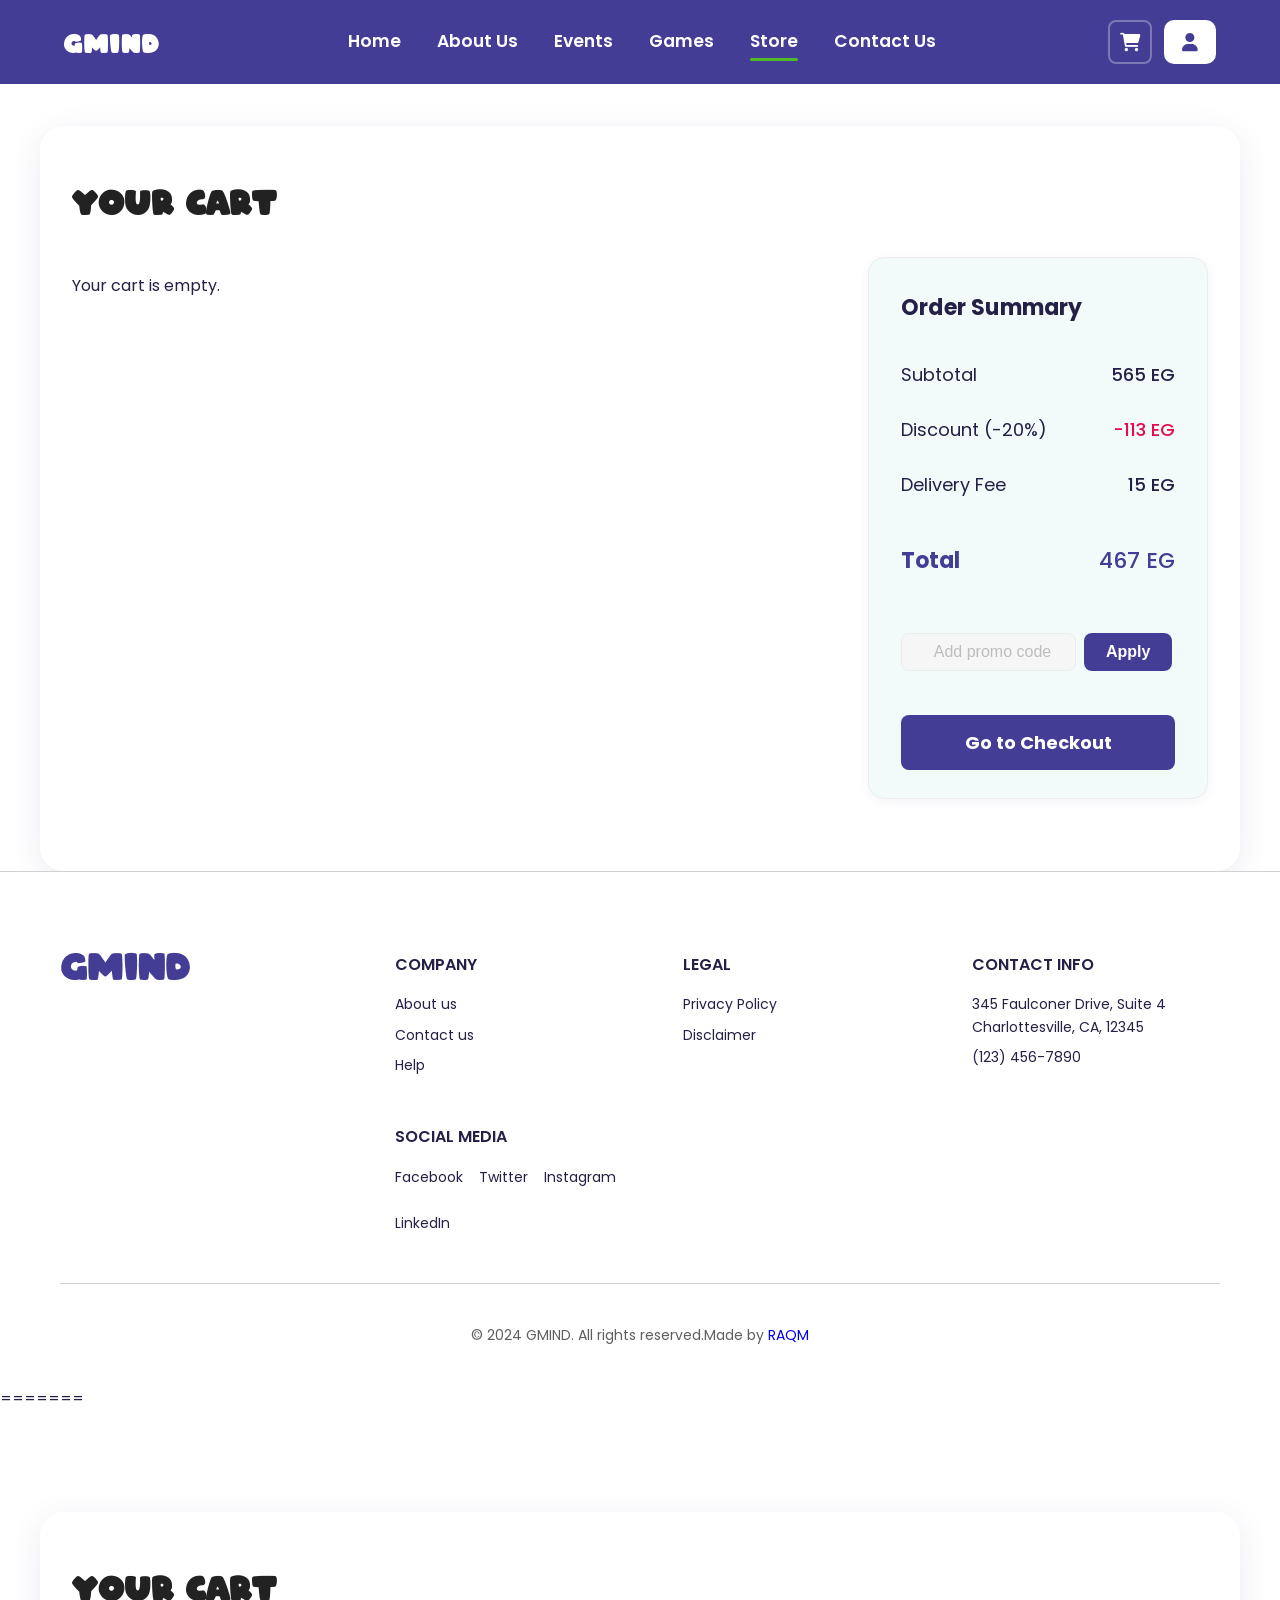
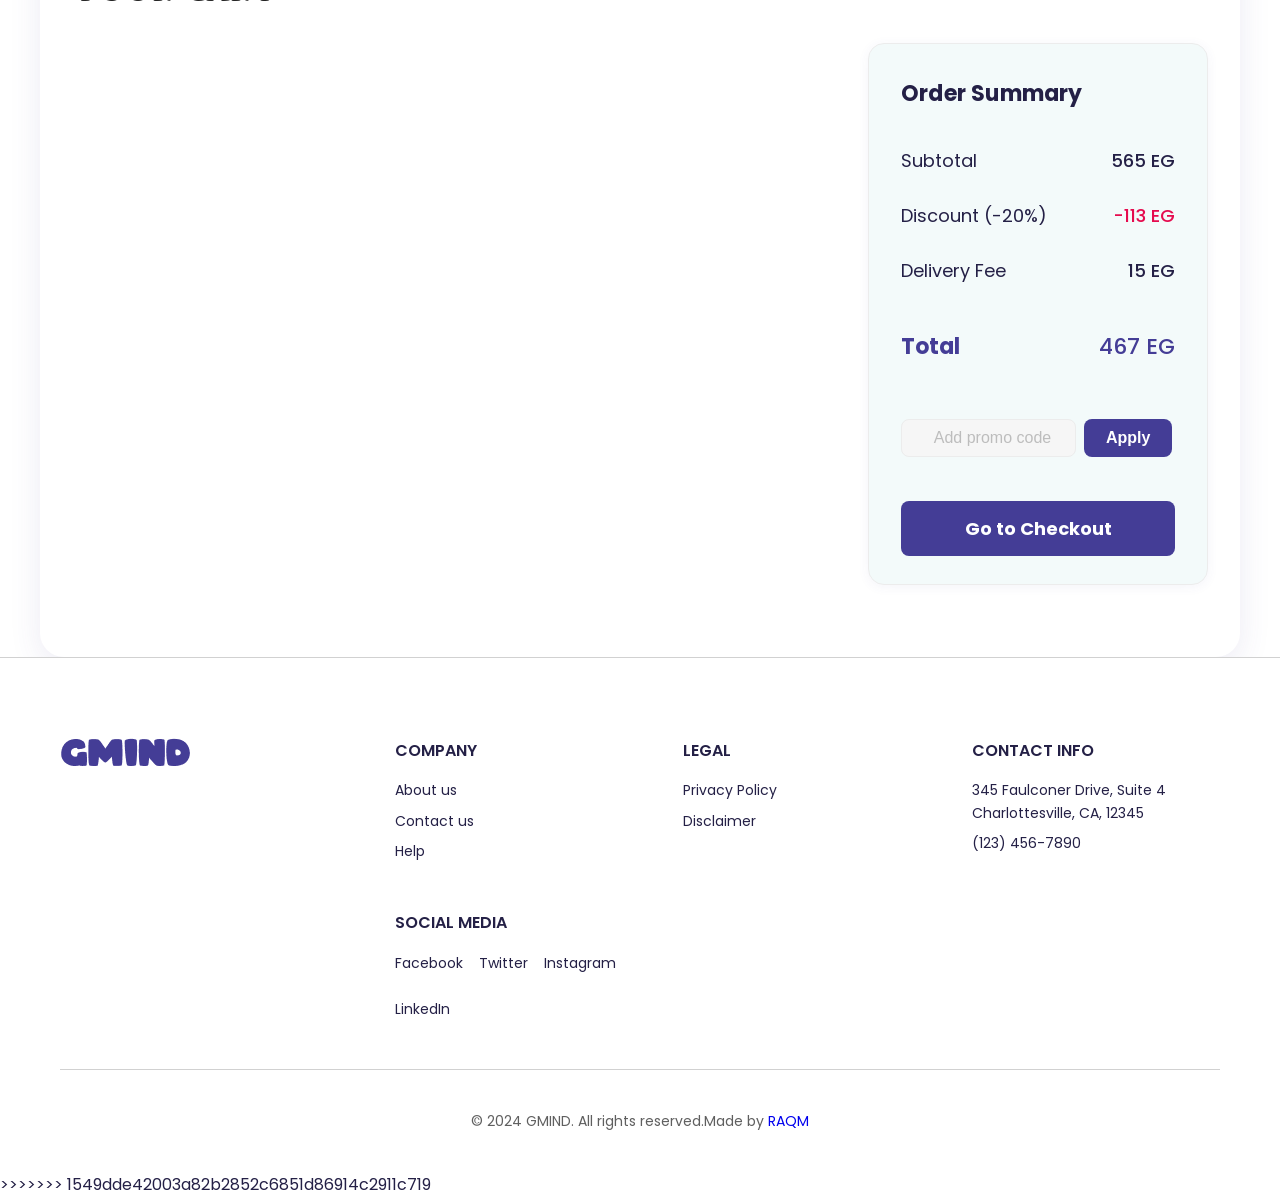
<file: cart.html>
<<<<<<< HEAD
<!DOCTYPE html>
<html lang="en">
  <head>
    <meta charset="UTF-8" />
    <meta name="viewport" content="width=device-width, initial-scale=1.0" />
    <title>Shopping Cart</title>
    <link rel="stylesheet" href="styles.css" />
    <link rel="stylesheet" href="cart.css" />
    <link rel="stylesheet" href="produt_details.css" />
    <link
      href="https://fonts.googleapis.com/css2?family=Poppins:wght@300;400;500;600;700&family=Inter:wght@400;500;600;700&family=Lexend:wght@400;500;600;700&display=swap"
      rel="stylesheet"
    />
    <link
      rel="stylesheet"
      href="https://cdnjs.cloudflare.com/ajax/libs/font-awesome/6.0.0/css/all.min.css"
    />
  </head>
  <body>
    <!-- Header / Navigation -->
    <header>
      <div class="container nav-container">
        <span class="gmind-logo-text">GMIND</span>
        <nav>
          <ul>
            <li><a href="index.html">Home</a></li>
            <li><a href="aboutus.html">About Us</a></li>
            <li><a href="events.html">Events</a></li>
            <li><a href="#">Games</a></li>
            <li><a href="store.html" class="active">Store</a></li>
            <li><a href="#">Contact Us</a></li>
          </ul>
        </nav>
        <div class="auth-links">
          <a href="cart.html" class="btn btn-icon cart-header-link">
            <i class="fas fa-shopping-cart"></i>
            <span class="cart-badge" id="cart-badge">0</span>
          </a>
          <a href="#" class="btn btn-icon btn-primary">
            <i class="fas fa-user"></i>
          </a>
        </div>
        <button class="mobile-menu-toggle" id="mobile-menu-toggle">
          <span></span>
          <span></span>
          <span></span>
        </button>
      </div>
    </header>

    <!-- Mobile menu overlay -->
    <div class="mobile-menu-overlay" id="mobile-menu-overlay"></div>

    <!-- Mobile menu -->
    <div class="mobile-menu" id="mobile-menu">
      <button class="mobile-menu-close" id="mobile-menu-close">&times;</button>
      <ul>
        <li><a href="index.html">Home</a></li>
        <li><a href="aboutus.html">About Us</a></li>
        <li><a href="events.html">Events</a></li>
        <li><a href="games.html">Games</a></li>
        <li><a href="store.html" class="active">Store</a></li>
        <li><a href="contact_us.html">Contact Us</a></li>
      </ul>
      <div class="auth-links">
        <a href="cart.html" class="btn btn-icon cart-header-link">
          <i class="fas fa-shopping-cart"></i>
          <span class="cart-badge" id="cart-badge">0</span>
        </a>
        <a href="#" class="btn btn-icon btn-primary">
          <i class="fas fa-user"></i>
        </a>
      </div>
    </div>

    <div class="cart-container container">
      <h1 class="cart-title section-title">Your cart</h1>
      <div class="cart-content">
        <div class="cart-items">
          <!-- Cart Item Example -->
          <!-- Repeat for more items as needed -->
        </div>
        <div class="cart-summary">
          <div class="cart-summary-title">Order Summary</div>
          <div class="cart-summary-row">
            <span>Subtotal</span>
            <span class="cart-summary-value">565 EG</span>
          </div>
          <div class="cart-summary-row">
            <span>Discount (-20%)</span>
            <span class="cart-summary-value cart-summary-discount"
              >-113 EG</span
            >
          </div>
          <div class="cart-summary-row">
            <span>Delivery Fee</span>
            <span class="cart-summary-value">15 EG</span>
          </div>
          <div class="cart-summary-row cart-summary-total">
            <span>Total</span>
            <span class="cart-summary-value">467 EG</span>
          </div>
          <div class="cart-summary-promo">
            <input
              type="text"
              class="cart-promo-input"
              placeholder="Add promo code"
            />
            <button class="cart-promo-apply">Apply</button>
          </div>
          <button class="btn btn-primary cart-checkout-btn">
            Go to Checkout
          </button>
        </div>
      </div>
    </div>

    <!-- Footer -->
    <footer id="contact" class="footer">
      <div class="container">
        <div class="footer-content">
          <div class="footer-brand">
            <img src="Images/GMIND.png" />
          </div>
          <div class="footer-links">
            <div class="footer-section">
              <h4>Company</h4>
              <a href="#about">About us</a>
              <a href="#contact">Contact us</a>
              <a href="#help">Help</a>
            </div>
            <div class="footer-section">
              <h4>Legal</h4>
              <a href="#privacy">Privacy Policy</a>
              <a href="#disclaimer">Disclaimer</a>
            </div>
            <div class="footer-section">
              <h4>Contact Info</h4>
              <p>
                345 Faulconer Drive, Suite 4<br />Charlottesville, CA, 12345
              </p>
              <p>(123) 456-7890</p>
            </div>
            <div class="footer-section">
              <h4>Social Media</h4>
              <div class="social-links">
                <a href="#" class="social-link">Facebook</a>
                <a href="#" class="social-link">Twitter</a>
                <a href="#" class="social-link">Instagram</a>
                <a href="#" class="social-link">LinkedIn</a>
              </div>
            </div>
          </div>
        </div>
        <div class="footer-bottom">
          <p>
            &copy; 2024 GMIND. All rights reserved.Made by
            <a href="#" style="text-decoration: none">RAQM</a>
          </p>
        </div>
      </div>
    </footer>

    <script>
      // Header scroll effect
      window.addEventListener("scroll", function () {
        const header = document.querySelector(".header");
        if (window.scrollY > 50) {
          header.classList.add("scrolled");
        } else {
          header.classList.remove("scrolled");
        }
      });

      // Mobile menu functionality
      const mobileMenuToggle = document.getElementById("mobile-menu-toggle");
      const mobileMenu = document.getElementById("mobile-menu");
      const mobileMenuOverlay = document.getElementById("mobile-menu-overlay");
      const mobileMenuClose = document.getElementById("mobile-menu-close");

      function openMobileMenu() {
        mobileMenuToggle.classList.add("active");
        mobileMenu.classList.add("active");
        mobileMenuOverlay.classList.add("active");
        document.body.style.overflow = "hidden";
      }

      function closeMobileMenu() {
        mobileMenuToggle.classList.remove("active");
        mobileMenu.classList.remove("active");
        mobileMenuOverlay.classList.remove("active");
        document.body.style.overflow = "";
      }

      // Event listeners for mobile menu
      mobileMenuToggle.addEventListener("click", openMobileMenu);
      mobileMenuClose.addEventListener("click", closeMobileMenu);
      mobileMenuOverlay.addEventListener("click", closeMobileMenu);

      // Close menu when clicking on a link
      const mobileMenuLinks = mobileMenu.querySelectorAll("a");
      mobileMenuLinks.forEach((link) => {
        link.addEventListener("click", closeMobileMenu);
      });

      // Close menu on escape key
      document.addEventListener("keydown", (e) => {
        if (e.key === "Escape" && mobileMenu.classList.contains("active")) {
          closeMobileMenu();
        }
      });
    </script>
    <script>
      function updateCartBadge() {
        const cart = JSON.parse(localStorage.getItem("cart")) || [];
        const count = cart.reduce((sum, item) => sum + (item.quantity || 1), 0);
        document.querySelectorAll("#cart-badge").forEach((badge) => {
          badge.textContent = count > 0 ? count : "";
          badge.style.display = count > 0 ? "inline-block" : "none";
        });
      }

      function renderCart() {
        const cart = JSON.parse(localStorage.getItem("cart")) || [];
        const cartItemsContainer = document.querySelector(".cart-items");
        cartItemsContainer.innerHTML = "";
        if (cart.length === 0) {
          cartItemsContainer.innerHTML = "<p>Your cart is empty.</p>";
          updateCartBadge();
          return;
        }
        cart.forEach((item, idx) => {
          const itemDiv = document.createElement("div");
          itemDiv.className = "cart-item";
          itemDiv.innerHTML = `
      <div class="cart-item-image">
        <img src="${item.image}" alt="Product Image" />
      </div>
      <div class="cart-item-details">
        <div class="cart-item-name">${item.name}</div>
        <div class="cart-item-meta">
          <span class="cart-item-desc">${item.desc}</span>
          <span class="cart-item-price">${item.price} EG</span>
          <div class="cart-item-qty">
            <button class="qty-btn qty-minus" data-idx="${idx}">-</button>
            <input type="text" class="qty-input" value="${item.quantity}" readonly />
            <button class="qty-btn qty-plus" data-idx="${idx}">+</button>
          </div>
        </div>
      </div>
      <button class="cart-item-remove" title="Remove item" data-idx="${idx}">
        <i class="fas fa-trash"></i>
      </button>
    `;
          cartItemsContainer.appendChild(itemDiv);
        });
        // Add event listeners for quantity and remove
        document.querySelectorAll(".qty-minus").forEach((btn) => {
          btn.onclick = function () {
            updateQuantity(this.dataset.idx, -1);
          };
        });
        document.querySelectorAll(".qty-plus").forEach((btn) => {
          btn.onclick = function () {
            updateQuantity(this.dataset.idx, 1);
          };
        });
        document.querySelectorAll(".cart-item-remove").forEach((btn) => {
          btn.onclick = function () {
            removeItem(this.dataset.idx);
          };
        });
        updateCartBadge();
        updateSummary();
      }
      function updateQuantity(idx, delta) {
        let cart = JSON.parse(localStorage.getItem("cart")) || [];
        cart[idx].quantity += delta;
        if (cart[idx].quantity < 1) cart[idx].quantity = 1;
        localStorage.setItem("cart", JSON.stringify(cart));
        renderCart();
      }
      function removeItem(idx) {
        let cart = JSON.parse(localStorage.getItem("cart")) || [];
        cart.splice(idx, 1);
        localStorage.setItem("cart", JSON.stringify(cart));
        renderCart();
      }
      function updateSummary() {
        const cart = JSON.parse(localStorage.getItem("cart")) || [];
        let subtotal = 0;
        cart.forEach((item) => {
          subtotal += parseFloat(item.price) * item.quantity;
        });
        document
          .querySelectorAll(".cart-summary-row")[0]
          .querySelector(".cart-summary-value").textContent = subtotal + " EG";
        // Example: discount and total calculation
        let discount = Math.round(subtotal * 0.2);
        document
          .querySelectorAll(".cart-summary-row")[1]
          .querySelector(".cart-summary-value").textContent =
          "-" + discount + " EG";
        let delivery = 15;
        document
          .querySelectorAll(".cart-summary-row")[2]
          .querySelector(".cart-summary-value").textContent = delivery + " EG";
        let total = subtotal - discount + delivery;
        document.querySelector(
          ".cart-summary-total .cart-summary-value"
        ).textContent = total + " EG";
      }
      document.addEventListener("DOMContentLoaded", function () {
        renderCart();
        updateCartBadge();
      });
    </script>
    <style>
      .cart-badge {
        position: absolute;
        top: -6px;
        right: -6px;
        background: #e50b4e;
        color: #fff;
        border-radius: 50%;
        font-size: 12px;
        font-weight: 700;
        min-width: 20px;
        height: 20px;
        display: flex;
        align-items: center;
        justify-content: center;
        padding: 0 6px;
        z-index: 10;
        box-shadow: 0 1px 4px rgba(0, 0, 0, 0.12);
      }
      .cart-header-link {
        position: relative;
      }
    </style>
  </body>
</html>
=======
<!DOCTYPE html>
<html lang="en">
  <head>
    <meta charset="UTF-8" />
    <meta name="viewport" content="width=device-width, initial-scale=1.0" />
    <title>Shopping Cart</title>
    <link rel="stylesheet" href="styles.css" />
    <link rel="stylesheet" href="cart.css" />
    <link rel="stylesheet" href="produt_details.css" />
    <link
      href="https://fonts.googleapis.com/css2?family=Poppins:wght@300;400;500;600;700&family=Inter:wght@400;500;600;700&family=Lexend:wght@400;500;600;700&display=swap"
      rel="stylesheet"
    />
    <link
      rel="stylesheet"
      href="https://cdnjs.cloudflare.com/ajax/libs/font-awesome/6.0.0/css/all.min.css"
    />
  </head>
  <body>
    <!-- Header / Navigation -->
    <header>
      <div class="container nav-container">
        <span class="gmind-logo-text">GMIND</span>
        <nav>
          <ul>
            <li><a href="index.html">Home</a></li>
            <li><a href="aboutus.html">About Us</a></li>
            <li><a href="events.html">Events</a></li>
            <li><a href="#">Games</a></li>
            <li><a href="store.html" class="active">Store</a></li>
            <li><a href="#">Contact Us</a></li>
          </ul>
        </nav>
        <div class="auth-links">
          <a href="cart.html" class="btn btn-icon cart-header-link">
            <i class="fas fa-shopping-cart"></i>
            <span class="cart-badge" id="cart-badge">0</span>
          </a>
          <a href="#" class="btn btn-icon btn-primary">
            <i class="fas fa-user"></i>
          </a>
        </div>
        <button class="mobile-menu-toggle" id="mobile-menu-toggle">
          <span></span>
          <span></span>
          <span></span>
        </button>
      </div>
    </header>

    <!-- Mobile menu overlay -->
    <div class="mobile-menu-overlay" id="mobile-menu-overlay"></div>

    <!-- Mobile menu -->
    <div class="mobile-menu" id="mobile-menu">
      <button class="mobile-menu-close" id="mobile-menu-close">&times;</button>
      <ul>
        <li><a href="index.html">Home</a></li>
        <li><a href="aboutus.html">About Us</a></li>
        <li><a href="events.html">Events</a></li>
        <li><a href="games.html">Games</a></li>
        <li><a href="store.html" class="active">Store</a></li>
        <li><a href="contact_us.html">Contact Us</a></li>
      </ul>
      <div class="auth-links">
        <a href="cart.html" class="btn btn-icon cart-header-link">
          <i class="fas fa-shopping-cart"></i>
          <span class="cart-badge" id="cart-badge">0</span>
        </a>
        <a href="#" class="btn btn-icon btn-primary">
          <i class="fas fa-user"></i>
        </a>
      </div>
    </div>

    <div class="cart-container container">
      <h1 class="cart-title section-title">Your cart</h1>
      <div class="cart-content">
        <div class="cart-items">
          <!-- Cart Item Example -->
          <!-- Repeat for more items as needed -->
        </div>
        <div class="cart-summary">
          <div class="cart-summary-title">Order Summary</div>
          <div class="cart-summary-row">
            <span>Subtotal</span>
            <span class="cart-summary-value">565 EG</span>
          </div>
          <div class="cart-summary-row">
            <span>Discount (-20%)</span>
            <span class="cart-summary-value cart-summary-discount"
              >-113 EG</span
            >
          </div>
          <div class="cart-summary-row">
            <span>Delivery Fee</span>
            <span class="cart-summary-value">15 EG</span>
          </div>
          <div class="cart-summary-row cart-summary-total">
            <span>Total</span>
            <span class="cart-summary-value">467 EG</span>
          </div>
          <div class="cart-summary-promo">
            <input
              type="text"
              class="cart-promo-input"
              placeholder="Add promo code"
            />
            <button class="cart-promo-apply">Apply</button>
          </div>
          <button class="btn btn-primary cart-checkout-btn">
            Go to Checkout
          </button>
        </div>
      </div>
    </div>

    <!-- Footer -->
    <footer id="contact" class="footer">
      <div class="container">
        <div class="footer-content">
          <div class="footer-brand">
            <img src="Images/GMIND.png" />
          </div>
          <div class="footer-links">
            <div class="footer-section">
              <h4>Company</h4>
              <a href="#about">About us</a>
              <a href="#contact">Contact us</a>
              <a href="#help">Help</a>
            </div>
            <div class="footer-section">
              <h4>Legal</h4>
              <a href="#privacy">Privacy Policy</a>
              <a href="#disclaimer">Disclaimer</a>
            </div>
            <div class="footer-section">
              <h4>Contact Info</h4>
              <p>
                345 Faulconer Drive, Suite 4<br />Charlottesville, CA, 12345
              </p>
              <p>(123) 456-7890</p>
            </div>
            <div class="footer-section">
              <h4>Social Media</h4>
              <div class="social-links">
                <a href="#" class="social-link">Facebook</a>
                <a href="#" class="social-link">Twitter</a>
                <a href="#" class="social-link">Instagram</a>
                <a href="#" class="social-link">LinkedIn</a>
              </div>
            </div>
          </div>
        </div>
        <div class="footer-bottom">
          <p>
            &copy; 2024 GMIND. All rights reserved.Made by
            <a href="#" style="text-decoration: none">RAQM</a>
          </p>
        </div>
      </div>
    </footer>

    <script>
      // Header scroll effect
      window.addEventListener("scroll", function () {
        const header = document.querySelector(".header");
        if (window.scrollY > 50) {
          header.classList.add("scrolled");
        } else {
          header.classList.remove("scrolled");
        }
      });

      // Mobile menu functionality
      const mobileMenuToggle = document.getElementById("mobile-menu-toggle");
      const mobileMenu = document.getElementById("mobile-menu");
      const mobileMenuOverlay = document.getElementById("mobile-menu-overlay");
      const mobileMenuClose = document.getElementById("mobile-menu-close");

      function openMobileMenu() {
        mobileMenuToggle.classList.add("active");
        mobileMenu.classList.add("active");
        mobileMenuOverlay.classList.add("active");
        document.body.style.overflow = "hidden";
      }

      function closeMobileMenu() {
        mobileMenuToggle.classList.remove("active");
        mobileMenu.classList.remove("active");
        mobileMenuOverlay.classList.remove("active");
        document.body.style.overflow = "";
      }

      // Event listeners for mobile menu
      mobileMenuToggle.addEventListener("click", openMobileMenu);
      mobileMenuClose.addEventListener("click", closeMobileMenu);
      mobileMenuOverlay.addEventListener("click", closeMobileMenu);

      // Close menu when clicking on a link
      const mobileMenuLinks = mobileMenu.querySelectorAll("a");
      mobileMenuLinks.forEach((link) => {
        link.addEventListener("click", closeMobileMenu);
      });

      // Close menu on escape key
      document.addEventListener("keydown", (e) => {
        if (e.key === "Escape" && mobileMenu.classList.contains("active")) {
          closeMobileMenu();
        }
      });
    </script>
    <script>
      function updateCartBadge() {
        const cart = JSON.parse(localStorage.getItem("cart")) || [];
        const count = cart.reduce((sum, item) => sum + (item.quantity || 1), 0);
        document.querySelectorAll("#cart-badge").forEach((badge) => {
          badge.textContent = count > 0 ? count : "";
          badge.style.display = count > 0 ? "inline-block" : "none";
        });
      }

      function renderCart() {
        const cart = JSON.parse(localStorage.getItem("cart")) || [];
        const cartItemsContainer = document.querySelector(".cart-items");
        cartItemsContainer.innerHTML = "";
        if (cart.length === 0) {
          cartItemsContainer.innerHTML = "<p>Your cart is empty.</p>";
          updateCartBadge();
          return;
        }
        cart.forEach((item, idx) => {
          const itemDiv = document.createElement("div");
          itemDiv.className = "cart-item";
          itemDiv.innerHTML = `
      <div class="cart-item-image">
        <img src="${item.image}" alt="Product Image" />
      </div>
      <div class="cart-item-details">
        <div class="cart-item-name">${item.name}</div>
        <div class="cart-item-meta">
          <span class="cart-item-desc">${item.desc}</span>
          <span class="cart-item-price">${item.price} EG</span>
          <div class="cart-item-qty">
            <button class="qty-btn qty-minus" data-idx="${idx}">-</button>
            <input type="text" class="qty-input" value="${item.quantity}" readonly />
            <button class="qty-btn qty-plus" data-idx="${idx}">+</button>
          </div>
        </div>
      </div>
      <button class="cart-item-remove" title="Remove item" data-idx="${idx}">
        <i class="fas fa-trash"></i>
      </button>
    `;
          cartItemsContainer.appendChild(itemDiv);
        });
        // Add event listeners for quantity and remove
        document.querySelectorAll(".qty-minus").forEach((btn) => {
          btn.onclick = function () {
            updateQuantity(this.dataset.idx, -1);
          };
        });
        document.querySelectorAll(".qty-plus").forEach((btn) => {
          btn.onclick = function () {
            updateQuantity(this.dataset.idx, 1);
          };
        });
        document.querySelectorAll(".cart-item-remove").forEach((btn) => {
          btn.onclick = function () {
            removeItem(this.dataset.idx);
          };
        });
        updateCartBadge();
        updateSummary();
      }
      function updateQuantity(idx, delta) {
        let cart = JSON.parse(localStorage.getItem("cart")) || [];
        cart[idx].quantity += delta;
        if (cart[idx].quantity < 1) cart[idx].quantity = 1;
        localStorage.setItem("cart", JSON.stringify(cart));
        renderCart();
      }
      function removeItem(idx) {
        let cart = JSON.parse(localStorage.getItem("cart")) || [];
        cart.splice(idx, 1);
        localStorage.setItem("cart", JSON.stringify(cart));
        renderCart();
      }
      function updateSummary() {
        const cart = JSON.parse(localStorage.getItem("cart")) || [];
        let subtotal = 0;
        cart.forEach((item) => {
          subtotal += parseFloat(item.price) * item.quantity;
        });
        document
          .querySelectorAll(".cart-summary-row")[0]
          .querySelector(".cart-summary-value").textContent = subtotal + " EG";
        // Example: discount and total calculation
        let discount = Math.round(subtotal * 0.2);
        document
          .querySelectorAll(".cart-summary-row")[1]
          .querySelector(".cart-summary-value").textContent =
          "-" + discount + " EG";
        let delivery = 15;
        document
          .querySelectorAll(".cart-summary-row")[2]
          .querySelector(".cart-summary-value").textContent = delivery + " EG";
        let total = subtotal - discount + delivery;
        document.querySelector(
          ".cart-summary-total .cart-summary-value"
        ).textContent = total + " EG";
      }
      document.addEventListener("DOMContentLoaded", function () {
        renderCart();
        updateCartBadge();
      });
    </script>
    <style>
      .cart-badge {
        position: absolute;
        top: -6px;
        right: -6px;
        background: #e50b4e;
        color: #fff;
        border-radius: 50%;
        font-size: 12px;
        font-weight: 700;
        min-width: 20px;
        height: 20px;
        display: flex;
        align-items: center;
        justify-content: center;
        padding: 0 6px;
        z-index: 10;
        box-shadow: 0 1px 4px rgba(0, 0, 0, 0.12);
      }
      .cart-header-link {
        position: relative;
      }
    </style>
  </body>
</html>
>>>>>>> 1549dde42003a82b2852c6851d86914c2911c719
</file>
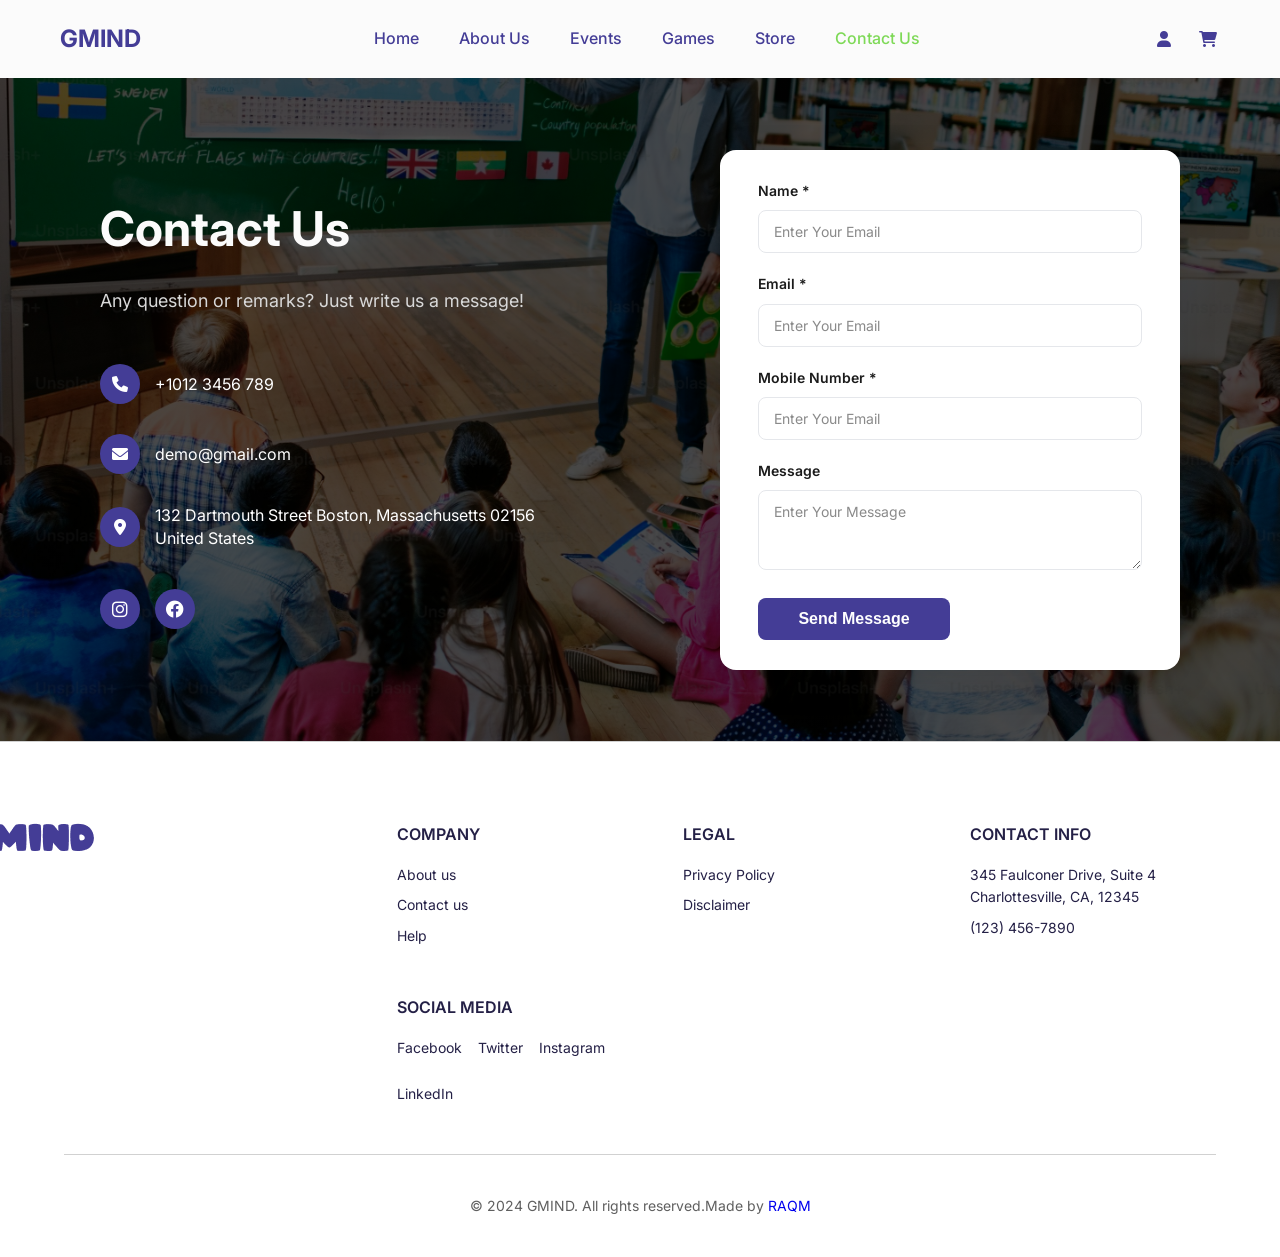
<file: contact_us.html>
<!DOCTYPE html>
<html lang="en">
  <head>
    <meta charset="UTF-8" />
    <meta name="viewport" content="width=device-width, initial-scale=1.0" />
    <title>Contact Us - GMIND Platform</title>
    <link rel="stylesheet" href="contact_us.css" />
    <link
      href="https://cdnjs.cloudflare.com/ajax/libs/font-awesome/6.0.0/css/all.min.css"
      rel="stylesheet"
    />
    <link
      href="https://fonts.googleapis.com/css2?family=Inter:wght@300;400;500;600;700&display=swap"
      rel="stylesheet"
    />
  </head>
  <body>
    <!-- Main Container -->
    <div class="main-container">
      <!-- Header -->
      <header class="header">
        <div class="header-content">
          <div class="logo">
            <span class="logo-text">GMIND</span>
          </div>

          <nav class="navigation">
            <a href="index.html" class="nav-link">Home</a>
            <a href="aboutus.html" class="nav-link">About Us</a>
            <a href="events.html" class="nav-link">Events</a>
            <a href="games.html" class="nav-link">Games</a>
            <a href="store.html" class="nav-link">Store</a>
            <a href="contact_us.html" class="nav-link active">Contact Us</a>
          </nav>

          <div class="header-icons">
            <div class="icon-container">
              <i class="fas fa-user"></i>
            </div>
            <div class="icon-container">
              <i class="fas fa-shopping-cart"></i>
            </div>
          </div>
        </div>
      </header>

      <!-- Contact Section -->
      <section class="contact-section">
        <div class="contact-background">
          <div class="contact-content">
            <!-- Left Column - Contact Info -->
            <div class="contact-info">
              <div class="contact-header">
                <h1 class="contact-title">Contact Us</h1>
                <p class="contact-subtitle">
                  Any question or remarks? Just write us a message!
                </p>
              </div>

              <div class="contact-details">
                <div class="contact-item">
                  <div class="contact-icon">
                    <i class="fas fa-phone"></i>
                  </div>
                  <span class="contact-text">+1012 3456 789</span>
                </div>

                <div class="contact-item">
                  <div class="contact-icon">
                    <i class="fas fa-envelope"></i>
                  </div>
                  <span class="contact-text">demo@gmail.com</span>
                </div>

                <div class="contact-item">
                  <div class="contact-icon">
                    <i class="fas fa-map-marker-alt"></i>
                  </div>
                  <span class="contact-text"
                    >132 Dartmouth Street Boston, Massachusetts 02156 United
                    States</span
                  >
                </div>
              </div>

              <div class="social-media">
                <div class="social-icon">
                  <i class="fab fa-instagram"></i>
                </div>
                <div class="social-icon">
                  <i class="fab fa-facebook"></i>
                </div>
              </div>
            </div>

            <!-- Right Column - Contact Form -->
            <div class="contact-form-container">
              <form class="contact-form">
                <div class="form-group">
                  <label class="form-label">Name *</label>
                  <input
                    type="text"
                    class="form-input"
                    placeholder="Enter Your Email"
                  />
                </div>

                <div class="form-group">
                  <label class="form-label">Email *</label>
                  <input
                    type="email"
                    class="form-input"
                    placeholder="Enter Your Email"
                  />
                </div>

                <div class="form-group">
                  <label class="form-label">Mobile Number *</label>
                  <input
                    type="tel"
                    class="form-input"
                    placeholder="Enter Your Email"
                  />
                </div>

                <div class="form-group">
                  <label class="form-label">Message</label>
                  <textarea
                    class="form-textarea"
                    placeholder="Enter Your Message"
                  ></textarea>
                </div>

                <div class="form-group">
                  <button type="submit" class="submit-btn">Send Message</button>
                </div>
              </form>
            </div>
          </div>
        </div>
      </section>

      <!-- Footer -->
      <footer class="footer">
        <div class="container">
          <div class="footer-content">
            <div class="footer-brand">
              <img src="Images/GMIND.png" alt="GMIND Logo" />
            </div>
            <div class="footer-links">
              <div class="footer-section">
                <h4>Company</h4>
                <a href="aboutus.html">About us</a>
                <a href="contact_us.html">Contact us</a>
                <a href="#help">Help</a>
              </div>
              <div class="footer-section">
                <h4>Legal</h4>
                <a href="#privacy">Privacy Policy</a>
                <a href="#disclaimer">Disclaimer</a>
              </div>
              <div class="footer-section">
                <h4>Contact Info</h4>
                <p>
                  345 Faulconer Drive, Suite 4<br />Charlottesville, CA, 12345
                </p>
                <p>(123) 456-7890</p>
              </div>
              <div class="footer-section">
                <h4>Social Media</h4>
                <div class="social-links">
                  <a href="#" class="social-link">Facebook</a>
                  <a href="#" class="social-link">Twitter</a>
                  <a href="#" class="social-link">Instagram</a>
                  <a href="#" class="social-link">LinkedIn</a>
                </div>
              </div>
            </div>
          </div>
          <div class="footer-bottom">
            <p>
              &copy; 2024 GMIND. All rights reserved.Made by
              <a href="#" style="text-decoration: none">RAQM</a>
            </p>
          </div>
        </div>
      </footer>
    </div>

    <script>
      // Form submission
      document
        .querySelector(".contact-form")
        .addEventListener("submit", function (e) {
          e.preventDefault();
          alert("Thank you for your message! We will get back to you soon.");
          this.reset();
        });
    </script>
  </body>
</html>
</file>
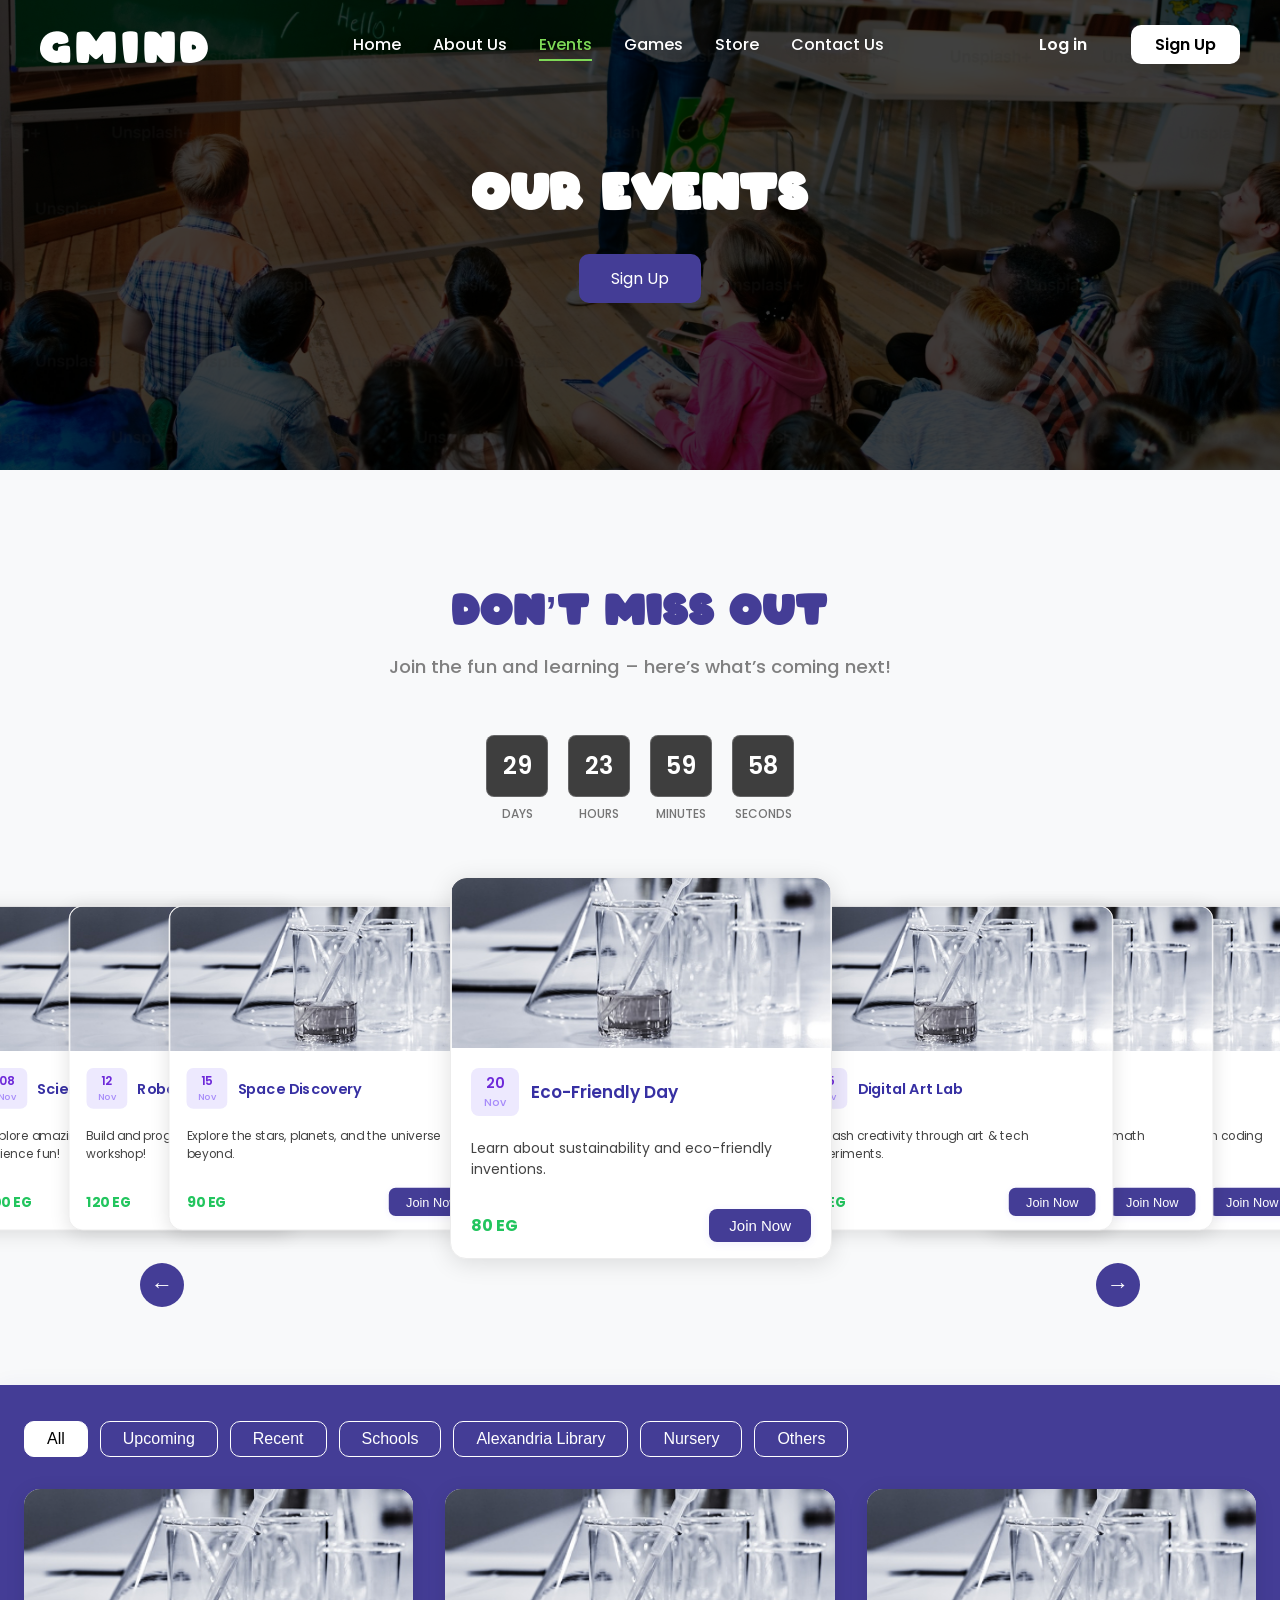
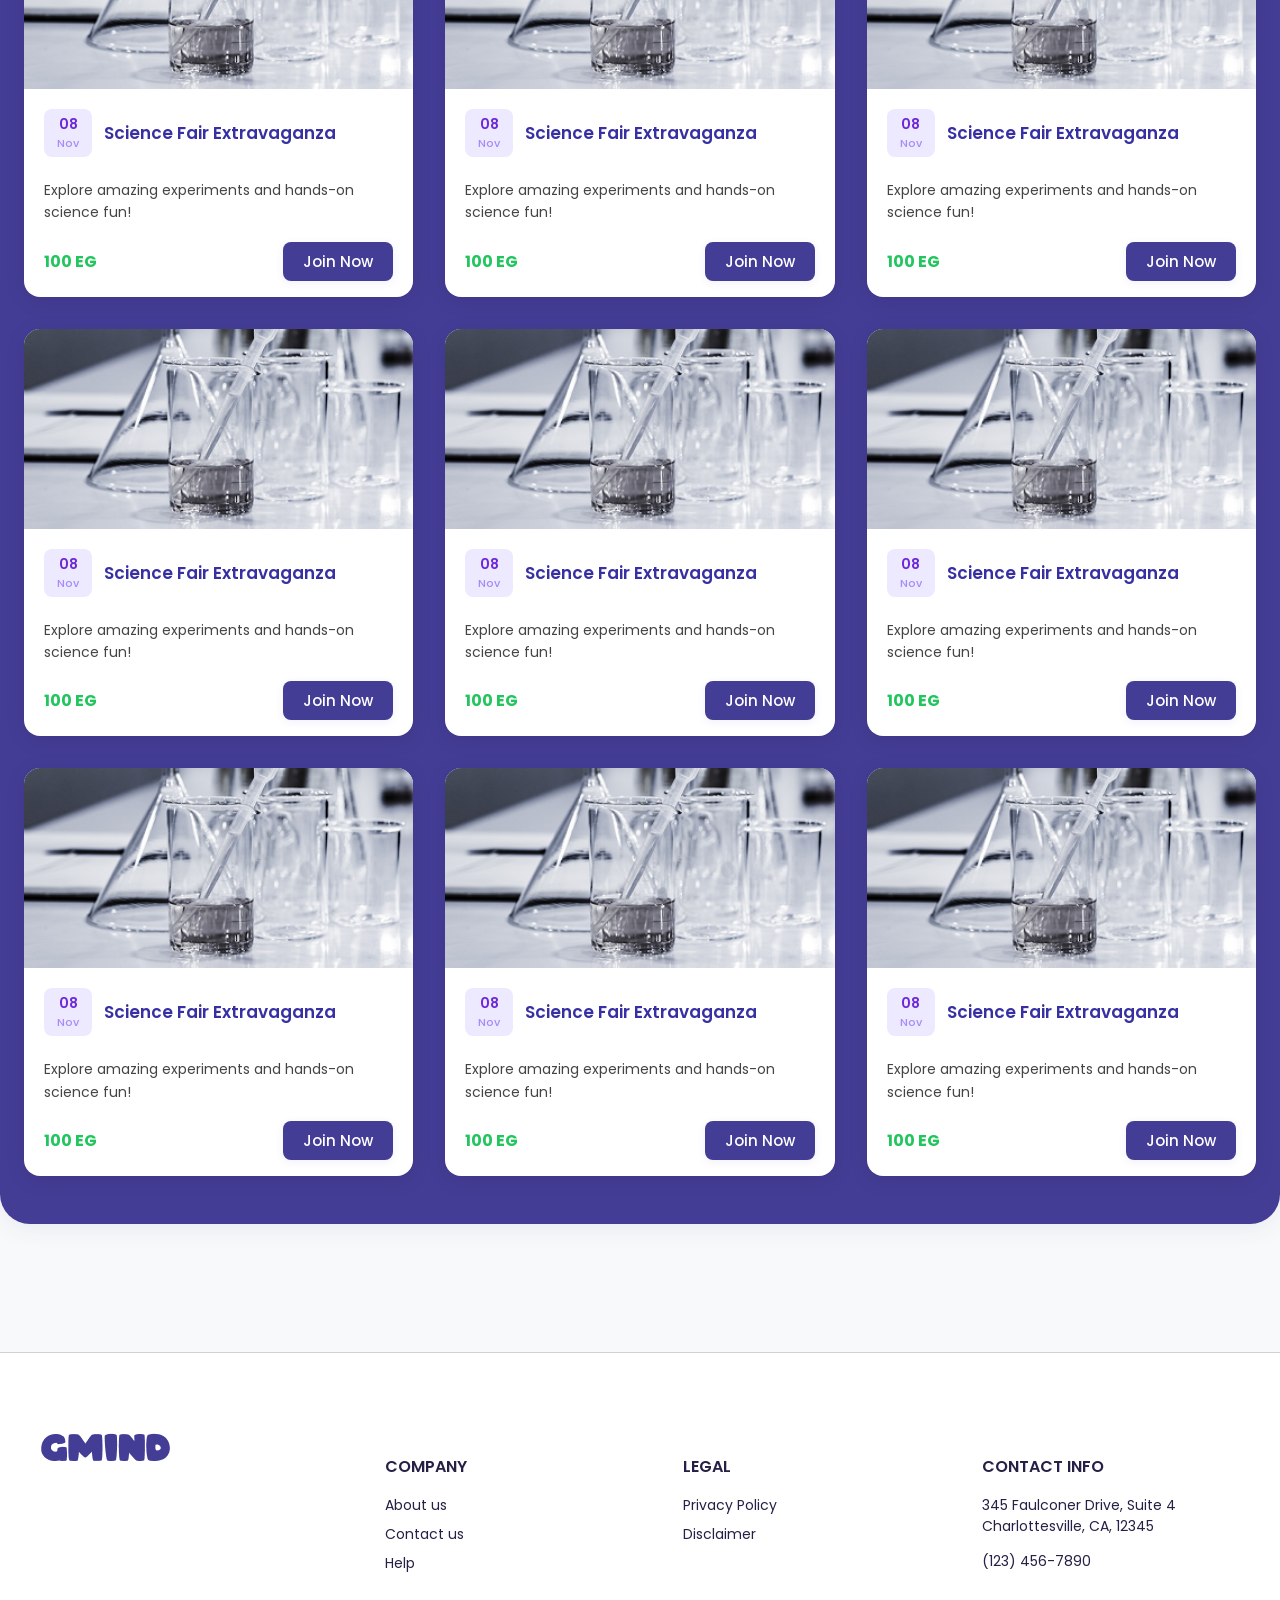
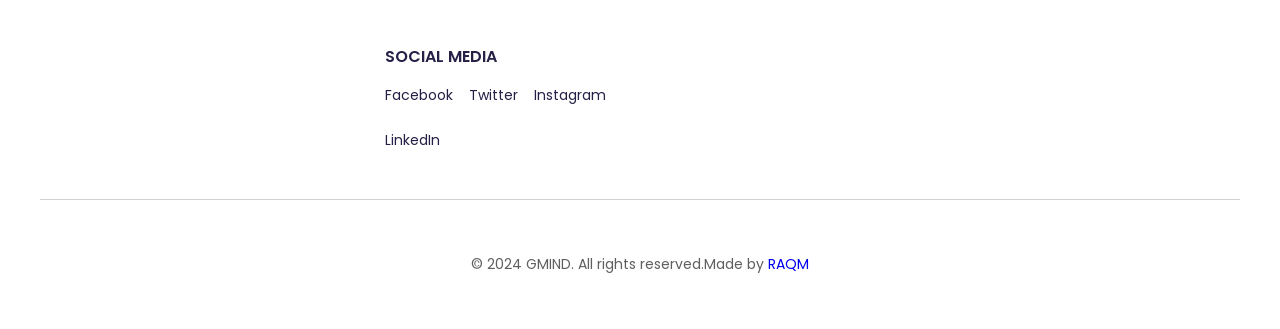
<file: events.html>
<!DOCTYPE html>
<html lang="en">
  <head>
    <meta charset="UTF-8" />
    <meta name="viewport" content="width=device-width, initial-scale=1.0" />
    <title>Events | GMIND</title>
    <link rel="stylesheet" href="events.css" />
    <link
      href="https://fonts.googleapis.com/css?family=Poppins:400,600,700&display=swap"
      rel="stylesheet"
    />
    <script>
      // Scroll header functionality
      document.addEventListener("DOMContentLoaded", function () {
        const header = document.querySelector("header");

        // Header scroll effect
        window.addEventListener("scroll", function () {
          if (window.scrollY > 100) {
            header.classList.add("scrolled");
          } else {
            header.classList.remove("scrolled");
          }
        });
      });
    </script>
  </head>
  <body>
    <!-- Header / Navigation -->
    <header>
      <div class="container nav-container">
        <!-- Replace logo image with text for GMIND logo -->
        <span class="gmind-logo-text">GMIND</span>
        <nav>
          <ul>
            <li><a href="index.html">Home</a></li>
            <li><a href="aboutus.html">About Us</a></li>
            <li><a href="events.html" class="active">Events</a></li>
            <li><a href="games.html">Games</a></li>
            <li><a href="store.html">Store</a></li>
            <li><a href="contact_us.html">Contact Us</a></li>
          </ul>
        </nav>
        <div class="auth-links">
          <a href="login.html" class="btn">Log in</a>
          <a href="signup.html" class="btn btn-primary">Sign Up</a>
        </div>
        <!-- Mobile menu toggle -->
        <button class="mobile-menu-toggle" id="mobile-menu-toggle">
          <span></span>
          <span></span>
          <span></span>
        </button>
      </div>
    </header>

    <!-- Mobile menu overlay -->
    <div class="mobile-menu-overlay" id="mobile-menu-overlay"></div>

    <!-- Mobile menu -->
    <div class="mobile-menu" id="mobile-menu">
      <button class="mobile-menu-close" id="mobile-menu-close">&times;</button>
      <ul>
        <li><a href="index.html">Home</a></li>
        <li><a href="aboutus.html">About Us</a></li>
        <li><a href="events.html" class="active">Events</a></li>
        <li><a href="games.html">Games</a></li>
        <li><a href="store.html">Store</a></li>
        <li><a href="contact_us.html">Contact Us</a></li>
      </ul>
      <div class="auth-links">
        <a href="login.html" class="btn">Log in</a>
        <a href="signup.html" class="btn btn-primary">Sign Up</a>
      </div>
    </div>

    <!-- Hero Section -->
    <section class="hero">
      <div class="container hero-content">
        <div class="hero-text">
          <h1 class="hero-title">
            <span class="hero-title-main">Our EVENTS</span><br />
          </h1>
          <a
            href="signup.html"
            class="btn btn-primary"
            style="background-color: #443d96"
            style="border-radius: 10px !important"
            >Sign Up</a
          >
        </div>
      </div>
    </section>

    <!-- Events Section -->
    <section class="events-section">
      <div class="container">
        <h2 class="events-title">Don’t Miss out</h2>
        <p class="events-subtitle">
          Join the fun and learning – here’s what’s coming next!
        </p>
        <div class="countdown-timer">
          <div class="timer-unit">
            <span class="timer-value" id="days">12</span>
            <span class="timer-label">Days</span>
          </div>
          <div class="timer-unit">
            <span class="timer-value" id="hours">00</span>
            <span class="timer-label">Hours</span>
          </div>
          <div class="timer-unit">
            <span class="timer-value" id="minutes">00</span>
            <span class="timer-label">Minutes</span>
          </div>
          <div class="timer-unit">
            <span class="timer-value" id="seconds">00</span>
            <span class="timer-label">Seconds</span>
          </div>
        </div>

        <div class="slider-container" id="sliderContainer">
          <div class="card">
            <img class="card-img" src="Images/img.png" alt="Science Fair" />
            <div class="badge-new">NEW</div>
            <div class="card-content">
              <div class="card-header">
                <div class="date-box">08<span>Nov</span></div>
                <h3 class="event-title">Science Fair Extravaganza</h3>
              </div>
              <div class="card-desc">
                Explore amazing experiments and hands-on science fun!
              </div>
              <div class="card-bottom">
                <span class="price">100 EG</span>
                <button class="join-btn">Join Now</button>
              </div>
            </div>
          </div>
          <div class="card">
            <img
              class="card-img"
              src="Images/img.png"
              alt="Robotics Workshop"
            />
            <div class="card-content">
              <div class="card-header">
                <div class="date-box">12<span>Nov</span></div>
                <h3 class="event-title">Robotics Workshop</h3>
              </div>
              <div class="card-desc">
                Build and program your own robot in a fun workshop!
              </div>
              <div class="card-bottom">
                <span class="price">120 EG</span>
                <button class="join-btn">Join Now</button>
              </div>
            </div>
          </div>
          <div class="card">
            <img class="card-img" src="Images/img.png" alt="Space Discovery" />
            <div class="card-content">
              <div class="card-header">
                <div class="date-box">15<span>Nov</span></div>
                <h3 class="event-title">Space Discovery</h3>
              </div>
              <div class="card-desc">
                Explore the stars, planets, and the universe beyond.
              </div>
              <div class="card-bottom">
                <span class="price">90 EG</span>
                <button class="join-btn">Join Now</button>
              </div>
            </div>
          </div>
          <div class="card">
            <img class="card-img" src="Images/img.png" alt="Eco-Friendly Day" />
            <div class="card-content">
              <div class="card-header">
                <div class="date-box">20<span>Nov</span></div>
                <h3 class="event-title">Eco-Friendly Day</h3>
              </div>
              <div class="card-desc">
                Learn about sustainability and eco-friendly inventions.
              </div>
              <div class="card-bottom">
                <span class="price">80 EG</span>
                <button class="join-btn">Join Now</button>
              </div>
            </div>
          </div>
          <div class="card">
            <img class="card-img" src="Images/img.png" alt="Digital Art Lab" />
            <div class="card-content">
              <div class="card-header">
                <div class="date-box">25<span>Nov</span></div>
                <h3 class="event-title">Digital Art Lab</h3>
              </div>
              <div class="card-desc">
                Unleash creativity through art & tech experiments.
              </div>
              <div class="card-bottom">
                <span class="price">95 EG</span>
                <button class="join-btn">Join Now</button>
              </div>
            </div>
          </div>
          <div class="card">
            <img class="card-img" src="Images/img.png" alt="Math Puzzle Day" />
            <div class="card-content">
              <div class="card-header">
                <div class="date-box">30<span>Nov</span></div>
                <h3 class="event-title">Math Puzzle Day</h3>
              </div>
              <div class="card-desc">
                Challenge your brain with exciting math activities.
              </div>
              <div class="card-bottom">
                <span class="price">70 EG</span>
                <button class="join-btn">Join Now</button>
              </div>
            </div>
          </div>
          <div class="card">
            <img class="card-img" src="Images/img.png" alt="Coding Workshop" />
            <div class="card-content">
              <div class="card-header">
                <div class="date-box">05<span>Dec</span></div>
                <h3 class="event-title">Coding Workshop</h3>
              </div>
              <div class="card-desc">
                Learn programming basics with fun coding projects.
              </div>
              <div class="card-bottom">
                <span class="price">110 EG</span>
                <button class="join-btn">Join Now</button>
              </div>
            </div>
          </div>
        </div>
        <div class="slider-controls">
          <button id="prevBtn" class="slider-btn">&#8592;</button>
          <button id="nextBtn" class="slider-btn">&#8594;</button>
        </div>

        <!-- Filter Bar and Event Card Grid Section -->
        <div class="event-filter-section-bg-wrapper">
          <div class="event-filter-section event-filter-section-bg">
            <div
              class="event-filters"
              style="
                display: flex;
                flex-wrap: wrap;
                gap: 12px;
                margin-bottom: 32px;
              "
            >
              <button class="filter-btn active">All</button>
              <button class="filter-btn">Upcoming</button>
              <button class="filter-btn">Recent</button>
              <button class="filter-btn">Schools</button>
              <button class="filter-btn">Alexandria Library</button>
              <button class="filter-btn">Nursery</button>
              <button class="filter-btn">Others</button>
            </div>
            <div
              class="event-card-grid"
              style="
                display: grid;
                grid-template-columns: repeat(auto-fit, minmax(320px, 1fr));
                gap: 32px;
              "
            >
              <!-- Example event cards, repeat as needed -->
              <div class="event-card">
                <div class="event-image">
                  <img src="Images/img.png" alt="Science Fair Extravaganza" />
                </div>
                <div class="event-content">
                  <div class="event-header">
                    <div class="date-box">08<span>Nov</span></div>
                    <h3 class="event-title">Science Fair Extravaganza</h3>
                  </div>
                  <div class="event-description">
                    Explore amazing experiments and hands-on science fun!
                  </div>
                  <div class="event-footer">
                    <span class="event-price">100 EG</span>
                    <a href="#" class="btn btn-primary">Join Now</a>
                  </div>
                </div>
              </div>
              <div class="event-card">
                <div class="event-image">
                  <img src="Images/img.png" alt="Science Fair Extravaganza" />
                </div>
                <div class="event-content">
                  <div class="event-header">
                    <div class="date-box">08<span>Nov</span></div>
                    <h3 class="event-title">Science Fair Extravaganza</h3>
                  </div>
                  <div class="event-description">
                    Explore amazing experiments and hands-on science fun!
                  </div>
                  <div class="event-footer">
                    <span class="event-price">100 EG</span>
                    <a href="#" class="btn btn-primary">Join Now</a>
                  </div>
                </div>
              </div>
              <div class="event-card">
                <div class="event-image">
                  <img src="Images/img.png" alt="Science Fair Extravaganza" />
                </div>
                <div class="event-content">
                  <div class="event-header">
                    <div class="date-box">08<span>Nov</span></div>
                    <h3 class="event-title">Science Fair Extravaganza</h3>
                  </div>
                  <div class="event-description">
                    Explore amazing experiments and hands-on science fun!
                  </div>
                  <div class="event-footer">
                    <span class="event-price">100 EG</span>
                    <a href="#" class="btn btn-primary">Join Now</a>
                  </div>
                </div>
              </div>
              <div class="event-card">
                <div class="event-image">
                  <img src="Images/img.png" alt="Science Fair Extravaganza" />
                </div>
                <div class="event-content">
                  <div class="event-header">
                    <div class="date-box">08<span>Nov</span></div>
                    <h3 class="event-title">Science Fair Extravaganza</h3>
                  </div>
                  <div class="event-description">
                    Explore amazing experiments and hands-on science fun!
                  </div>
                  <div class="event-footer">
                    <span class="event-price">100 EG</span>
                    <a href="#" class="btn btn-primary">Join Now</a>
                  </div>
                </div>
              </div>
              <div class="event-card">
                <div class="event-image">
                  <img src="Images/img.png" alt="Science Fair Extravaganza" />
                </div>
                <div class="event-content">
                  <div class="event-header">
                    <div class="date-box">08<span>Nov</span></div>
                    <h3 class="event-title">Science Fair Extravaganza</h3>
                  </div>
                  <div class="event-description">
                    Explore amazing experiments and hands-on science fun!
                  </div>
                  <div class="event-footer">
                    <span class="event-price">100 EG</span>
                    <a href="#" class="btn btn-primary">Join Now</a>
                  </div>
                </div>
              </div>
              <div class="event-card">
                <div class="event-image">
                  <img src="Images/img.png" alt="Science Fair Extravaganza" />
                </div>
                <div class="event-content">
                  <div class="event-header">
                    <div class="date-box">08<span>Nov</span></div>
                    <h3 class="event-title">Science Fair Extravaganza</h3>
                  </div>
                  <div class="event-description">
                    Explore amazing experiments and hands-on science fun!
                  </div>
                  <div class="event-footer">
                    <span class="event-price">100 EG</span>
                    <a href="#" class="btn btn-primary">Join Now</a>
                  </div>
                </div>
              </div>
              <div class="event-card">
                <div class="event-image">
                  <img src="Images/img.png" alt="Science Fair Extravaganza" />
                </div>
                <div class="event-content">
                  <div class="event-header">
                    <div class="date-box">08<span>Nov</span></div>
                    <h3 class="event-title">Science Fair Extravaganza</h3>
                  </div>
                  <div class="event-description">
                    Explore amazing experiments and hands-on science fun!
                  </div>
                  <div class="event-footer">
                    <span class="event-price">100 EG</span>
                    <a href="#" class="btn btn-primary">Join Now</a>
                  </div>
                </div>
              </div>
              <div class="event-card">
                <div class="event-image">
                  <img src="Images/img.png" alt="Science Fair Extravaganza" />
                </div>
                <div class="event-content">
                  <div class="event-header">
                    <div class="date-box">08<span>Nov</span></div>
                    <h3 class="event-title">Science Fair Extravaganza</h3>
                  </div>
                  <div class="event-description">
                    Explore amazing experiments and hands-on science fun!
                  </div>
                  <div class="event-footer">
                    <span class="event-price">100 EG</span>
                    <a href="#" class="btn btn-primary">Join Now</a>
                  </div>
                </div>
              </div>
              <div class="event-card">
                <div class="event-image">
                  <img src="Images/img.png" alt="Science Fair Extravaganza" />
                </div>
                <div class="event-content">
                  <div class="event-header">
                    <div class="date-box">08<span>Nov</span></div>
                    <h3 class="event-title">Science Fair Extravaganza</h3>
                  </div>
                  <div class="event-description">
                    Explore amazing experiments and hands-on science fun!
                  </div>
                  <div class="event-footer">
                    <span class="event-price">100 EG</span>
                    <a href="#" class="btn btn-primary">Join Now</a>
                  </div>
                </div>
              </div>
            </div>
          </div>
        </div>
      </div>
    </section>

    <script>
      // Mobile menu functionality
      document.addEventListener("DOMContentLoaded", function () {
        const mobileMenuToggle = document.getElementById("mobile-menu-toggle");
        const mobileMenu = document.getElementById("mobile-menu");
        const mobileMenuOverlay = document.getElementById(
          "mobile-menu-overlay"
        );
        const mobileMenuClose = document.getElementById("mobile-menu-close");

        // Debug: Check if elements are found
        console.log("Mobile menu toggle:", mobileMenuToggle);
        console.log("Mobile menu:", mobileMenu);
        console.log("Mobile menu overlay:", mobileMenuOverlay);
        console.log("Mobile menu close:", mobileMenuClose);

        function openMobileMenu() {
          console.log("Opening mobile menu");
          mobileMenuToggle.classList.add("active");
          mobileMenuOverlay.style.display = "block";
          mobileMenuOverlay.classList.add("active");
          mobileMenu.classList.add("active");
          document.body.style.overflow = "hidden";
        }

        function closeMobileMenu() {
          console.log("Closing mobile menu");
          mobileMenuToggle.classList.remove("active");
          mobileMenu.classList.remove("active");
          mobileMenuOverlay.classList.remove("active");
          mobileMenuOverlay.style.display = "none";
          document.body.style.overflow = "";
        }

        // Event listeners for mobile menu
        if (mobileMenuToggle) {
          mobileMenuToggle.addEventListener("click", openMobileMenu);
        }

        if (mobileMenuClose) {
          mobileMenuClose.addEventListener("click", closeMobileMenu);
        }

        if (mobileMenuOverlay) {
          mobileMenuOverlay.addEventListener("click", closeMobileMenu);
        }

        // Close menu when clicking on a link
        if (mobileMenu) {
          const mobileMenuLinks = mobileMenu.querySelectorAll("a");
          mobileMenuLinks.forEach((link) => {
            link.addEventListener("click", closeMobileMenu);
          });
        }

        // Close menu on escape key
        document.addEventListener("keydown", (e) => {
          if (
            e.key === "Escape" &&
            mobileMenu &&
            mobileMenu.classList.contains("active")
          ) {
            closeMobileMenu();
          }
        });

        // Event slider functionality - exact same as index page
        const sliderContainer = document.getElementById("sliderContainer");
        const prevBtn = document.getElementById("prevBtn");
        const nextBtn = document.getElementById("nextBtn");

        if (!sliderContainer || !prevBtn || !nextBtn) return;

        const cards = Array.from(sliderContainer.querySelectorAll(".card"));
        if (cards.length === 0) return;

        // Check if mobile view
        const isMobile = window.innerWidth <= 767;

        // Desktop positions (horizontal) - 3-1-3 layout
        const desktopPositions = [
          { left: -200, z: 1, scale: 0.85, opacity: 1 },
          { left: -100, z: 2, scale: 0.85, opacity: 1 },
          { left: 0, z: 3, scale: 0.85, opacity: 1 },
          { left: 310, z: 5, scale: 1, opacity: 1 },
          { left: 620, z: 3, scale: 0.85, opacity: 1 },
          { left: 720, z: 2, scale: 0.85, opacity: 1 },
          { left: 820, z: 1, scale: 0.85, opacity: 1 },
        ];

        // Mobile positions (vertical) - showing parts of each card
        const mobilePositions = [
          { top: -80, z: 2, scale: 0.9, opacity: 1 },
          { top: -40, z: 3, scale: 0.9, opacity: 1 },
          { top: 0, z: 5, scale: 1, opacity: 1 },
          { top: 40, z: 3, scale: 0.9, opacity: 1 },
          { top: 80, z: 2, scale: 0.9, opacity: 1 },
          { top: 120, z: 1, scale: 0.9, opacity: 1 },
          { top: 160, z: 1, scale: 0.9, opacity: 1 },
        ];

        let offset = 0;

        function updateCards() {
          const positions = isMobile ? mobilePositions : desktopPositions;

          for (let i = 0; i < cards.length; i++) {
            const pos = positions[i];
            if (!pos) continue;

            const card = cards[(i + offset) % cards.length];

            if (isMobile) {
              // Mobile: vertical positioning
              card.style.top = pos.top + "px";
              card.style.left = "5%";
              card.style.zIndex = pos.z;
              card.style.opacity = pos.opacity;
              card.style.transform = `scale(${pos.scale})`;
            } else {
              // Desktop: horizontal positioning
              card.style.left = pos.left + "px";
              card.style.top = "0";
              card.style.zIndex = pos.z;
              card.style.opacity = pos.opacity;
              card.style.transform = `scale(${pos.scale})`;
            }

            // Remove all position data attributes
            card.removeAttribute("data-position");
          }

          // Add position data attributes for edge cards (desktop only)
          if (!isMobile && cards.length > 0) {
            const leftmostCard = cards[offset % cards.length];
            const rightmostCard = cards[(offset + 6) % cards.length];

            leftmostCard.setAttribute("data-position", "left");
            rightmostCard.setAttribute("data-position", "right");
          }
        }

        // Initialize slider
        updateCards();

        // Event listeners for navigation buttons
        prevBtn.addEventListener("click", function () {
          offset = (offset - 1 + cards.length) % cards.length;
          updateCards();
        });

        nextBtn.addEventListener("click", function () {
          offset = (offset + 1) % cards.length;
          updateCards();
        });

        // Keyboard navigation
        document.addEventListener("keydown", function (e) {
          if (e.key === "ArrowLeft" || e.key === "ArrowUp") {
            e.preventDefault();
            prevBtn.click();
          } else if (e.key === "ArrowRight" || e.key === "ArrowDown") {
            e.preventDefault();
            nextBtn.click();
          }
        });

        // Touch/swipe support for mobile
        let startX = 0;
        let startY = 0;
        let endX = 0;
        let endY = 0;

        sliderContainer.addEventListener("touchstart", function (e) {
          startX = e.touches[0].clientX;
          startY = e.touches[0].clientY;
        });

        sliderContainer.addEventListener("touchend", function (e) {
          endX = e.changedTouches[0].clientX;
          endY = e.changedTouches[0].clientY;

          const diffX = startX - endX;
          const diffY = startY - endY;

          if (Math.abs(diffX) > 50 || Math.abs(diffY) > 50) {
            // Minimum swipe distance
            if (isMobile) {
              // Mobile: vertical swipes
              if (diffY > 0) {
                nextBtn.click(); // Swipe up
              } else {
                prevBtn.click(); // Swipe down
              }
            } else {
              // Desktop: horizontal swipes
              if (diffX > 0) {
                nextBtn.click(); // Swipe left
              } else {
                prevBtn.click(); // Swipe right
              }
            }
          }
        });

        // Auto-play functionality (optional)
        let autoPlayInterval;

        function startAutoPlay() {
          autoPlayInterval = setInterval(function () {
            nextBtn.click();
          }, 5000); // Change slide every 5 seconds
        }

        function stopAutoPlay() {
          if (autoPlayInterval) {
            clearInterval(autoPlayInterval);
          }
        }

        // Start auto-play and stop on user interaction
        startAutoPlay();

        sliderContainer.addEventListener("mouseenter", stopAutoPlay);
        sliderContainer.addEventListener("mouseleave", startAutoPlay);

        prevBtn.addEventListener("click", stopAutoPlay);
        nextBtn.addEventListener("click", stopAutoPlay);

        // Handle window resize
        window.addEventListener("resize", function () {
          const newIsMobile = window.innerWidth <= 767;
          if (newIsMobile !== isMobile) {
            // Reinitialize if switching between mobile and desktop
            setTimeout(updateCards, 100);
          }
        });
      });
    </script>

    <!-- Countdown Timer Script -->
    <script>
      // Countdown Timer Functionality
      function initializeCountdownTimer() {
        const timerElements = {
          days: document.getElementById("days"),
          hours: document.getElementById("hours"),
          minutes: document.getElementById("minutes"),
          seconds: document.getElementById("seconds"),
        };

        // Set target date (30 days from now for demo)
        const targetDate = new Date();
        targetDate.setDate(targetDate.getDate() + 30);

        function updateCountdown() {
          const now = new Date().getTime();
          const distance = targetDate.getTime() - now;

          if (distance > 0) {
            const days = Math.floor(distance / (1000 * 60 * 60 * 24));
            const hours = Math.floor(
              (distance % (1000 * 60 * 60 * 24)) / (1000 * 60 * 60)
            );
            const minutes = Math.floor(
              (distance % (1000 * 60 * 60)) / (1000 * 60)
            );
            const seconds = Math.floor((distance % (1000 * 60)) / 1000);

            if (timerElements.days)
              timerElements.days.textContent = String(days).padStart(2, "0");
            if (timerElements.hours)
              timerElements.hours.textContent = String(hours).padStart(2, "0");
            if (timerElements.minutes)
              timerElements.minutes.textContent = String(minutes).padStart(
                2,
                "0"
              );
            if (timerElements.seconds)
              timerElements.seconds.textContent = String(seconds).padStart(
                2,
                "0"
              );
          } else {
            // Timer expired
            if (timerElements.days) timerElements.days.textContent = "00";
            if (timerElements.hours) timerElements.hours.textContent = "00";
            if (timerElements.minutes) timerElements.minutes.textContent = "00";
            if (timerElements.seconds) timerElements.seconds.textContent = "00";
          }
        }

        // Update countdown every second
        updateCountdown();
        setInterval(updateCountdown, 1000);
      }

      // Initialize countdown timer when page loads
      document.addEventListener("DOMContentLoaded", function () {
        initializeCountdownTimer();
      });
    </script>

    <footer id="contact" class="footer">
      <div class="container">
        <div class="footer-content">
          <div class="footer-brand">
            <img src="Images/GMIND.png" />
          </div>
          <div class="footer-links">
            <div class="footer-section">
              <h4>Company</h4>
              <a href="#about">About us</a>
              <a href="#contact">Contact us</a>
              <a href="#help">Help</a>
            </div>
            <div class="footer-section">
              <h4>Legal</h4>
              <a href="#privacy">Privacy Policy</a>
              <a href="#disclaimer">Disclaimer</a>
            </div>
            <div class="footer-section">
              <h4>Contact Info</h4>
              <p>
                345 Faulconer Drive, Suite 4<br />Charlottesville, CA, 12345
              </p>
              <p>(123) 456-7890</p>
            </div>
            <div class="footer-section">
              <h4>Social Media</h4>
              <div class="social-links">
                <a href="#" class="social-link">Facebook</a>
                <a href="#" class="social-link">Twitter</a>
                <a href="#" class="social-link">Instagram</a>
                <a href="#" class="social-link">LinkedIn</a>
              </div>
            </div>
          </div>
        </div>
        <div class="footer-bottom">
          <p>
            &copy; 2024 GMIND. All rights reserved.Made by
            <a href="#" style="text-decoration: none">RAQM</a>
          </p>
        </div>
      </div>
    </footer>
  </body>
</html>
</file>
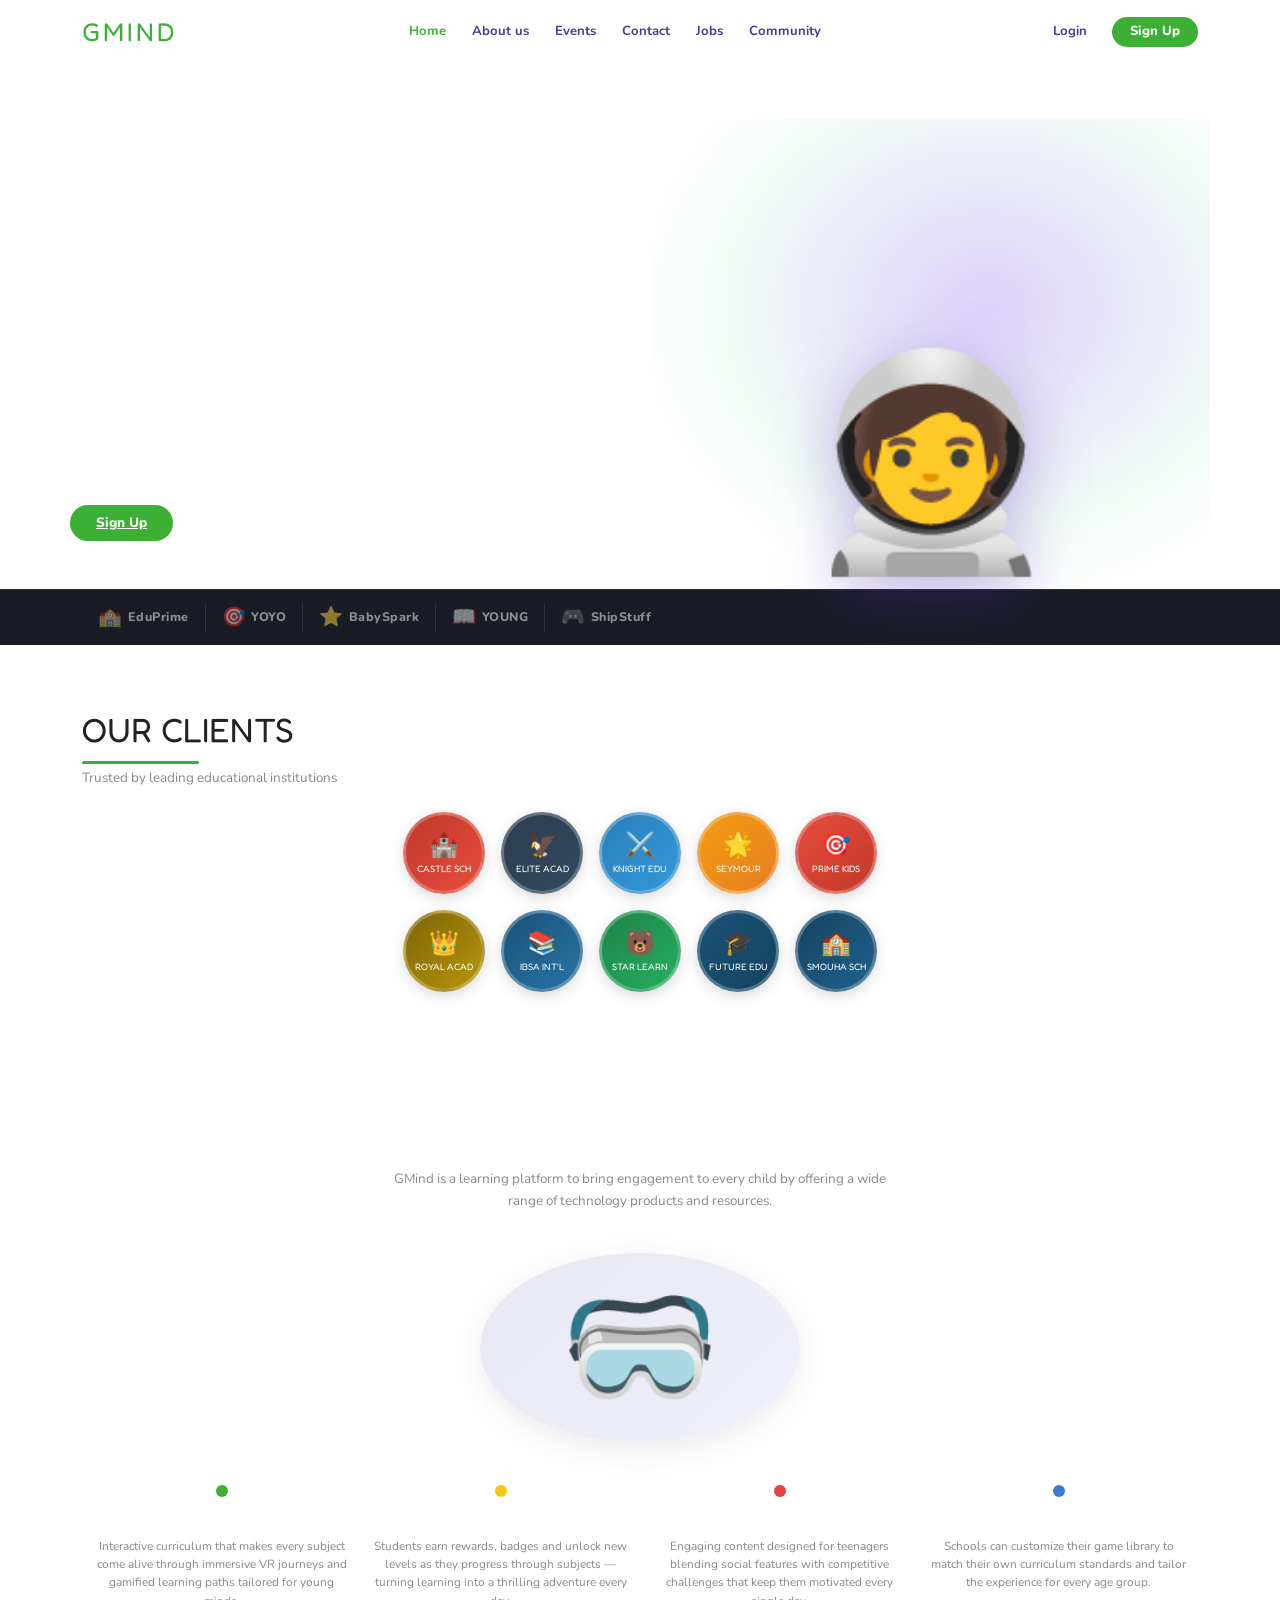
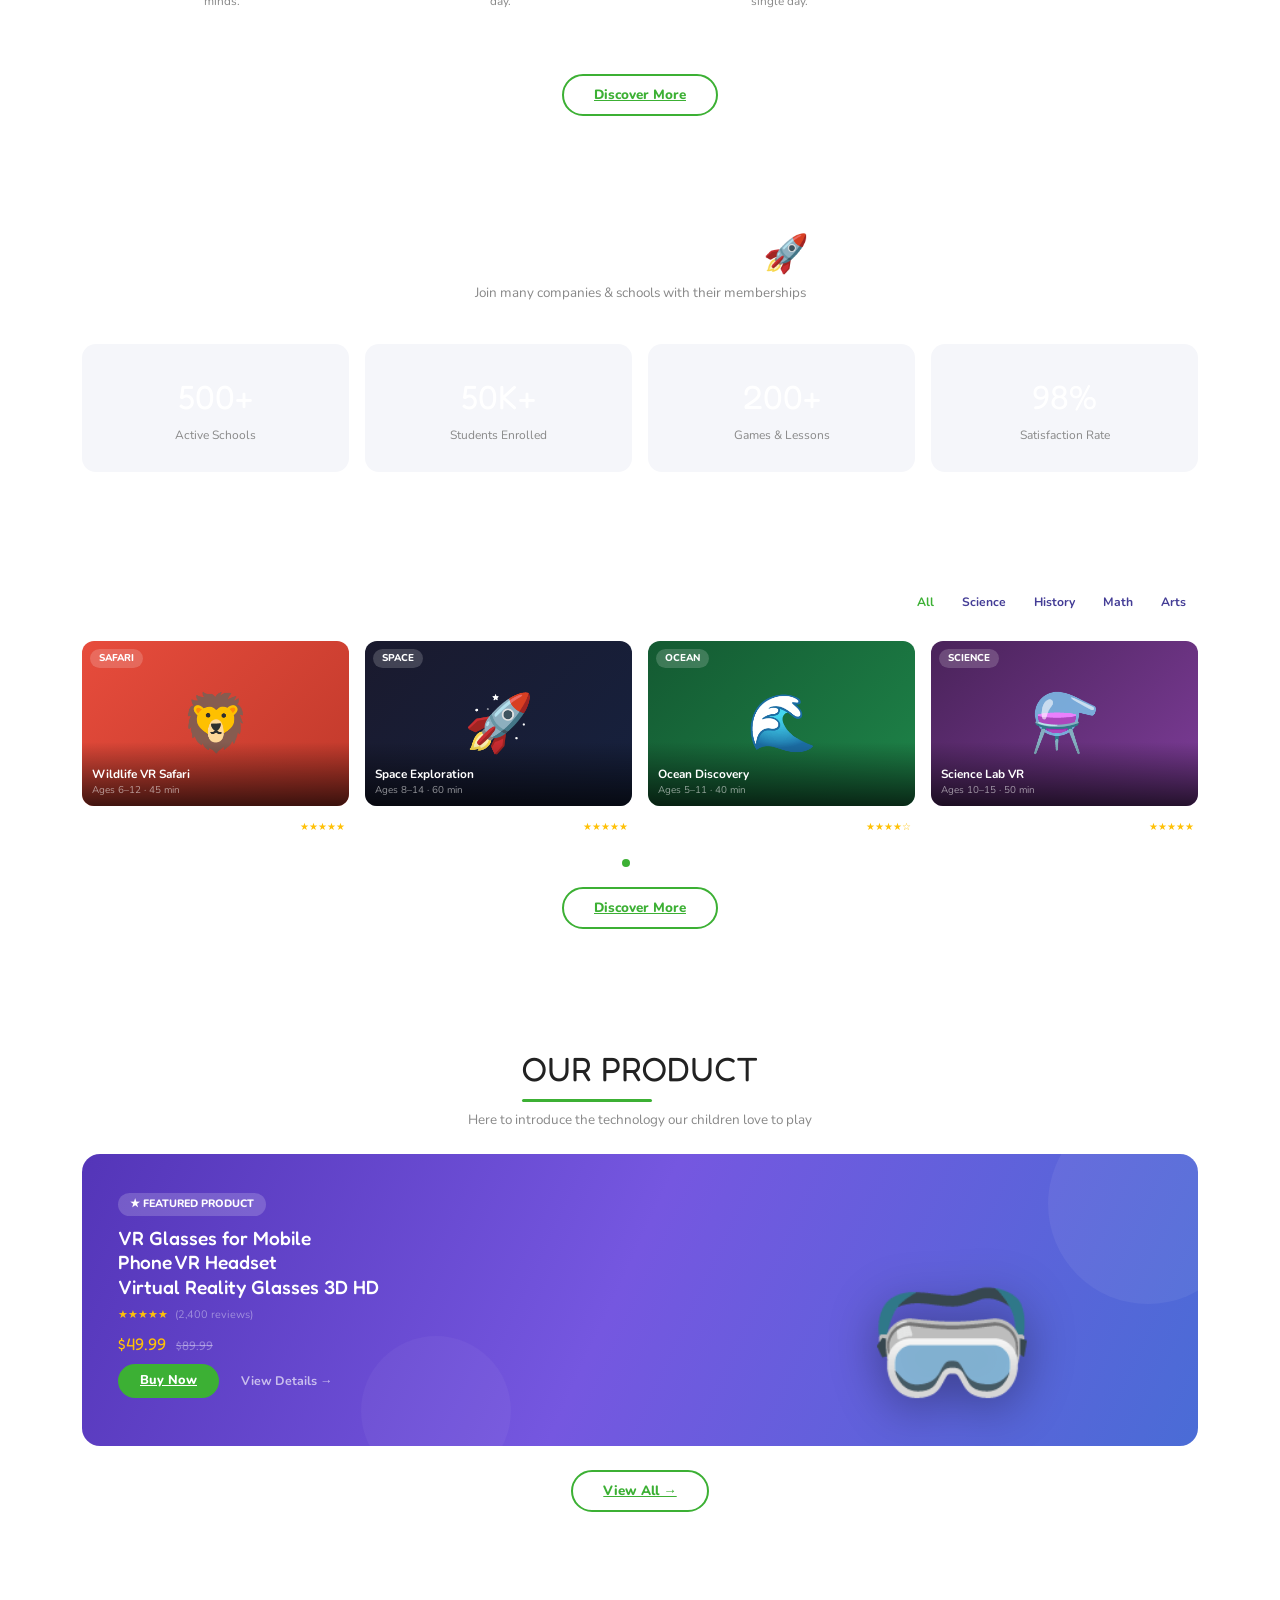
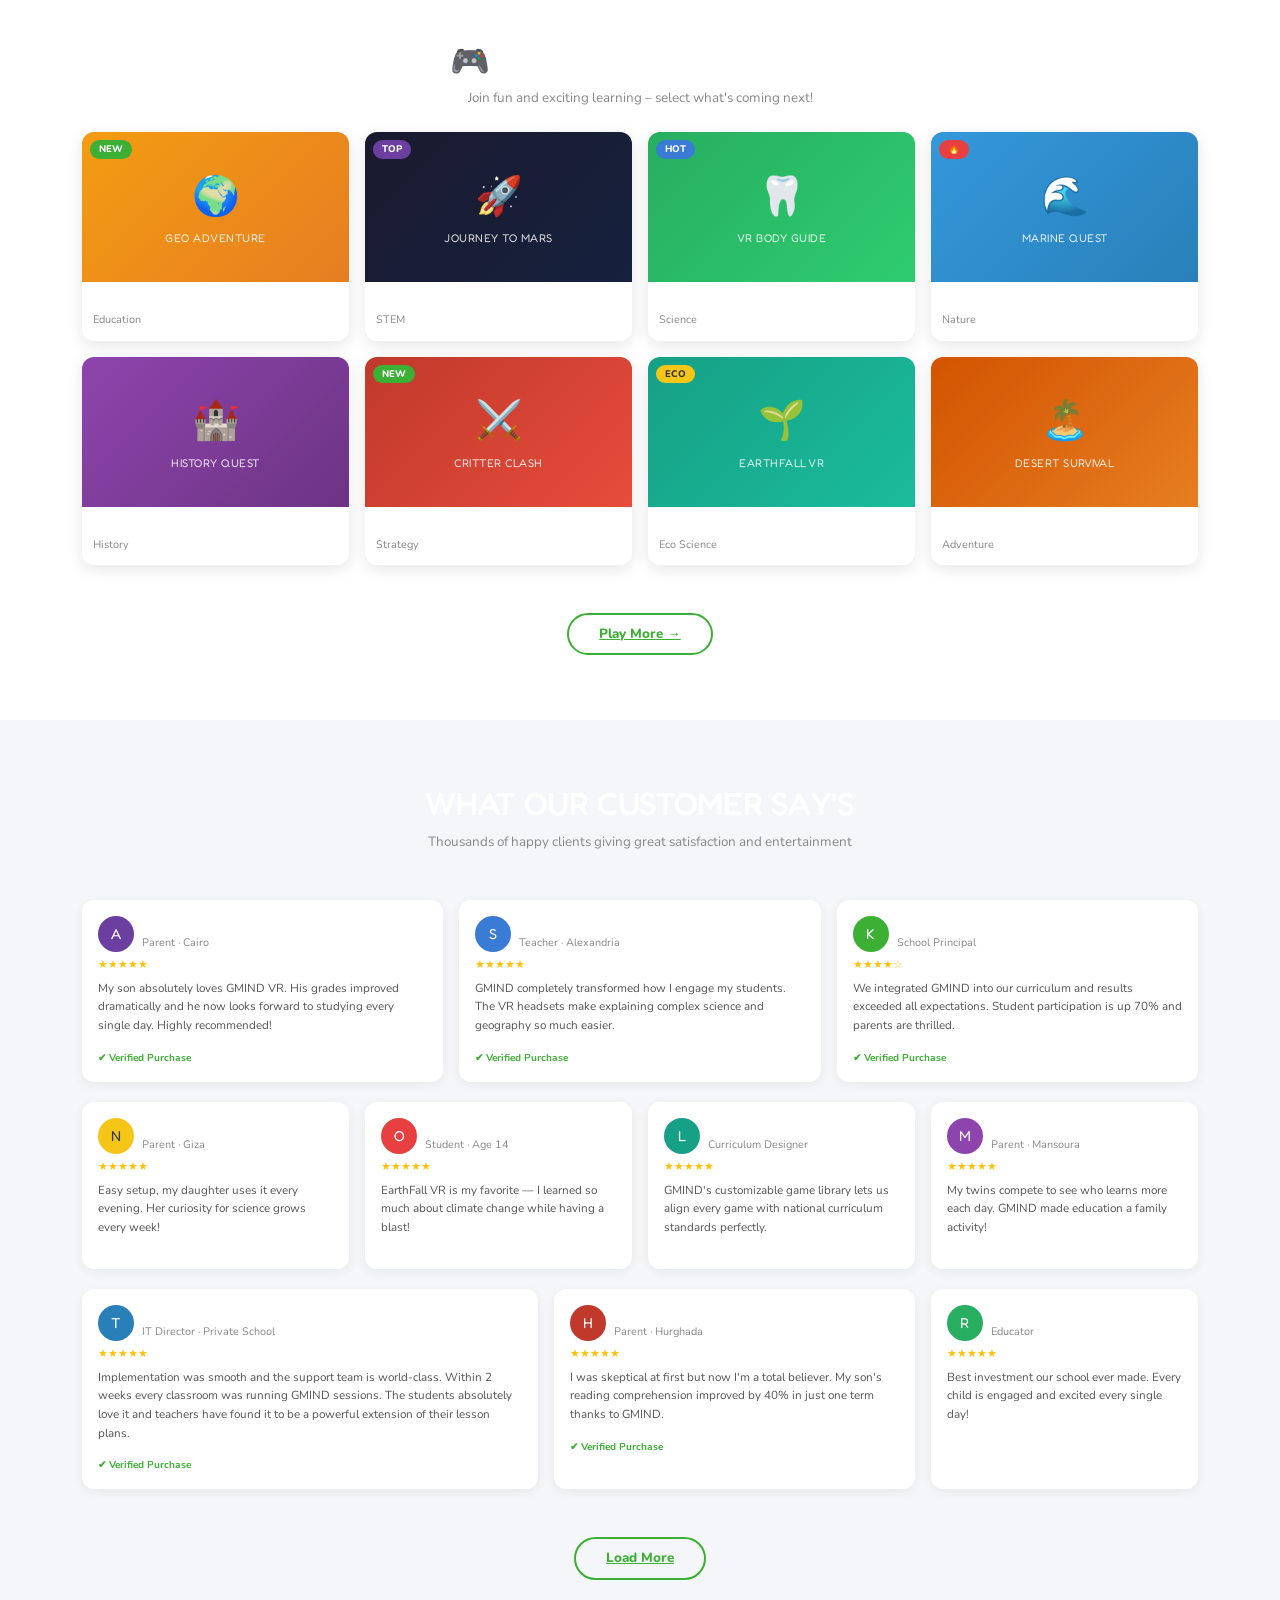
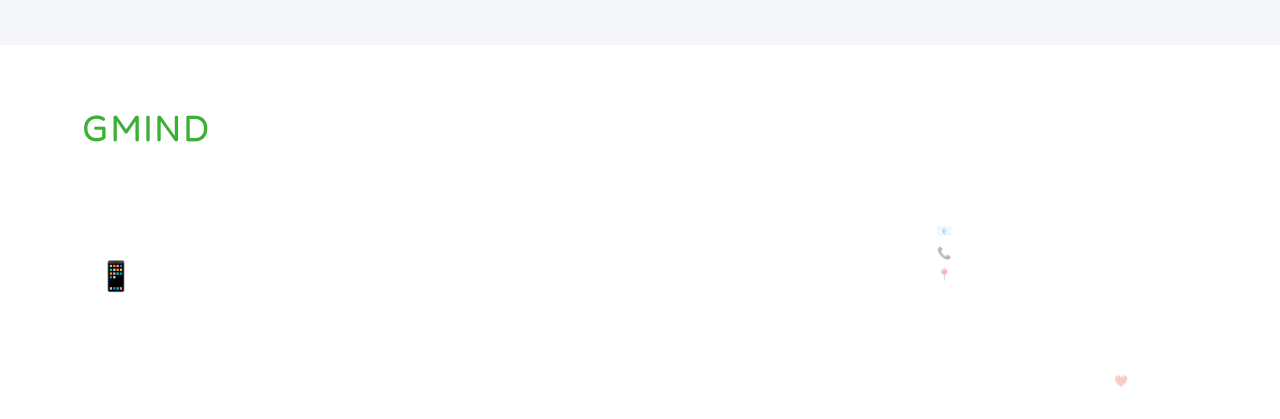
<file: Gmind test/gmind.html>
<!DOCTYPE html>
<html lang="en">

<head>
  <meta charset="UTF-8" />
  <meta name="viewport" content="width=device-width,initial-scale=1.0" />
  <title>GMIND – Reshape The Future</title>
  <link href="https://cdn.jsdelivr.net/npm/bootstrap@5.3.3/dist/css/bootstrap.min.css" rel="stylesheet" />
  <link href="https://cdn.jsdelivr.net/npm/bootstrap-icons@1.11.3/font/bootstrap-icons.min.css" rel="stylesheet" />
  <link href="https://fonts.googleapis.com/css2?family=Fredoka+One&family=Nunito:wght@400;600;700;800;900&display=swap"
    rel="stylesheet" />
  <style>
    :root {
      --green: #3cb034;
      --dark: #ffffff;
      --nav-dark: #ffffff;
      --purple: #6b3fa0;
      --blue: #3a7bd5;
      --yellow: #f5c518;
      --red: #e84040;
      --text: #222;
      --muted: #888;
      --light-bg: #f5f6fa;
    }

    * {
      margin: 0;
      padding: 0;
      box-sizing: border-box;
    }

    body {
      font-family: 'Nunito', sans-serif;
      color: var(--text);
      background: #fff;
      overflow-x: hidden;
    }

    /* ─── NAVBAR ─── */
    .navbar {
      background: var(--nav-dark);
      padding: 8px 0;
      position: sticky;
      top: 0;
      z-index: 1000;
    }

    .navbar-brand {
      font-family: 'Fredoka One', cursive;
      color: var(--green) !important;
      font-size: 1.6rem;
      letter-spacing: 3px;
    }

    .nav-link {
      color: #443D96 !important;
      font-weight: 700;
      font-size: .82rem;
      padding: 5px 11px !important;
      transition: color .2s;
    }

    .nav-link:hover,
    .nav-link.active {
      color: var(--green) !important;
    }

    .btn-login {
      color: #443D96 !important;
      border: 1.5px solid rgba(255, 255, 255, .5);
      border-radius: 20px;
      padding: 4px 16px !important;
    }

    .btn-signup {
      background: var(--green);
      color: #fff !important;
      border-radius: 20px;
      padding: 5px 18px !important;
      font-weight: 800;
      border: none;
    }

    .navbar-toggler {
      border-color: rgba(255, 255, 255, .3);
    }

    .navbar-toggler-icon {
      filter: invert(1);
    }

    /* ─── HERO ─── */
    .hero {
      background: var(--dark);
      position: relative;
      overflow: hidden;
    }

    .hero-watermark {
      position: absolute;
      top: 10px;
      left: 0;
      right: 0;
      text-align: center;
      font-family: 'Fredoka One', cursive;
      font-size: clamp(4rem, 13vw, 10rem);
      color: rgba(255, 255, 255, .06);
      letter-spacing: 6px;
      pointer-events: none;
      white-space: nowrap;
      line-height: 1;
    }

    .hero-content {
      position: relative;
      z-index: 2;
      padding: 55px 0 0;
    }

    .hero-title {
      font-family: 'Fredoka One', cursive;
      font-size: clamp(2rem, 5.5vw, 3.8rem);
      color: #fff;
      line-height: 1.05;
      margin-bottom: 14px;
    }

    .hero-desc {
      color: rgba(255, 255, 255, .62);
      font-size: .88rem;
      max-width: 360px;
      line-height: 1.65;
      margin-bottom: 22px;
    }

    .btn-getstarted {
      background: var(--green);
      color: #fff;
      border: none;
      border-radius: 25px;
      padding: 8px 26px;
      font-weight: 800;
      font-size: .85rem;
      transition: transform .2s, box-shadow .2s;
      display: inline-block;
    }

    .btn-getstarted:hover {
      transform: translateY(-2px);
      box-shadow: 0 6px 18px rgba(60, 176, 52, .4);
      color: #fff;
    }

    .btn-watch {
      background: transparent;
      color: rgba(255, 255, 255, .7);
      border: none;
      font-weight: 700;
      font-size: .85rem;
      cursor: pointer;
    }

    .btn-watch:hover {
      color: #fff;
    }

    .hero-visual {
      height: clamp(280px, 44vw, 470px);
      display: flex;
      align-items: flex-end;
      justify-content: center;
      position: relative;
    }

    .hero-glow {
      position: absolute;
      inset: 0;
      background: radial-gradient(ellipse at 60% 40%, rgba(130, 90, 240, .28) 0%, rgba(40, 180, 100, .06) 55%, transparent 75%);
    }

    .hero-character {
      font-size: clamp(7rem, 18vw, 13rem);
      animation: floatY 4s ease-in-out infinite;
      position: relative;
      z-index: 2;
      filter: drop-shadow(0 16px 32px rgba(80, 40, 180, .35));
      line-height: 1;
      padding-bottom: 20px;
    }

    @keyframes floatY {

      0%,
      100% {
        transform: translateY(0);
      }

      50% {
        transform: translateY(-13px);
      }
    }

    /* Partner strip */
    .partner-strip {
      background: #191c25;
      border-top: 1px solid rgba(255, 255, 255, .07);
      padding: 13px 0;
    }

    .partner-item {
      display: inline-flex;
      align-items: center;
      gap: 5px;
      color: rgba(255, 255, 255, .5);
      font-weight: 800;
      font-size: .78rem;
      letter-spacing: .5px;
      padding: 0 16px;
      border-right: 1px solid rgba(255, 255, 255, .1);
    }

    .partner-item:last-child {
      border-right: none;
    }

    .partner-icon {
      font-size: 1.2rem;
    }

    /* ─── SECTIONS ─── */
    .section-heading {
      font-family: 'Fredoka One', cursive;
      font-size: clamp(1.5rem, 3.5vw, 2.1rem);
      color: var(--text);
      position: relative;
      display: inline-block;
    }

    .section-heading.gu::after {
      content: '';
      display: block;
      height: 3px;
      background: var(--green);
      border-radius: 2px;
      margin-top: 5px;
      width: 55%;
    }

    .section-sub {
      color: var(--muted);
      font-size: .84rem;
      margin-top: 4px;
    }

    /* ─── CLIENTS ─── */
    .clients-sec {
      padding: 60px 0;
    }

    .logo-ph {
      width: 82px;
      height: 82px;
      border-radius: 50%;
      display: flex;
      flex-direction: column;
      align-items: center;
      justify-content: center;
      font-family: 'Fredoka One', cursive;
      font-size: .58rem;
      color: #fff;
      text-align: center;
      line-height: 1.2;
      transition: transform .3s;
      cursor: pointer;
      border: 3px solid rgba(255, 255, 255, .25);
      box-shadow: 0 4px 14px rgba(0, 0, 0, .15);
    }

    .logo-ph:hover {
      transform: scale(1.1);
    }

    .logo-ph .li {
      font-size: 1.5rem;
      margin-bottom: 3px;
    }

    /* ─── REVOLUTION ─── */
    .revolution-sec {
      padding: 70px 0 50px;
      background: #fff;
    }

    .revolution-title {
      font-family: 'Fredoka One', cursive;
      font-size: clamp(1.3rem, 3vw, 1.9rem);
      color: var(--dark);
      text-align: center;
    }

    .revolution-sub {
      color: var(--muted);
      font-size: .84rem;
      text-align: center;
      max-width: 510px;
      margin: 10px auto 40px;
      line-height: 1.65;
    }

    .vr-center {
      display: flex;
      justify-content: center;
      margin-bottom: 42px;
    }

    .vr-bubble {
      width: clamp(200px, 36vw, 320px);
      height: clamp(130px, 22vw, 190px);
      background: linear-gradient(135deg, #e8e8f4 0%, #f0f0fa 100%);
      border-radius: 50%;
      display: flex;
      align-items: center;
      justify-content: center;
      box-shadow: 0 8px 32px rgba(0, 0, 0, .08);
      animation: floatY 5s ease-in-out infinite;
    }

    .vr-bubble span {
      font-size: clamp(4.5rem, 13vw, 8rem);
    }

    .feat-col {
      text-align: center;
      padding: 0 10px;
    }

    .feat-dot {
      width: 12px;
      height: 12px;
      border-radius: 50%;
      display: inline-block;
      margin-bottom: 9px;
    }

    .feat-title {
      font-weight: 800;
      font-size: .8rem;
      margin-bottom: 5px;
      color: var(--dark);
    }

    .feat-text {
      font-size: .74rem;
      color: var(--muted);
      line-height: 1.55;
    }

    .btn-outline-g {
      border: 2px solid var(--green);
      color: var(--green);
      border-radius: 25px;
      padding: 9px 30px;
      font-weight: 800;
      font-size: .84rem;
      background: transparent;
      transition: background .2s, color .2s;
      display: inline-block;
      cursor: pointer;
    }

    .btn-outline-g:hover {
      background: var(--green);
      color: #fff;
    }

    /* ─── DON'T MISS OUT ─── */
    .dontmiss-sec {
      padding: 65px 0;
      background: #fff;
      text-align: center;
    }

    .dontmiss-title {
      font-family: 'Fredoka One', cursive;
      font-size: clamp(1.6rem, 3.5vw, 2.3rem);
      color: var(--dark);
    }

    .dontmiss-sub {
      color: var(--muted);
      font-size: .84rem;
      margin-top: 6px;
    }

    .stat-box {
      background: var(--light-bg);
      border-radius: 14px;
      padding: 28px 14px;
      transition: transform .25s, box-shadow .25s;
    }

    .stat-box:hover {
      transform: translateY(-4px);
      box-shadow: 0 10px 28px rgba(0, 0, 0, .09);
    }

    .stat-num {
      font-family: 'Fredoka One', cursive;
      font-size: 2.1rem;
      color: var(--dark);
    }

    .stat-label {
      font-size: .75rem;
      color: var(--muted);
      margin-top: 4px;
    }

    /* ─── ACTIVITIES ─── */
    .activities-sec {
      background: var(--dark);
      padding: 50px 0 0;
    }

    .act-tabs .nav-link {
      color: rgba(255, 255, 255, .45);
      font-weight: 700;
      font-size: .76rem;
      border-radius: 20px;
      padding: 4px 15px;
      border: 1.5px solid transparent;
      transition: all .2s;
    }

    .act-tabs .nav-link.active,
    .act-tabs .nav-link:hover {
      border-color: rgba(255, 255, 255, .3);
      color: #fff;
    }

    .act-card {
      border-radius: 12px;
      overflow: hidden;
      position: relative;
      cursor: pointer;
    }

    .act-ph {
      width: 100%;
      height: 165px;
      display: flex;
      align-items: center;
      justify-content: center;
      font-size: 3.5rem;
      position: relative;
    }

    .act-ph:hover .act-ph-inner {
      transform: scale(1.06);
    }

    .act-ph-inner {
      font-size: 3.5rem;
      transition: transform .4s;
    }

    .act-tag {
      position: absolute;
      top: 8px;
      left: 8px;
      background: rgba(255, 255, 255, .18);
      backdrop-filter: blur(4px);
      color: #fff;
      font-size: .62rem;
      font-weight: 800;
      padding: 2px 9px;
      border-radius: 10px;
    }

    .act-overlay {
      position: absolute;
      bottom: 0;
      left: 0;
      right: 0;
      background: linear-gradient(0, rgba(0, 0, 0, .7) 0%, transparent 100%);
      padding: 24px 10px 8px;
    }

    .act-title {
      color: #fff;
      font-size: .74rem;
      font-weight: 700;
      margin: 0;
    }

    .act-meta {
      color: rgba(255, 255, 255, .55);
      font-size: .62rem;
      margin: 0;
    }

    .act-footer {
      color: #fff;
      font-size: .73rem;
      font-weight: 700;
      margin-top: 7px;
    }

    .act-stars {
      color: #FFC107;
      font-size: .65rem;
    }

    .dots-row {
      display: flex;
      justify-content: center;
      gap: 6px;
      padding: 20px 0;
    }

    .dot {
      width: 8px;
      height: 8px;
      border-radius: 50%;
      background: rgba(255, 255, 255, .22);
    }

    .dot.a {
      background: var(--green);
    }

    .act-bottom {
      background: var(--dark);
      text-align: center;
      padding-bottom: 50px;
    }

    /* ─── PRODUCT ─── */
    .product-sec {
      padding: 65px 0;
      background: #fff;
    }

    .product-card {
      background: linear-gradient(115deg, #5435b8 0%, #7557e0 48%, #4a6cd6 100%);
      border-radius: 18px;
      padding: 36px 36px 0;
      overflow: hidden;
      position: relative;
      min-height: 190px;
    }

    .product-card::before {
      content: '';
      position: absolute;
      top: -50px;
      right: -50px;
      width: 200px;
      height: 200px;
      border-radius: 50%;
      background: rgba(255, 255, 255, .06);
    }

    .product-card::after {
      content: '';
      position: absolute;
      bottom: -40px;
      left: 25%;
      width: 150px;
      height: 150px;
      border-radius: 50%;
      background: rgba(255, 255, 255, .04);
    }

    .product-badge {
      background: rgba(255, 255, 255, .18);
      color: #fff;
      font-size: .67rem;
      font-weight: 800;
      padding: 3px 12px;
      border-radius: 20px;
      display: inline-block;
      margin-bottom: 10px;
    }

    .product-card h4 {
      font-family: 'Fredoka One', cursive;
      font-size: 1.2rem;
      color: #fff;
      margin-bottom: 7px;
      line-height: 1.3;
    }

    .product-card p {
      font-size: .76rem;
      color: rgba(255, 255, 255, .72);
      margin-bottom: 14px;
    }

    .product-price {
      font-family: 'Fredoka One', cursive;
      font-size: 1.05rem;
      color: #FFC107;
      margin-bottom: 7px;
    }

    .product-stars {
      color: #FFC107;
      font-size: .7rem;
    }

    .btn-buynow {
      background: var(--green);
      color: #fff;
      border: none;
      border-radius: 20px;
      padding: 7px 22px;
      font-weight: 800;
      font-size: .8rem;
      transition: transform .2s;
      display: inline-block;
      cursor: pointer;
    }

    .btn-buynow:hover {
      transform: translateY(-2px);
      color: #fff;
    }

    .btn-details {
      color: rgba(255, 255, 255, .65);
      font-size: .78rem;
      font-weight: 700;
      background: transparent;
      border: none;
      cursor: pointer;
      margin-left: 14px;
    }

    .btn-details:hover {
      color: #fff;
    }

    .product-emoji {
      font-size: clamp(5.5rem, 13vw, 8.5rem);
      animation: floatY 4s ease-in-out infinite;
      display: inline-block;
      filter: drop-shadow(0 10px 24px rgba(0, 0, 0, .38));
    }

    /* ─── GAMES ─── */
    .games-sec {
      padding: 65px 0;
      background: #fff;
    }

    .games-title {
      font-family: 'Fredoka One', cursive;
      font-size: clamp(1.4rem, 3vw, 2rem);
      color: var(--dark);
      text-align: center;
    }

    .games-sub {
      color: var(--muted);
      font-size: .84rem;
      text-align: center;
      margin-top: 6px;
    }

    .game-card {
      border-radius: 12px;
      overflow: hidden;
      box-shadow: 0 4px 16px rgba(0, 0, 0, .1);
      transition: transform .3s;
      background: #fff;
    }

    .game-card:hover {
      transform: translateY(-5px);
    }

    .game-cover-ph {
      width: 100%;
      height: 150px;
      display: flex;
      flex-direction: column;
      align-items: center;
      justify-content: center;
      font-size: 2.4rem;
      position: relative;
    }

    .game-badge {
      position: absolute;
      top: 8px;
      left: 8px;
      font-size: .6rem;
      font-weight: 800;
      padding: 2px 9px;
      border-radius: 10px;
      color: #fff;
    }

    .game-cover-txt {
      font-family: 'Fredoka One', cursive;
      font-size: .7rem;
      color: rgba(255, 255, 255, .82);
      margin-top: 5px;
      letter-spacing: .5px;
    }

    .game-info {
      padding: 9px 11px 12px;
    }

    .game-title-t {
      font-weight: 800;
      font-size: .8rem;
      color: var(--dark);
      margin-bottom: 2px;
    }

    .game-genre {
      font-size: .68rem;
      color: var(--muted);
    }

    /* ─── TESTIMONIALS ─── */
    .testi-sec {
      padding: 65px 0;
      background: var(--light-bg);
    }

    .testi-title {
      font-family: 'Fredoka One', cursive;
      font-size: clamp(1.4rem, 3.2vw, 2rem);
      color: var(--dark);
      text-align: center;
    }

    .testi-sub {
      color: var(--muted);
      font-size: .84rem;
      text-align: center;
      margin-top: 6px;
    }

    .rv-card {
      background: #fff;
      border-radius: 12px;
      padding: 16px;
      box-shadow: 0 3px 12px rgba(0, 0, 0, .06);
      transition: transform .25s, box-shadow .25s;
      height: 100%;
    }

    .rv-card:hover {
      transform: translateY(-4px);
      box-shadow: 0 8px 24px rgba(0, 0, 0, .11);
    }

    .rv-avatar {
      width: 36px;
      height: 36px;
      border-radius: 50%;
      display: flex;
      align-items: center;
      justify-content: center;
      font-family: 'Fredoka One', cursive;
      font-size: .9rem;
      color: #fff;
      flex-shrink: 0;
    }

    .rv-name {
      font-weight: 800;
      font-size: .8rem;
      color: var(--dark);
    }

    .rv-role {
      font-size: .68rem;
      color: var(--muted);
    }

    .rv-stars {
      color: #FFC107;
      font-size: .7rem;
      margin: 5px 0;
    }

    .rv-text {
      font-size: .73rem;
      color: #555;
      line-height: 1.6;
    }

    .rv-check {
      font-size: .63rem;
      color: var(--green);
      font-weight: 700;
      margin-top: 7px;
    }

    /* ─── FOOTER ─── */
    footer {
      background: var(--dark);
      padding: 55px 0 28px;
    }

    .footer-brand {
      font-family: 'Fredoka One', cursive;
      font-size: 2.3rem;
      color: var(--green);
      letter-spacing: 3px;
    }

    .footer-desc {
      font-size: .76rem;
      color: rgba(255, 255, 255, .4);
      line-height: 1.7;
      max-width: 250px;
      margin-top: 10px;
    }

    .qr-box {
      width: 68px;
      height: 68px;
      background: rgba(255, 255, 255, .11);
      border-radius: 8px;
      display: flex;
      align-items: center;
      justify-content: center;
      font-size: 1.8rem;
      margin-top: 14px;
    }

    .footer-h {
      color: #fff;
      font-weight: 800;
      font-size: .8rem;
      margin-bottom: 13px;
    }

    .footer-link {
      display: block;
      color: rgba(255, 255, 255, .42);
      font-size: .76rem;
      text-decoration: none;
      margin-bottom: 6px;
      transition: color .2s;
    }

    .footer-link:hover {
      color: var(--green);
    }

    .social-btn {
      width: 32px;
      height: 32px;
      border-radius: 50%;
      background: rgba(255, 255, 255, .1);
      display: inline-flex;
      align-items: center;
      justify-content: center;
      color: #fff;
      font-size: .9rem;
      text-decoration: none;
      transition: background .2s;
    }

    .social-btn:hover {
      background: var(--green);
      color: #fff;
    }

    .footer-divider {
      border-color: rgba(255, 255, 255, .08);
      margin: 26px 0 16px;
    }

    .footer-copy {
      font-size: .7rem;
      color: rgba(255, 255, 255, .28);
    }

    /* ─── SCROLL REVEAL ─── */
    .rv {
      opacity: 0;
      transform: translateY(22px);
      transition: opacity .55s ease, transform .55s ease;
    }

    .rv.in {
      opacity: 1;
      transform: none;
    }

    /* ─── RESPONSIVE ─── */
    @media(max-width:991px) {
      .hero-content {
        padding: 46px 0 0;
      }

      .hero-visual {
        height: 300px;
      }
    }

    @media(max-width:767px) {
      .hero-desc {
        max-width: 100%;
      }

      .hero-visual {
        height: 240px;
      }

      .partner-item {
        padding: 0 10px;
        font-size: .7rem;
      }

      .logo-ph {
        width: 68px;
        height: 68px;
      }

      .logo-ph .li {
        font-size: 1.1rem;
      }

      .feat-col {
        margin-bottom: 22px;
      }

      .product-card {
        padding: 24px 20px 0;
      }

      .stat-num {
        font-size: 1.7rem;
      }
    }

    @media(max-width:480px) {
      .hero-watermark {
        font-size: 3.2rem;
      }

      .hero-title {
        font-size: 1.9rem;
      }

      .hero-character {
        font-size: 6rem;
      }
    }
  </style>
</head>

<body>

  <!-- ██ NAVBAR ██ -->
  <nav class="navbar navbar-expand-lg">
    <div class="container">
      <a class="navbar-brand" href="#">GMIND</a>
      <button class="navbar-toggler" type="button" data-bs-toggle="collapse" data-bs-target="#nav">
        <span class="navbar-toggler-icon"></span>
      </button>
      <div class="collapse navbar-collapse" id="nav">
        <ul class="navbar-nav mx-auto gap-1">
          <li class="nav-item"><a class="nav-link active" href="#">Home</a></li>
          <li class="nav-item"><a class="nav-link" href="#">About us</a></li>
          <li class="nav-item"><a class="nav-link" href="#">Events</a></li>
          <li class="nav-item"><a class="nav-link" href="#">Contact</a></li>
          <li class="nav-item"><a class="nav-link" href="#">Jobs</a></li>
          <li class="nav-item"><a class="nav-link" href="#">Community</a></li>
        </ul>
        <div class="d-flex gap-2 align-items-center mt-3 mt-lg-0">
          <a href="#" class="nav-link btn-login">Login</a>
          <a href="#" class="nav-link btn-signup">Sign Up</a>
        </div>
      </div>
    </div>
  </nav>

  <!-- ██ HERO ██ -->
  <section class="hero">
    <div class="hero-watermark">EDUCATION</div>
    <div class="container hero-content">
      <div class="row align-items-end">
        <div class="col-lg-6 col-md-7 pb-5 rv">
          <h1 class="hero-title">RESHAPE<br>THE FUTURE</h1>
          <p class="hero-desc">Turn your classroom learning routine into an extraordinary experience by providing a wide
            range of technology products and resources for students aged 5–15.</p>
          <div class="d-flex align-items-center gap-3 flex-wrap">
            <a href="#" class="btn-getstarted">Sign Up</a>
            <button class="btn-watch">▶ Watch Video</button>
          </div>
        </div>
        <div class="col-lg-6 col-md-5 rv" style="transition-delay:.12s">
          <div class="hero-visual">
            <div class="hero-glow"></div>
            <div class="hero-character">🧑‍🚀</div>
          </div>
        </div>
      </div>
    </div>
    <!-- Partner strip inside hero bottom -->
    <div class="partner-strip">
      <div class="container">
        <div class="d-flex flex-wrap justify-content-center justify-content-md-start align-items-center">
          <div class="partner-item"><span class="partner-icon">🏫</span>EduPrime</div>
          <div class="partner-item"><span class="partner-icon">🎯</span>YOYO</div>
          <div class="partner-item"><span class="partner-icon">⭐</span>BabySpark</div>
          <div class="partner-item"><span class="partner-icon">📖</span>YOUNG</div>
          <div class="partner-item"><span class="partner-icon">🎮</span>ShipStuff</div>
        </div>
      </div>
    </div>
  </section>

  <!-- ██ OUR CLIENTS ██ -->
  <section class="clients-sec">
    <div class="container">
      <div class="rv mb-4">
        <div class="section-heading gu">OUR CLIENTS</div>
        <p class="section-sub">Trusted by leading educational institutions</p>
      </div>
      <div class="row justify-content-center g-3 rv mb-3">
        <div class="col-auto">
          <div class="logo-ph" style="background:linear-gradient(135deg,#c0392b,#e74c3c);"><span
              class="li">🏰</span>CASTLE SCH</div>
        </div>
        <div class="col-auto">
          <div class="logo-ph" style="background:linear-gradient(135deg,#2c3e50,#34495e);"><span
              class="li">🦅</span>ELITE ACAD</div>
        </div>
        <div class="col-auto">
          <div class="logo-ph" style="background:linear-gradient(135deg,#2980b9,#3498db);"><span
              class="li">⚔️</span>KNIGHT EDU</div>
        </div>
        <div class="col-auto">
          <div class="logo-ph" style="background:linear-gradient(135deg,#f39c12,#e67e22);"><span
              class="li">🌟</span>SEYMOUR</div>
        </div>
        <div class="col-auto">
          <div class="logo-ph" style="background:linear-gradient(135deg,#e74c3c,#c0392b);"><span
              class="li">🎯</span>PRIME KIDS</div>
        </div>
      </div>
      <div class="row justify-content-center g-3 rv">
        <div class="col-auto">
          <div class="logo-ph" style="background:linear-gradient(135deg,#7d6608,#b7950b);"><span
              class="li">👑</span>ROYAL ACAD</div>
        </div>
        <div class="col-auto">
          <div class="logo-ph" style="background:linear-gradient(135deg,#1a5276,#2874a6);"><span
              class="li">📚</span>IBSA INT'L</div>
        </div>
        <div class="col-auto">
          <div class="logo-ph" style="background:linear-gradient(135deg,#1e8449,#27ae60);"><span
              class="li">🐻</span>STAR LEARN</div>
        </div>
        <div class="col-auto">
          <div class="logo-ph" style="background:linear-gradient(135deg,#1a5276,#154360);"><span
              class="li">🎓</span>FUTURE EDU</div>
        </div>
        <div class="col-auto">
          <div class="logo-ph" style="background:linear-gradient(135deg,#154360,#1f618d);"><span
              class="li">🏫</span>SMOUHA SCH</div>
        </div>
      </div>
    </div>
  </section>

  <!-- ██ REVOLUTION ██ -->
  <section class="revolution-sec">
    <div class="container">
      <div class="rv">
        <h2 class="revolution-title">WE'RE HERE TO REVOLUTIONIZE EDUCATION</h2>
        <p class="revolution-sub">GMind is a learning platform to bring engagement to every child by offering a wide
          range of technology products and resources.</p>
      </div>
      <div class="vr-center rv">
        <div class="vr-bubble"><span>🥽</span></div>
      </div>
      <div class="row g-0 rv mb-5">
        <div class="col-6 col-md-3 feat-col">
          <span class="feat-dot" style="background:#3cb034;"></span>
          <div class="feat-title">ENGAGING LESSONS</div>
          <p class="feat-text">Interactive curriculum that makes every subject come alive through immersive VR journeys
            and gamified learning paths tailored for young minds.</p>
        </div>
        <div class="col-6 col-md-3 feat-col">
          <span class="feat-dot" style="background:#f5c518;"></span>
          <div class="feat-title">GAMIFIED KIDS</div>
          <p class="feat-text">Students earn rewards, badges and unlock new levels as they progress through subjects —
            turning learning into a thrilling adventure every day.</p>
        </div>
        <div class="col-6 col-md-3 feat-col">
          <span class="feat-dot" style="background:#e84040;"></span>
          <div class="feat-title">GAMIFIED FOR TEENS</div>
          <p class="feat-text">Engaging content designed for teenagers blending social features with competitive
            challenges that keep them motivated every single day.</p>
        </div>
        <div class="col-6 col-md-3 feat-col">
          <span class="feat-dot" style="background:#3a7bd5;"></span>
          <div class="feat-title">CUSTOMIZED GAMES</div>
          <p class="feat-text">Schools can customize their game library to match their own curriculum standards and
            tailor the experience for every age group.</p>
        </div>
      </div>
      <div class="text-center rv">
        <a href="#" class="btn-outline-g">Discover More</a>
      </div>
    </div>
  </section>

  <!-- ██ DON'T MISS OUT ██ -->
  <section class="dontmiss-sec">
    <div class="container">
      <div class="rv">
        <h2 class="dontmiss-title">DON'T MISS OUT 🚀</h2>
        <p class="dontmiss-sub">Join many companies &amp; schools with their memberships</p>
      </div>
      <div class="row g-3 mt-4 justify-content-center rv">
        <div class="col-6 col-sm-3">
          <div class="stat-box">
            <div class="stat-num">500+</div>
            <div class="stat-label">Active Schools</div>
          </div>
        </div>
        <div class="col-6 col-sm-3">
          <div class="stat-box">
            <div class="stat-num">50K+</div>
            <div class="stat-label">Students Enrolled</div>
          </div>
        </div>
        <div class="col-6 col-sm-3">
          <div class="stat-box">
            <div class="stat-num">200+</div>
            <div class="stat-label">Games &amp; Lessons</div>
          </div>
        </div>
        <div class="col-6 col-sm-3">
          <div class="stat-box">
            <div class="stat-num">98%</div>
            <div class="stat-label">Satisfaction Rate</div>
          </div>
        </div>
      </div>
    </div>
  </section>

  <!-- ██ ACTIVITIES ██ -->
  <section class="activities-sec">
    <div class="container">
      <div class="d-flex flex-wrap align-items-center justify-content-between mb-4 rv gap-3">
        <div
          style="color:rgba(255,255,255,.3);font-size:.72rem;font-weight:700;letter-spacing:1px;text-transform:uppercase;">
          Explore Activities</div>
        <ul class="nav act-tabs gap-1">
          <li class="nav-item"><a class="nav-link active" href="#">All</a></li>
          <li class="nav-item"><a class="nav-link" href="#">Science</a></li>
          <li class="nav-item"><a class="nav-link" href="#">History</a></li>
          <li class="nav-item"><a class="nav-link" href="#">Math</a></li>
          <li class="nav-item"><a class="nav-link" href="#">Arts</a></li>
        </ul>
      </div>
      <div class="row g-3 rv">
        <div class="col-6 col-lg-3">
          <div class="act-card">
            <div class="act-ph" style="background:linear-gradient(135deg,#e74c3c,#c0392b);">
              <span class="act-ph-inner">🦁</span>
              <span class="act-tag">SAFARI</span>
              <div class="act-overlay">
                <p class="act-title">Wildlife VR Safari</p>
                <p class="act-meta">Ages 6–12 · 45 min</p>
              </div>
            </div>
          </div>
          <div class="d-flex justify-content-between align-items-center mt-2 px-1">
            <span class="act-footer">Wildlife Safari</span><span class="act-stars">★★★★★</span>
          </div>
        </div>
        <div class="col-6 col-lg-3">
          <div class="act-card">
            <div class="act-ph" style="background:linear-gradient(135deg,#1a1a2e,#16213e);">
              <span class="act-ph-inner">🚀</span>
              <span class="act-tag">SPACE</span>
              <div class="act-overlay">
                <p class="act-title">Space Exploration</p>
                <p class="act-meta">Ages 8–14 · 60 min</p>
              </div>
            </div>
          </div>
          <div class="d-flex justify-content-between align-items-center mt-2 px-1">
            <span class="act-footer">Space Explorer</span><span class="act-stars">★★★★★</span>
          </div>
        </div>
        <div class="col-6 col-lg-3">
          <div class="act-card">
            <div class="act-ph" style="background:linear-gradient(135deg,#145a32,#1e8449);">
              <span class="act-ph-inner">🌊</span>
              <span class="act-tag">OCEAN</span>
              <div class="act-overlay">
                <p class="act-title">Ocean Discovery</p>
                <p class="act-meta">Ages 5–11 · 40 min</p>
              </div>
            </div>
          </div>
          <div class="d-flex justify-content-between align-items-center mt-2 px-1">
            <span class="act-footer">Ocean Discovery</span><span class="act-stars">★★★★☆</span>
          </div>
        </div>
        <div class="col-6 col-lg-3">
          <div class="act-card">
            <div class="act-ph" style="background:linear-gradient(135deg,#4a235a,#7d3c98);">
              <span class="act-ph-inner">⚗️</span>
              <span class="act-tag">SCIENCE</span>
              <div class="act-overlay">
                <p class="act-title">Science Lab VR</p>
                <p class="act-meta">Ages 10–15 · 50 min</p>
              </div>
            </div>
          </div>
          <div class="d-flex justify-content-between align-items-center mt-2 px-1">
            <span class="act-footer">Science Lab</span><span class="act-stars">★★★★★</span>
          </div>
        </div>
      </div>
    </div>
  </section>
  <div class="act-bottom">
    <div class="dots-row">
      <div class="dot a"></div>
      <div class="dot"></div>
      <div class="dot"></div>
    </div>
    <a href="#" class="btn-outline-g">Discover More</a>
  </div>

  <!-- ██ OUR PRODUCT ██ -->
  <section class="product-sec">
    <div class="container">
      <div class="text-center rv mb-4">
        <div class="section-heading gu">OUR PRODUCT</div>
        <p class="section-sub mt-2">Here to introduce the technology our children love to play</p>
      </div>
      <div class="product-card rv">
        <div class="row align-items-end">
          <div class="col-md-7 pb-5" style="position:relative;z-index:1;">
            <span class="product-badge">★ FEATURED PRODUCT</span>
            <h4>VR Glasses for Mobile<br>Phone VR Headset<br>Virtual Reality Glasses 3D HD</h4>
            <div class="product-stars mb-2">★★★★★ <span
                style="color:rgba(255,255,255,.4);margin-left:4px;font-size:.68rem;">(2,400 reviews)</span></div>
            <div class="product-price">$49.99 <span
                style="font-size:.78rem;color:rgba(255,255,255,.35);text-decoration:line-through;margin-left:6px;">$89.99</span>
            </div>
            <div class="d-flex align-items-center gap-2 flex-wrap">
              <a href="#" class="btn-buynow">Buy Now</a>
              <button class="btn-details">View Details →</button>
            </div>
          </div>
          <div class="col-md-5 text-center pb-0" style="position:relative;z-index:1;">
            <div class="product-emoji">🥽</div>
          </div>
        </div>
      </div>
      <div class="text-center mt-4 rv">
        <a href="#" class="btn-outline-g">View All →</a>
      </div>
    </div>
  </section>

  <!-- ██ EXPLORE GAMES ██ -->
  <section class="games-sec">
    <div class="container">
      <div class="text-center rv mb-4">
        <h2 class="games-title">🎮 EXPLORE OUR GAMES</h2>
        <p class="games-sub">Join fun and exciting learning – select what's coming next!</p>
      </div>
      <!-- Row 1 -->
      <div class="row g-3 rv mb-3">
        <div class="col-6 col-md-3">
          <div class="game-card">
            <div class="game-cover-ph" style="background:linear-gradient(135deg,#f39c12,#e67e22);">🌍<span
                class="game-badge" style="background:var(--green);">NEW</span><span class="game-cover-txt">GEO
                ADVENTURE</span></div>
            <div class="game-info">
              <div class="game-title-t">Geo Adventure</div>
              <div class="game-genre">Education</div>
            </div>
          </div>
        </div>
        <div class="col-6 col-md-3">
          <div class="game-card">
            <div class="game-cover-ph" style="background:linear-gradient(135deg,#1a1a2e,#16213e);">🚀<span
                class="game-badge" style="background:var(--purple);">TOP</span><span class="game-cover-txt">JOURNEY TO
                MARS</span></div>
            <div class="game-info">
              <div class="game-title-t">Journey to Mars</div>
              <div class="game-genre">STEM</div>
            </div>
          </div>
        </div>
        <div class="col-6 col-md-3">
          <div class="game-card">
            <div class="game-cover-ph" style="background:linear-gradient(135deg,#27ae60,#2ecc71);">🦷<span
                class="game-badge" style="background:var(--blue);">HOT</span><span class="game-cover-txt">VR BODY
                GUIDE</span></div>
            <div class="game-info">
              <div class="game-title-t">VR Body Guide</div>
              <div class="game-genre">Science</div>
            </div>
          </div>
        </div>
        <div class="col-6 col-md-3">
          <div class="game-card">
            <div class="game-cover-ph" style="background:linear-gradient(135deg,#3498db,#2980b9);">🌊<span
                class="game-badge" style="background:var(--red);">🔥</span><span class="game-cover-txt">MARINE
                QUEST</span></div>
            <div class="game-info">
              <div class="game-title-t">Marine Life Quest</div>
              <div class="game-genre">Nature</div>
            </div>
          </div>
        </div>
      </div>
      <!-- Row 2 -->
      <div class="row g-3 rv">
        <div class="col-6 col-md-3">
          <div class="game-card">
            <div class="game-cover-ph" style="background:linear-gradient(135deg,#8e44ad,#6c3483);">🏰<span
                class="game-cover-txt">HISTORY QUEST</span></div>
            <div class="game-info">
              <div class="game-title-t">History Quest</div>
              <div class="game-genre">History</div>
            </div>
          </div>
        </div>
        <div class="col-6 col-md-3">
          <div class="game-card">
            <div class="game-cover-ph" style="background:linear-gradient(135deg,#c0392b,#e74c3c);">⚔️<span
                class="game-badge" style="background:var(--green);">NEW</span><span class="game-cover-txt">CRITTER
                CLASH</span></div>
            <div class="game-info">
              <div class="game-title-t">Critter Clash</div>
              <div class="game-genre">Strategy</div>
            </div>
          </div>
        </div>
        <div class="col-6 col-md-3">
          <div class="game-card">
            <div class="game-cover-ph" style="background:linear-gradient(135deg,#16a085,#1abc9c);">🌱<span
                class="game-badge" style="background:var(--yellow);color:#333;">ECO</span><span
                class="game-cover-txt">EARTHFALL VR</span></div>
            <div class="game-info">
              <div class="game-title-t">EarthFall VR</div>
              <div class="game-genre">Eco Science</div>
            </div>
          </div>
        </div>
        <div class="col-6 col-md-3">
          <div class="game-card">
            <div class="game-cover-ph" style="background:linear-gradient(135deg,#d35400,#e67e22);">🏝️<span
                class="game-cover-txt">DESERT SURVIVAL</span></div>
            <div class="game-info">
              <div class="game-title-t">Desert Survival</div>
              <div class="game-genre">Adventure</div>
            </div>
          </div>
        </div>
      </div>
      <div class="text-center mt-5 rv">
        <a href="#" class="btn-outline-g">Play More →</a>
      </div>
    </div>
  </section>

  <!-- ██ TESTIMONIALS ██ -->
  <section class="testi-sec">
    <div class="container">
      <div class="text-center rv mb-5">
        <h2 class="testi-title">WHAT OUR CUSTOMER SAY'S</h2>
        <p class="testi-sub">Thousands of happy clients giving great satisfaction and entertainment</p>
      </div>
      <!-- Row 1 -->
      <div class="row g-3 rv">
        <div class="col-md-4">
          <div class="rv-card">
            <div class="d-flex align-items-center gap-2 mb-1">
              <div class="rv-avatar" style="background:#6b3fa0;">A</div>
              <div>
                <div class="rv-name">Ahmed Hassan</div>
                <div class="rv-role">Parent · Cairo</div>
              </div>
            </div>
            <div class="rv-stars">★★★★★</div>
            <p class="rv-text">My son absolutely loves GMIND VR. His grades improved dramatically and he now looks
              forward to studying every single day. Highly recommended!</p>
            <div class="rv-check">✔ Verified Purchase</div>
          </div>
        </div>
        <div class="col-md-4">
          <div class="rv-card">
            <div class="d-flex align-items-center gap-2 mb-1">
              <div class="rv-avatar" style="background:#3a7bd5;">S</div>
              <div>
                <div class="rv-name">Sara Mohamed</div>
                <div class="rv-role">Teacher · Alexandria</div>
              </div>
            </div>
            <div class="rv-stars">★★★★★</div>
            <p class="rv-text">GMIND completely transformed how I engage my students. The VR headsets make explaining
              complex science and geography so much easier.</p>
            <div class="rv-check">✔ Verified Purchase</div>
          </div>
        </div>
        <div class="col-md-4">
          <div class="rv-card">
            <div class="d-flex align-items-center gap-2 mb-1">
              <div class="rv-avatar" style="background:#3cb034;">K</div>
              <div>
                <div class="rv-name">Kareem Adel</div>
                <div class="rv-role">School Principal</div>
              </div>
            </div>
            <div class="rv-stars">★★★★☆</div>
            <p class="rv-text">We integrated GMIND into our curriculum and results exceeded all expectations. Student
              participation is up 70% and parents are thrilled.</p>
            <div class="rv-check">✔ Verified Purchase</div>
          </div>
        </div>
      </div>
      <!-- Row 2 -->
      <div class="row g-3 mt-1 rv">
        <div class="col-md-3">
          <div class="rv-card">
            <div class="d-flex align-items-center gap-2 mb-1">
              <div class="rv-avatar" style="background:#f5c518;color:#333;">N</div>
              <div>
                <div class="rv-name">Nada Tarek</div>
                <div class="rv-role">Parent · Giza</div>
              </div>
            </div>
            <div class="rv-stars">★★★★★</div>
            <p class="rv-text">Easy setup, my daughter uses it every evening. Her curiosity for science grows every
              week!</p>
          </div>
        </div>
        <div class="col-md-3">
          <div class="rv-card">
            <div class="d-flex align-items-center gap-2 mb-1">
              <div class="rv-avatar" style="background:#e84040;">O</div>
              <div>
                <div class="rv-name">Omar Farouk</div>
                <div class="rv-role">Student · Age 14</div>
              </div>
            </div>
            <div class="rv-stars">★★★★★</div>
            <p class="rv-text">EarthFall VR is my favorite — I learned so much about climate change while having a
              blast!</p>
          </div>
        </div>
        <div class="col-md-3">
          <div class="rv-card">
            <div class="d-flex align-items-center gap-2 mb-1">
              <div class="rv-avatar" style="background:#16a085;">L</div>
              <div>
                <div class="rv-name">Laila Ibrahim</div>
                <div class="rv-role">Curriculum Designer</div>
              </div>
            </div>
            <div class="rv-stars">★★★★★</div>
            <p class="rv-text">GMIND's customizable game library lets us align every game with national curriculum
              standards perfectly.</p>
          </div>
        </div>
        <div class="col-md-3">
          <div class="rv-card">
            <div class="d-flex align-items-center gap-2 mb-1">
              <div class="rv-avatar" style="background:#8e44ad;">M</div>
              <div>
                <div class="rv-name">Mona Samir</div>
                <div class="rv-role">Parent · Mansoura</div>
              </div>
            </div>
            <div class="rv-stars">★★★★★</div>
            <p class="rv-text">My twins compete to see who learns more each day. GMIND made education a family activity!
            </p>
          </div>
        </div>
      </div>
      <!-- Row 3 -->
      <div class="row g-3 mt-1 rv">
        <div class="col-md-5">
          <div class="rv-card">
            <div class="d-flex align-items-center gap-2 mb-1">
              <div class="rv-avatar" style="background:#2980b9;">T</div>
              <div>
                <div class="rv-name">Tarek Mansour</div>
                <div class="rv-role">IT Director · Private School</div>
              </div>
            </div>
            <div class="rv-stars">★★★★★</div>
            <p class="rv-text">Implementation was smooth and the support team is world-class. Within 2 weeks every
              classroom was running GMIND sessions. The students absolutely love it and teachers have found it to be a
              powerful extension of their lesson plans.</p>
            <div class="rv-check">✔ Verified Purchase</div>
          </div>
        </div>
        <div class="col-md-4">
          <div class="rv-card">
            <div class="d-flex align-items-center gap-2 mb-1">
              <div class="rv-avatar" style="background:#c0392b;">H</div>
              <div>
                <div class="rv-name">Hana Ali</div>
                <div class="rv-role">Parent · Hurghada</div>
              </div>
            </div>
            <div class="rv-stars">★★★★★</div>
            <p class="rv-text">I was skeptical at first but now I'm a total believer. My son's reading comprehension
              improved by 40% in just one term thanks to GMIND.</p>
            <div class="rv-check">✔ Verified Purchase</div>
          </div>
        </div>
        <div class="col-md-3">
          <div class="rv-card">
            <div class="d-flex align-items-center gap-2 mb-1">
              <div class="rv-avatar" style="background:#27ae60;">R</div>
              <div>
                <div class="rv-name">Rania Kh.</div>
                <div class="rv-role">Educator</div>
              </div>
            </div>
            <div class="rv-stars">★★★★★</div>
            <p class="rv-text">Best investment our school ever made. Every child is engaged and excited every single
              day!</p>
          </div>
        </div>
      </div>
      <div class="text-center mt-5 rv">
        <a href="#" class="btn-outline-g">Load More</a>
      </div>
    </div>
  </section>

  <!-- ██ FOOTER ██ -->
  <footer>
    <div class="container">
      <div class="row g-4">
        <div class="col-lg-3 col-md-6">
          <div class="footer-brand">GMIND</div>
          <p class="footer-desc">Reshaping the future of education through immersive VR technology. Empowering young
            minds to explore and grow.</p>
          <div class="qr-box">📱</div>
          <div style="font-size:.63rem;color:rgba(255,255,255,.28);margin-top:5px;">Scan to download app</div>
        </div>
        <div class="col-lg-2 col-md-6 col-6">
          <div class="footer-h">Company</div>
          <a href="#" class="footer-link">About Us</a>
          <a href="#" class="footer-link">Careers</a>
          <a href="#" class="footer-link">Press</a>
          <a href="#" class="footer-link">Blog</a>
          <a href="#" class="footer-link">Contact</a>
        </div>
        <div class="col-lg-2 col-md-6 col-6">
          <div class="footer-h">Products</div>
          <a href="#" class="footer-link">VR Headsets</a>
          <a href="#" class="footer-link">Games Library</a>
          <a href="#" class="footer-link">Curriculum</a>
          <a href="#" class="footer-link">Accessories</a>
          <a href="#" class="footer-link">Enterprise</a>
        </div>
        <div class="col-lg-2 col-md-6 col-6">
          <div class="footer-h">Support</div>
          <a href="#" class="footer-link">Help Center</a>
          <a href="#" class="footer-link">Community</a>
          <a href="#" class="footer-link">Privacy Policy</a>
          <a href="#" class="footer-link">Terms of Use</a>
          <a href="#" class="footer-link">Cookies</a>
        </div>
        <div class="col-lg-3 col-md-6">
          <div class="footer-h">Follow Us</div>
          <div class="d-flex flex-wrap gap-2 mb-4">
            <a href="#" class="social-btn"><i class="bi bi-facebook"></i></a>
            <a href="#" class="social-btn"><i class="bi bi-twitter-x"></i></a>
            <a href="#" class="social-btn"><i class="bi bi-instagram"></i></a>
            <a href="#" class="social-btn"><i class="bi bi-youtube"></i></a>
            <a href="#" class="social-btn"><i class="bi bi-linkedin"></i></a>
          </div>
          <div class="footer-h">Contact</div>
          <div style="font-size:.73rem;color:rgba(255,255,255,.38);line-height:1.9;">
            <div>📧 hello@gmind.com</div>
            <div>📞 +20 100 000 0000</div>
            <div>📍 Alexandria, Egypt</div>
          </div>
        </div>
      </div>
      <hr class="footer-divider" />
      <div class="d-flex flex-wrap justify-content-between">
        <span class="footer-copy">© 2024 GMIND. All rights reserved.</span>
        <span class="footer-copy">Made with ❤️ for Education</span>
      </div>
    </div>
  </footer>

  <script src="https://cdn.jsdelivr.net/npm/bootstrap@5.3.3/dist/js/bootstrap.bundle.min.js"></script>
  <script>
    // Scroll reveal
    const rvEls = document.querySelectorAll('.rv');
    const io = new IntersectionObserver(entries => {
      entries.forEach((e, i) => {
        if (e.isIntersecting) {
          setTimeout(() => e.target.classList.add('in'), i * 55);
          io.unobserve(e.target);
        }
      });
    }, { threshold: 0.07 });
    rvEls.forEach(el => io.observe(el));

    // Activity tabs
    document.querySelectorAll('.act-tabs .nav-link').forEach(t => {
      t.addEventListener('click', function (e) {
        e.preventDefault();
        document.querySelectorAll('.act-tabs .nav-link').forEach(x => x.classList.remove('active'));
        this.classList.add('active');
      });
    });

    // Navbar shadow
    window.addEventListener('scroll', () => {
      document.querySelector('.navbar').style.boxShadow =
        window.scrollY > 20 ? '0 4px 20px rgba(0,0,0,.5)' : 'none';
    });
  </script>
</body>

</html>
</file>
<file: styles.css>
/* CSS Variables for consistent theming */
:root {
  --primary-color: #443d96;
  --secondary-color: #50bb27;
  --accent-color: #7ed957;
  --orange: #f7b602;
  --red: #e50b4e;
  --light-purple: #8e95eb;
  --background-white: #ffffff;
  --background-light: #f3fafa;
  --text-dark: #242046;
  --text-gray: #757575;
  --text-light-gray: #888686;
  --border-color: #ececec;
}

/* Global Styles */
* {
  margin: 0;
  padding: 0;
  box-sizing: border-box;
}

html {
  scroll-behavior: smooth;
}

body {
  font-family: "Poppins", sans-serif;
  line-height: 1.6;
  color: var(--text-dark);
  overflow-x: hidden;
}

.container {
  max-width: 1320px;
  margin: 0 auto;
  padding: 0 60px;
}

@media (min-width: 768px) and (max-width: 1024px) {
  .container {
    padding: 0 32px;
    max-width: 100%;
  }

  /* Header adjustments for tablet */
  .nav-container {
    padding: 16px 0;
  }

  .gmind-logo-text {
    font-size: 2rem;
  }

  nav ul {
    gap: 24px;
  }

  nav a {
    font-size: 0.95rem;
  }

  /* Hero section tablet optimizations */
  .hero {
    height: 450px;
  }

  .hero-text {
    display: flex;
    flex-direction: column;
    align-items: center;
    justify-content: center;
    text-align: center;
    width: 100%;
    position: static;
    left: 0;
    right: 0;
    margin: 0 auto;
  }

  .hero-content {
    justify-content: center !important;
    align-items: center !important;
  }

  .hero-title {
    font-size: 2.2rem;
    left: 0 !important;
    bottom: 0 !important;
    text-align: center;
    margin-bottom: 16px;
    position: static !important;
    transform: none !important;
    width: 100% !important;
  }

  .hero-title-secondary {
    font-size: 1.1rem;
    text-align: center;
    margin-bottom: 24px;
  }

  .hero-text .btn {
    margin: 0 auto;
    padding: 12px 28px;
    font-size: 1rem;
    display: block;
  }

  /* Features section tablet layout */
  .features {
    left: 0;
    gap: 20px;
    margin: 40px 0;
  }

  .feature {
    padding: 28px 20px;
    border-radius: 12px;
  }

  .feature-icon {
    width: 48px;
    height: 48px;
    font-size: 1.3rem;
  }

  /* Impact section tablet layout */
  .impact-section {
    margin-top: 60px;
    padding: 40px 0 24px 0;
  }

  .impact-container {
    gap: 48px;
    padding: 0 16px;
  }

  .impact-left,
  .impact-right {
    align-items: center;
  }

  .impact-img {
    max-width: 400px;
    border-radius: 12px;
  }

  .impact-cards-row {
    justify-content: center;
    gap: 16px;
  }

  .impact-card {
    width: 180px;
    height: 120px;
    border-radius: 12px;
  }

  .impact-stats-row {
    gap: 24px;
    justify-content: center;
  }

  .impact-stat {
    font-size: 0.95rem;
  }

  .impact-stat-number {
    font-size: 1.2rem;
  }

  /* Trusted by section tablet */
  .trusted-by {
    margin-top: 80px;
    margin-bottom: 40px;
    padding: 30px 0;
  }

  .trusted-by h2 {
    font-size: 2.5rem;
  }

  .trusted-logos {
    gap: 60px;
    margin-top: 30px;
    margin-bottom: 30px;
  }

  .trusted-logos img {
    height: 45px;
    padding: 6px 12px;
  }

  /* Team section tablet */
  .team {
    padding: 50px 0;
  }

  .team h2 {
    font-size: 1.8rem;
  }

  .team-members {
    gap: 30px;
    margin-top: 24px;
  }

  .member {
    min-width: 140px;
    padding: 20px 8px;
  }

  .member img {
    width: 120px;
    height: 120px;
    border-width: 4px;
  }

  .member h4 {
    font-size: 1rem;
  }

  .job-title {
    font-size: 0.9rem;
  }

  /* Testimonials section tablet */
  .testimonials {
    padding: 50px 0 30px 0;
  }

  .testimonials-title {
    font-size: 2rem;
  }

  .testimonials-subtitle {
    font-size: 1rem;
    margin-bottom: 2em;
  }

  .testimonial-grid {
    grid-template-columns: repeat(2, 1fr);
    gap: 24px;
  }

  .testimonial {
    max-width: 100%;
    padding: 20px 16px 16px 16px;
    border-radius: 16px;
  }

  .testimonial-avatar {
    width: 44px;
    height: 44px;
  }

  .testimonial-name {
    font-size: 0.95rem;
  }

  .testimonial p {
    font-size: 0.95rem;
  }

  /* Footer tablet */
  .footer {
    padding: 60px 0 30px;
  }

  .footer-content {
    gap: 40px;
    margin-bottom: 30px;
  }

  .footer-logo {
    font-size: 60px;
  }

  .footer-links {
    gap: 30px;
  }

  .footer-section h4 {
    font-size: 15px;
  }

  .footer-section a,
  .footer-section p {
    font-size: 13px;
  }

  /* Hide hero image and visuals on tablet */
  .about-us-hero-img {
    display: none;
  }

  .hero-reflection {
    display: none;
  }

  .hero-visuals {
    display: none;
  }
}

/* Responsive container adjustments */
@media (max-width: 1399px) {
  .container {
    padding: 0 40px;
  }
}

@media (max-width: 991px) {
  .container {
    padding: 0 30px;
  }
}

@media (max-width: 767px) {
  .container {
    padding: 0 20px;
  }
}

@media (max-width: 575px) {
  .container {
    padding: 0 15px;
  }
}

@media (max-width: 479px) {
  .container {
    padding: 0 10px;
  }
}

/* Typography */
@font-face {
  font-family: "ARCO";
  src: url("fonts/ARCO.ttf") format("truetype");
  font-weight: normal;
  font-style: normal;
}

.section-title {
  font-family: "ARCO", Arial, sans-serif;
  font-size: 48px;
  font-weight: 700;
  color: var(--primary-color);
  text-align: center;
  margin-bottom: 12px;
}

.section-subtitle {
  font-size: 24px;
  font-weight: 400;
  color: var(--text-gray);
  text-align: center;
  margin-bottom: 100px;
}


/* Buttons */
.btn {
  padding: 16px 24px;
  border: none;
  border-radius: 12px;
  font-size: 18px;
  font-weight: 500;
  font-family: "Poppins", sans-serif;
  cursor: pointer;
  transition: all 0.3s ease;
  text-decoration: none;
  display: inline-flex;
  align-items: center;
  justify-content: center;
  gap: 8px;
}

.btn-primary {
  background: var(--primary-color);
  color: white;
}

.btn-primary:hover {
  background: #3a3488;
  transform: translateY(-2px);
}

.btn-secondary {
  background: transparent;
  color: var(--primary-color);
  border: 1px solid var(--primary-color);
}

.btn-secondary:hover {
  background: var(--primary-color);
  color: white;
}

.btn-success {
  background: var(--secondary-color);
  color: white;
}

.btn-success:hover {
  background: #459e22;
}

.btn-light {
  background: #f4fbf2;
  color: var(--text-dark);
}

.btn-install {
  background: transparent;
  color: var(--secondary-color);
  border: none;
  font-size: 18px;
  font-weight: 500;
}

.btn-large {
  padding: 18px 32px;
  font-size: 20px;
}

/* Header */
.header {
  position: fixed;
  top: 0;
  height: 55px;
  width: 100%;
  padding-top: 10px;
  background: transparent !important;
  box-shadow: none !important;
  backdrop-filter: blur(10px);
  z-index: 1000;
  transition: background 0.3s ease, box-shadow 0.3s ease;
}

.header.scrolled {
  background: rgba(255, 255, 255, 0.95) !important;
  box-shadow: 0 4px 20px rgba(0, 0, 0, 0.1) !important;
}

@media (max-width: 1200px) {
  .header {
    background: transparent !important;
    box-shadow: none !important;
  }
}

@media (max-width: 767px) {
  .header {
    background: transparent !important;
    box-shadow: none !important;
  }
}

@media (max-width: 575px) {
  .header {
    background: transparent !important;
    box-shadow: none !important;
  }
}

.header .container {
  display: flex;
  justify-content: space-between;
  align-items: center;
}

.logo {
  font-family: "Inter", sans-serif;
  font-size: 36px;
  font-weight: 700;
  color: var(--primary-color);
}

.nav-menu {
  display: flex;
  gap: 32px;
}

.nav-link {
  font-size: 18px;
  font-weight: 500;
  color: var(--primary-color);
  text-decoration: none;
  transition: color 0.3s ease;
  padding: 2px;
}

.nav-link:hover,
.nav-link.active {
  color: var(--accent-color);
}

.auth-buttons {
  display: flex;
  gap: 8px;
}

/* Hero Section */
.hero {
  min-height: 100vh;
  position: relative;
  display: flex;
  align-items: center;
  padding-top: 80px;
  overflow: hidden;
}

.hero-background {
  position: absolute;
  top: 0;
  left: 0;
  width: 100%;
  height: 100%;
  background: linear-gradient(135deg,
      rgba(175, 184, 242, 0.1) 0%,
      rgba(255, 255, 255, 0.9) 100%);
}

.hero-blur {
  position: absolute;
  top: 50%;
  right: 20%;
  width: 771px;
  height: 771px;
  background: rgba(175, 184, 242, 0.5);
  border-radius: 50%;
  filter: blur(34px);
  transform: translateY(-50%);
}

.hero-content {
  display: grid;
  grid-template-columns: 1fr 1fr;
  gap: 80px;
  align-items: center;
  position: relative;
  z-index: 2;
}

.hero-title {
  font-family: ARCO;
  font-size: 80px;
  font-weight: 700;
  color: var(--primary-color);
  line-height: 1.2;
  margin-bottom: 24px;
}

.hero-description {
  font-size: 18px;
  font-weight: 500;
  color: var(--text-dark);
  margin-bottom: 40px;
  line-height: 1.6;
}

.hero-buttons {
  display: flex;
  gap: 16px;
}

.hero-image {
  position: relative;
  display: flex;
  justify-content: center;
  align-items: center;
}

@media (min-width: 1200px) {
  .hero-img {
    height: 200% !important;
    max-width: 200% !important;
    border-radius: 20px !important;

  }
}

.hero-img {
  height: 100%;
  max-width: 100%;
  border-radius: 20px;
}

.hero-stats {
  position: absolute;
  bottom: 20px;
  left: 20px;
  display: flex;
  flex-direction: column;
  gap: 20px;
}

.stat-badge,
.stat-badge-float {
  background: rgba(80, 187, 39, 0.9);
  color: white;
  padding: 16px 20px;
  border-radius: 12px;
  box-shadow: 0 4px 20px rgba(0, 0, 0, 0.15);
  backdrop-filter: blur(10px);
}

.stat-badge-float {
  background: var(--secondary-color);
  border: 2px solid var(--secondary-color);
  border-radius: 43px;
  position: absolute;
  right: -200px;
  top: 100px;
}

.stat-text {
  display: block;
  font-size: 16px;
  font-weight: 400;
}

.stat-number {
  display: block;
  font-size: 20px;
  font-weight: 600;
}

.hero-education-text {
  position: absolute;
  top: 0px;
  left: 40px;
  font-family: "ARCO";
  font-size: 235px;
  font-weight: 700;
  color: rgba(68, 61, 150, 0.1);
  z-index: 1;
  pointer-events: none;
}

/* Screenshots Gallery */
.screenshots-gallery {
  padding: 120px 0;
  background: var(--background-white);
}

.gallery-grid {
  display: grid;
  grid-template-columns: repeat(auto-fit, minmax(300px, 1fr));
  gap: 40px;
  margin-top: 60px;
}

.gallery-item {
  position: relative;
  border-radius: 20px;
  overflow: hidden;
  box-shadow: 0 10px 30px rgba(0, 0, 0, 0.1);
  transition: transform 0.3s ease, box-shadow 0.3s ease;
}

.gallery-item:hover {
  transform: translateY(-10px);
  box-shadow: 0 20px 50px rgba(0, 0, 0, 0.15);
}

.gallery-img {
  width: 100%;
  height: 300px;
  object-fit: cover;
  transition: transform 0.3s ease;
}

.gallery-item:hover .gallery-img {
  transform: scale(1.05);
}

.gallery-overlay {
  position: absolute;
  bottom: 0;
  left: 0;
  right: 0;
  background: linear-gradient(transparent, rgba(0, 0, 0, 0.8));
  color: white;
  padding: 30px 20px 20px;
  transform: translateY(100%);
  transition: transform 0.3s ease;
}

.gallery-item:hover .gallery-overlay {
  transform: translateY(0);
}

.gallery-overlay h3 {
  font-size: 20px;
  font-weight: 600;
  margin-bottom: 8px;
}

.gallery-overlay p {
  font-size: 14px;
  opacity: 0.9;
}

/* Clients Section */
.clients {
  padding: 80px 0;
  background: var(--background-white);
}

.clients-content {
  text-align: center;
  margin-bottom: 60px;
}

.clients-content .section-title {
  color: var(--secondary-color);
}

/* Clients Swiper */
.clients-swiper {
  width: 100%;
  height: 100px;
  opacity: 0.4;
}

.clients-swiper .swiper-slide {
  display: flex;
  justify-content: center;
  align-items: center;
  height: 100px;
}

.client-logo {
  display: flex;
  justify-content: center;
  align-items: center;
  width: 100%;
  height: 100%;
}

.client-logo img {
  max-width: 208px;
  height: 61px;
  object-fit: contain;
  transition: opacity 0.3s ease;
}

.client-logo img:hover {
  opacity: 1;
}

/* Services Section */
.services {
  padding: 120px 0;
  background: var(--background-white);
  position: relative;
  overflow: hidden;
}

.services-header {
  text-align: center;
  margin-bottom: 80px;
}

/* VR Equipment Background Images */
.services-background-images {
  display: flex;
  justify-content: center;
  align-items: center;
  position: static;
  width: 100%;
  margin: 32px 0 32px 0;
  z-index: 1;
}

.vr-equipment {
  position: absolute;
  opacity: 1;
  filter: blur(1px);
}

.vr-equipment.center {
  position: static;
  display: flex;
  justify-content: center;
  align-items: center;
  width: 100%;
  max-width: 700px;
}

.vr-img {
  width: 100%;
  height: 100%;
  object-fit: contain;
  transition: transform 0.3s ease;
}

.center-vr {
  width: 100%;
  max-width: 700px;
  height: auto;
  padding: 0;
  display: block;
  margin: 0 auto;
}

/* Hover effect for VR images */

.services-grid {
  display: grid;
  grid-template-columns: repeat(auto-fit, minmax(320px, 1fr));
  gap: 40px;
  position: relative;
  z-index: 2;
}

.service-card {
  text-align: center;
  padding: 40px 20px;
  position: relative;
  z-index: 3;
  background: rgba(255, 255, 255, 0.9);
  border-radius: 16px;
  box-shadow: 0 8px 32px rgba(0, 0, 0, 0.1);
  backdrop-filter: blur(10px);
  transition: all 0.3s ease;
}

.service-card:hover {
  transform: translateY(-10px);
  box-shadow: 0 16px 48px rgba(0, 0, 0, 0.15);
  background: rgba(255, 255, 255, 0.95);
}

.service-icon {
  width: 100px;
  height: 100px;
  background: var(--accent-color);
  border-radius: 50%;
  display: flex;
  align-items: center;
  justify-content: center;
  margin: 0 auto 25px;
}

.service-icon.orange {
  background: var(--orange);
}

.service-icon.red {
  background: var(--red);
}

.service-number {
  color: white;
  font-size: 20px;
  font-weight: 700;
}

.service-title {
  font-family: "Inter", sans-serif;
  font-size: 20px;
  font-weight: 700;
  color: var(--text-dark);
  margin-bottom: 24px;
}

.service-description {
  font-size: 18px;
  font-weight: 400;
  color: var(--text-gray);
  line-height: 1.6;
}

.services-background-text {
  position: absolute;
  top: 50%;
  left: 50%;
  transform: translate(-50%, -50%);
  font-family: "Inter", sans-serif;
  font-size: 339px;
  font-weight: 700;
  color: rgba(59, 55, 119, 0.03);
  z-index: 1;
  pointer-events: none;
}

/* Events Section */
.events {
  padding: 120px 0;
  background: var(--background-white);
  border-radius: 8px;
  position: relative;
  overflow: hidden;
  min-height: 100vh;
  display: flex;
  align-items: center;
  justify-content: center;
}

.events-header {
  text-align: center;
  margin-bottom: 80px;
  width: 100%;
}

.countdown-timer {
  display: flex;
  justify-content: center;
  gap: 20px;
  margin: 40px 0;
}

.timer-unit {
  display: flex;
  flex-direction: column;
  align-items: center;
  gap: 8px;
}

.timer-value {
  width: 60px;
  height: 60px;
  background: rgba(16, 16, 16, 0.8);
  color: white;
  border-radius: 8px;
  display: flex;
  align-items: center;
  justify-content: center;
  font-size: 24px;
  font-weight: 600;
  border: 1px solid rgba(255, 255, 255, 0.2);
}

.timer-label {
  font-size: 12px;
  font-weight: 500;
  color: var(--text-gray);
  text-transform: uppercase;
}

/* Event Slider Styles */
.slider-container {
  position: relative;
  width: 1000px;
  height: 410px;
  margin: 40px auto 20px auto;
  display: flex;
  align-items: center;
  justify-content: center;
}

.card {
  background: #fff;
  color: #333;
  overflow: hidden;
  border-radius: 16px;
  box-shadow: 0 4px 24px rgba(0, 0, 0, 0.12);
  height: 380px;
  min-height: 380px;
  max-height: 380px;
  width: 380px;
  min-width: 380px;
  max-width: 380px;
  display: flex;
  flex-direction: column;
  position: absolute;
  top: 0;
  bottom: 0;
  margin: auto 0;
  border: 1px solid #ececec;
  transition: box-shadow 0.3s, left 0.3s, z-index 0.3s, transform 0.3s;
  transform: scale(0.85);
}

/* Center the 3rd card, others peek left/right */
.card:nth-child(1) {
  left: -200px;
  z-index: 1;
  opacity: 1;
}

.card:nth-child(2) {
  left: -100px;
  z-index: 2;
  opacity: 1;
}

.card:nth-child(3) {
  left: 0px;
  z-index: 3;
  opacity: 1;
}

.card:nth-child(4) {
  left: 310px;
  z-index: 5;
  opacity: 1;
  transform: scale(1);
}

.card:nth-child(5) {
  left: 620px;
  z-index: 3;
  opacity: 1;
}

.card:nth-child(6) {
  left: 720px;
  z-index: 2;
  opacity: 1;
}

.card:nth-child(7) {
  left: 820px;
  z-index: 1;
  opacity: 1;
}

.card-img {
  width: 100%;
  height: 170px;
  object-fit: cover;
  border-top-left-radius: 16px;
  border-top-right-radius: 16px;
}

.card-content {
  padding: 20px 20px 16px 20px;
  display: flex;
  flex-direction: column;
  flex: 1;
}

.card-header {
  display: flex;
  align-items: center;
  margin-bottom: 10px;
}

.date-box {
  background: #ede9fe;
  color: #6d28d9;
  font-weight: 600;
  font-size: 14px;
  border-radius: 8px;
  width: 48px;
  height: 48px;
  display: flex;
  flex-direction: column;
  align-items: center;
  justify-content: center;
  margin-right: 12px;
}

.date-box span {
  font-size: 11px;
  color: #a78bfa;
  font-weight: 500;
}

.card .event-title {
  font-size: 17px;
  font-weight: 600;
  color: #3730a3;
  margin: 0;
}

.badge-new {
  background: #fde047;
  color: #b45309;
  font-size: 11px;
  font-weight: bold;
  border-radius: 8px;
  padding: 2px 10px;
  margin-left: 8px;
  margin-top: -8px;
  position: absolute;
  right: 16px;
  top: 12px;
  box-shadow: 0 2px 6px rgba(0, 0, 0, 0.08);
}

.card-desc {
  font-size: 14px;
  color: #444;
  margin: 12px 0 18px 0;
  flex: 1;
}

.card-bottom {
  display: flex;
  justify-content: space-between;
  align-items: center;
}

.price {
  font-weight: bold;
  color: #22c55e;
  font-size: 16px;
}

.join-btn {
  background: var(--primary-color);
  border: none;
  color: white;
  border-radius: 8px;
  padding: 8px 20px;
  font-size: 15px;
  font-weight: 500;
  cursor: pointer;
  transition: background 0.3s;
  box-shadow: 0 2px 8px rgba(79, 70, 229, 0.08);
}

.join-btn:hover {
  background: var(--primary-color);
  opacity: 0.8;
}

.slider-controls {
  width: 1000px;
  display: flex;
  justify-content: space-between;
  margin: 0 auto;
  position: relative;
  top: -30px;
  align-items: center;
}

.slider-btn {
  background: var(--primary-color);
  color: #fff;
  border: none;
  border-radius: 50%;
  width: 44px;
  height: 44px;
  font-size: 22px;
  cursor: pointer;
  transition: background 0.3s;
}

.slider-btn:hover {
  background: #3730a3;
}

/* Gradient overlays for edge cards */
.card::before {
  content: "";
  position: absolute;
  top: 0;
  left: 0;
  right: 0;
  bottom: 0;
  border-radius: 16px;
  z-index: 10;
  pointer-events: none;
}

/* Left gradient for leftmost card */
.card[data-position="left"]::before {
  background: linear-gradient(to right,
      rgba(0.4, 0.5, 0.6, 0.7),
      transparent 70%);
  opacity: 1;
}

/* Right gradient for rightmost card */
.card[data-position="right"]::before {
  background: linear-gradient(to left,
      rgba(0.4, 0.5, 0.6, 0.7),
      transparent 70%);
  opacity: 1;
}

/* Mobile responsive styles for slider */
@media (max-width: 1100px) {
  .slider-container {
    width: 98vw;
    max-width: 98vw;
    height: 350px;
    margin: 20px auto 10px auto;
  }

  .card {
    width: 90vw;
    min-width: 90vw;
    max-width: 90vw;
  }

  .card:nth-child(1) {
    left: 0vw;
  }

  .card:nth-child(2) {
    left: 10vw;
    opacity: 1;
  }

  .card:nth-child(3) {
    left: 30vw;
    opacity: 1;
    transform: scale(1);
  }

  .card:nth-child(4) {
    left: 50vw;
    opacity: 1;
  }

  .card:nth-child(5) {
    left: 60vw;
    opacity: 1;
  }

  .card:nth-child(6) {
    left: 70vw;
  }

  .slider-controls {
    width: 98vw;
    max-width: 98vw;
  }
}

/* Tablet responsive styles */
@media (max-width: 991px) and (min-width: 768px) {
  .slider-container {
    width: 95vw;
    max-width: 95vw;
    height: 320px;
  }

  .card {
    width: 85vw;
    min-width: 85vw;
    max-width: 85vw;
    height: 290px;
    min-height: 290px;
    max-height: 290px;
  }

  .card:nth-child(1) {
    left: -20vw;
  }

  .card:nth-child(2) {
    left: -10vw;
  }

  .card:nth-child(3) {
    left: 0vw;
  }

  .card:nth-child(4) {
    left: 30vw;
    transform: scale(1);
  }

  .card:nth-child(5) {
    left: 60vw;
  }

  .card:nth-child(6) {
    left: 70vw;
  }

  .card:nth-child(7) {
    left: 80vw;
    opacity: 0.6;
  }

  .slider-controls {
    width: 95vw;
    max-width: 95vw;
  }

  .slider-btn {
    width: 40px;
    height: 40px;
    font-size: 20px;
  }
}

/* Mobile responsive styles */
@media (max-width: 767px) {
  .slider-container {
    width: 100%;
    max-width: 100%;
    height: 450px;
    overflow: hidden;
    position: relative;
    margin: 40px auto 20px auto;
  }

  .card {
    width: 95%;
    min-width: 95%;
    max-width: 95%;
    height: 320px;
    min-height: 320px;
    max-height: 320px;
    position: absolute;
    left: 2.5% !important;
    opacity: 0.7;
    transform: scale(0.9);
    z-index: 1;
    transition: all 0.3s ease;
  }

  /* Vertical overlapping positioning - showing parts of each card */
  .card:nth-child(1) {
    top: -80px;
    z-index: 2;
    opacity: 1;
  }

  .card:nth-child(2) {
    top: -40px;
    z-index: 3;
    opacity: 1;
  }

  .card:nth-child(3) {
    top: 0px;
    z-index: 5;
    opacity: 1;
    transform: scale(1);
  }

  .card:nth-child(4) {
    top: 40px;
    z-index: 3;
    opacity: 1;
  }

  .card:nth-child(5) {
    top: 80px;
    z-index: 2;
    opacity: 1;
  }

  .card:nth-child(6) {
    top: 120px;
    z-index: 1;
    opacity: 1;
  }

  .card:nth-child(7) {
    top: 160px;
    z-index: 1;
    opacity: 1;
  }

  .slider-controls {
    width: 100%;
    display: flex;
    justify-content: center;
    gap: 20px;
    margin-top: 80px;
  }

  .slider-btn {
    width: 40px;
    height: 40px;
    font-size: 18px;
  }

  .card-img {
    height: 120px;
  }

  .card-content {
    padding: 16px 16px 12px 16px;
  }

  .date-box {
    width: 40px;
    height: 40px;
    font-size: 12px;
  }

  .date-box span {
    font-size: 10px;
  }

  .card .event-title {
    font-size: 15px;
  }

  .card-desc {
    font-size: 13px;
    margin: 10px 0 14px 0;
  }

  .price {
    font-size: 14px;
  }

  .join-btn {
    padding: 6px 16px;
    font-size: 13px;
  }
}



/* Mobile-only elements - now hidden since slider is shown on all devices */
.mobile-only {
  display: none;
}

/* Legacy grid styles for mobile */
.events-grid {
  display: grid;
  grid-template-columns: repeat(auto-fit, minmax(334px, 1fr));
  gap: 40px;
  margin-bottom: 60px;
}

.event-card {
  background: white;
  border-radius: 16px;
  overflow: hidden;
  box-shadow: 0 17px 22px rgba(0, 0, 0, 0.1);
  transition: transform 0.3s ease;
}

.event-card:hover {
  transform: translateY(-5px);
}

.event-image {
  position: relative;
  height: 155px;
  background: #c9c9c9;
  overflow: hidden;
}

.event-image img {
  width: 100%;
  height: 100%;
  object-fit: cover;
}

.event-badge {
  position: absolute;
  top: 10px;
  right: 10px;
  background: var(--orange);
  color: white;
  padding: 4px 12px;
  border-radius: 8px;
  font-size: 12px;
  font-weight: 400;
  box-shadow: 0 1px 3px rgba(0, 0, 0, 0.1);
}

.event-content {
  padding: 24px;
  position: relative;
}

.event-date {
  position: absolute;
  top: 24px;
  left: 24px;
  width: 40px;
  height: 40px;
  background: rgba(68, 61, 150, 0.33);
  display: flex;
  flex-direction: column;
  align-items: center;
  justify-content: center;
  border-radius: 4px;
}

.date-day {
  font-size: 16px;
  font-weight: 500;
  color: var(--primary-color);
}

.date-month {
  font-size: 8px;
  font-weight: 400;
  color: var(--primary-color);
}

.event-title {
  font-size: 18px;
  font-weight: 500;
  color: var(--primary-color);
  margin: 24px 0 24px 60px;
  line-height: 1.2;
}

.event-description {
  color: var(--text-gray);
  font-size: 16px;
  margin-bottom: 24px;
}

.event-footer {
  display: flex;
  justify-content: space-between;
  align-items: center;
}

.event-price {
  color: var(--secondary-color);
  font-size: 18px;
  font-weight: 600;
}

.events-cta {
  text-align: center;
}

/* Trends Section */
.trends {
  padding: 120px 0;
  background: var(--background-light);
}

.trends-grid {
  display: grid;
  grid-template-columns: repeat(auto-fit, minmax(410px, 1fr));
  gap: 30px;
}

.trend-card {
  background: white;
  border-radius: 15px;
  overflow: hidden;
  transition: transform 0.3s ease;
}

.trend-card:hover {
  transform: translateY(-5px);
}

.trend-image {
  height: 272px;
  background: #f1f1f1;
  overflow: hidden;
}

.trend-image img {
  width: 100%;
  height: 100%;
  object-fit: cover;
}

.trend-content {
  padding: 24px;
}

.trend-title {
  font-family: "Inter", sans-serif;
  font-size: 26px;
  font-weight: 700;
  color: #2e2f35;
  line-height: 1.4;
}

/* Products Section */
.products {
  padding: 120px 0;
  background: var(--background-white);
}

.products-header {
  text-align: center;
  margin-bottom: 80px;
}

.products-header .section-title {
  color: var(--secondary-color);
}

.product-showcase {
  background: linear-gradient(135deg,
      var(--primary-color) 0%,
      var(--light-purple) 100%);
  border-radius: 24px;
  padding: 56px;
  display: grid;
  grid-template-columns: 1fr 1fr;
  gap: 60px;
  align-items: center;
  margin-bottom: 80px;
  position: relative;
  overflow: hidden;
}

.product-showcase::before {
  content: "";
  position: absolute;
  top: 0;
  left: 0;
  right: 0;
  bottom: 0;
  background: rgba(68, 61, 150, 0.2);
  backdrop-filter: blur(20px);
}

.product-info,
.product-display {
  position: relative;
  z-index: 2;
}

.product-category {
  color: #d9d9d9;
  font-size: 14px;
  text-transform: uppercase;
  letter-spacing: 2px;
}

.product-title {
  color: white;
  font-family: "Lexend", sans-serif;
  font-size: 32px;
  font-weight: 600;
  margin: 16px 0 32px;
}

.product-rating {
  display: flex;
  align-items: center;
  gap: 12px;
  margin-bottom: 32px;
}

.rating-stars {
  color: #f2bc1b;
  font-size: 18px;
}

.rating-value {
  color: white;
  font-size: 14px;
}

.rating-count {
  color: rgba(255, 255, 255, 0.5);
  font-size: 14px;
}

.product-actions {
  display: flex;
  align-items: center;
  gap: 32px;
}

.product-price {
  display: flex;
  align-items: center;
  gap: 8px;
}

.current-price {
  color: #f2bc1b;
  font-size: 20px;
  font-weight: 500;
}

.original-price {
  color: rgba(255, 255, 255, 0.6);
  font-size: 14px;
  text-decoration: line-through;
}

.product-display {
  display: flex;
  flex-direction: column;
  align-items: center;
  gap: 16px;
}

.product-image-container {
  width: 373px;
  height: 322px;
  background: rgba(255, 255, 255, 0.12);
  border-radius: 16px;
  display: flex;
  align-items: center;
  justify-content: center;

  position: relative;
}

.product-image img {
  display: none;
  transition: opacity 0.3s;
}

.product-image img.active {
  display: block;
  opacity: 1;
  height: 280px;
  width: 350px;
  /* Move the active image up by 30px */
  transform: translateY(-50px);
  transition: opacity 0.3s, transform 0.3s;
}

.product-img-arrow {
  position: absolute;
  top: 50%;
  transform: translateY(-50%);
  background: #fff;
  color: #5b3ec6;
  border: none;
  border-radius: 50%;
  width: 40px;
  height: 40px;
  font-size: 22px;
  box-shadow: 0 2px 8px rgba(91, 62, 198, 0.08);
  cursor: pointer;
  z-index: 2;
  transition: background 0.2s, color 0.2s;
  display: flex;
  align-items: center;
  justify-content: center;
  opacity: 0.85;
}

.product-img-arrow-left {
  left: 4px;
}

.product-img-arrow-right {
  right: 4px;
}

.product-img-arrow:hover,
.product-img-arrow:focus {
  background: #5b3ec6;
  color: #fff;
  outline: none;
}

.product-indicators {
  display: flex;
  gap: 8px;
}

.indicator {
  width: 8px;
  height: 8px;
  border-radius: 50%;
  background: rgba(255, 255, 255, 0.2);
  cursor: pointer;
}

.indicator.active {
  background: white;
}

.products-cta {
  text-align: center;
}

/* Games Section */
.games {
  padding: 120px 0;
  background: var(--background-white);
  position: relative;
  overflow: hidden;
}

.games-header {
  text-align: center;
  margin-bottom: 80px;
}

/* Games Swiper */
.games-swiper {
  width: 100%;
  height: 400px;
  margin-bottom: 40px;
}

.games-swiper .swiper-slide {
  display: flex;
  justify-content: center;
  align-items: center;
  height: 400px;
  padding: 0 15px;
}

.game-card {
  display: flex;
  flex-direction: column;
  align-items: center;
  text-align: center;
  transition: transform 0.3s ease;
  width: 280px;
  max-width: 280px;
  background-color: transparent;
}

.game-card:hover {
  transform: translateY(-10px);
}

.game-image {
  width: 100%;
  height: 280px;
  background: transparent;
  border-radius: 12px;
  box-shadow: 0 4px 8px rgba(0, 0, 0, 0.25);
  overflow: hidden;
  margin-bottom: 20px;
}

.game-image img {
  width: 100%;
  height: 100%;
  object-fit: cover;
}

.game-content {
  display: flex;
  flex-direction: column;
  align-items: center;
  gap: 12px;
}

.game-title {
  font-size: 24px;
  font-weight: 400;
  color: var(--text-dark);
}

.games-cta {
  text-align: center;
}

/* Testimonials Section (from about.css) */
.testimonials {
  padding: 60px 0 40px 0;
  text-align: center;
}

.testimonials-title {
  color: #443d96;
  font-size: 2.5rem;
  font-weight: 800;
  font-family: "ARCO", Arial, sans-serif;
  margin-bottom: 0.2em;
  letter-spacing: 1px;
}

.testimonials-title-green {
  color: #50bb27;
}

.testimonials-subtitle {
  color: gray;
  font-size: 1.15rem;
  margin-bottom: 2.5em;
  font-weight: 500;
}

.testimonial-grid {
  display: grid;
  grid-template-columns: repeat(4, 1fr);
  gap: 32px;
  justify-items: center;
  align-items: start;
}

@media (max-width: 1200px) {
  .testimonial-grid {
    grid-template-columns: repeat(2, 1fr);
  }
}

@media (max-width: 900px) {
  .testimonial-grid {
    grid-template-columns: 1fr;
    gap: 24px;
  }

  .testimonial {
    max-width: 100%;
  }
}

.testimonial {
  background: #e9e6e6;
  border-radius: 18px;
  padding: 24px 20px 18px 20px;
  box-shadow: 0 2px 8px rgba(68, 61, 150, 0.04);
  max-width: 350px;
  width: 100%;
  height: auto;
  min-height: 120px;
  box-sizing: border-box;
  display: block;
}

.testimonial-avatar {
  width: 48px;
  height: 48px;
  border-radius: 50%;
  object-fit: cover;
  margin-right: 8px;
  border: 2px solid #fff;
  background: #fff;
}

.testimonial-content {
  text-align: left;
  flex: 1;
}

.testimonial-name {
  font-weight: 700;
  color: #443d96;
  font-size: 1rem;
}

.testimonial-handle {
  color: #7ed957;
  font-weight: 500;
  font-size: 0.95em;
  margin-left: 4px;
}

.testimonial p {
  margin: 8px 0 0 0;
  color: #222;
  font-size: 1rem;
}

/* CTA Section */
.cta {
  padding: 120px 0;
  background: var(--primary-color);
  text-align: center;
}

.cta-content {
  max-width: 800px;
  margin: 0 auto;
}

.cta-title {
  color: #d9d9d9;
  font-size: 36px;
  font-weight: 500;
  line-height: 1.5;
  margin-bottom: 24px;
}

.cta-subtitle {
  color: white;
  font-family: "Inter", sans-serif;
  font-size: 36px;
  font-weight: 700;
  margin-bottom: 40px;
}

/* Footer */
.footer {
  background: var(--background-white);
  padding: 80px 0 40px;
  border-top: 1px solid rgba(27, 27, 27, 0.2);
}

.footer-content {
  display: grid;
  grid-template-columns: 1fr 3fr;
  gap: 60px;
  margin-bottom: 40px;
}

.footer-logo {
  font-family: "Inter", sans-serif;
  font-size: 80px;
  font-weight: 700;
  color: var(--primary-color);
}

.footer-links {
  display: grid;
  grid-template-columns: repeat(auto-fit, minmax(200px, 1fr));
  gap: 40px;
}

.footer-section h4 {
  font-size: 16px;
  font-weight: 600;
  color: var(--text-dark);
  margin-bottom: 16px;
  text-transform: uppercase;
}

.footer-section a {
  display: block;
  font-size: 14px;
  color: var(--text-dark);
  text-decoration: none;
  margin-bottom: 8px;
  transition: color 0.3s ease;
}

.footer-section a:hover {
  color: var(--primary-color);
}

.footer-section p {
  font-size: 14px;
  color: var(--text-dark);
  margin-bottom: 8px;
}

.social-links {
  display: flex;
  gap: 16px;
  flex-wrap: wrap;
}

.social-link {
  color: var(--text-dark) !important;
  font-size: 14px;
  text-decoration: none;
  transition: color 0.3s ease;
}

.social-link:hover {
  color: var(--primary-color) !important;
}

.footer-bottom {
  text-align: center;
  padding-top: 40px;
  border-top: 1px solid rgba(27, 27, 27, 0.2);
}

.footer-bottom p {
  font-size: 14px;
  color: rgba(27, 27, 27, 0.7);
}

/* Responsive Design - Mobile First Approach */

/* Touch device optimizations */
@media (hover: none) and (pointer: coarse) {

  .btn:hover,
  .nav-link:hover,
  .gallery-item:hover,
  .service-card:hover,
  .event-card:hover,
  .trend-card:hover,
  .game-card:hover,
  .testimonial-card:hover {
    transform: none;
  }

  .gallery-item:hover .gallery-overlay {
    transform: translateY(0);
  }

  .gallery-item:hover .gallery-img {
    transform: none;
  }
}

/* Better touch targets for mobile */
@media (max-width: 767px) {
  .btn {
    min-height: 44px;
    /* Minimum touch target size */
    min-width: 44px;
  }

  .nav-link {
    min-height: 44px;
    display: flex;
    align-items: center;
    justify-content: center;
  }

  .gallery-item,
  .service-card,
  .event-card,
  .trend-card,
  .game-card,
  .testimonial-card {
    cursor: pointer;
    -webkit-tap-highlight-color: transparent;
  }
}

/* Extra Large Desktop (1400px and up) */
@media (min-width: 1400px) {
  .container {
    max-width: 1400px;
    padding: 0 80px;
  }

  .hero-title {
    font-size: 90px;
  }

  .section-title {
    font-size: 56px;
  }

  .hero-content {
    gap: 100px;
  }

  .gallery-grid {
    grid-template-columns: repeat(4, 1fr);
  }

  .services-grid {
    grid-template-columns: repeat(3, 1fr);
    gap: 60px;
  }

  .events-grid {
    grid-template-columns: repeat(3, 1fr);
  }

  .trends-grid {
    grid-template-columns: repeat(3, 1fr);
  }

  .games-swiper {
    height: 350px;
  }

  .games-swiper .swiper-slide {
    height: 350px;
  }

  .testimonials-grid {
    grid-template-columns: repeat(3, 1fr);
  }
}

/* Large Desktop (1200px to 1399px) */
@media (max-width: 1399px) and (min-width: 1200px) {
  .container {
    padding: 0 60px;
  }

  .hero-title {
    font-size: 72px;
  }

  .section-title {
    font-size: 44px;
  }

  .gallery-grid {
    grid-template-columns: repeat(3, 1fr);
  }

  .services-grid {
    grid-template-columns: repeat(3, 1fr);
    gap: 40px;
  }

  .events-grid {
    grid-template-columns: repeat(3, 1fr);
  }

  .trends-grid {
    grid-template-columns: repeat(2, 1fr);
  }

  .games-swiper {
    height: 350px;
  }

  .games-swiper .swiper-slide {
    height: 350px;
  }

  .testimonials-grid {
    grid-template-columns: repeat(2, 1fr);
  }
}

/* Medium Desktop (992px to 1199px) */
@media (max-width: 1199px) and (min-width: 992px) {
  .container {
    padding: 0 40px;
  }

  .header .container {
    padding: 0 20px;
  }

  .nav-menu {
    gap: 20px;
  }

  .auth-buttons {
    gap: 6px;
  }

  .hero-content {
    grid-template-columns: 1fr 1fr;
    gap: 40px;
    align-items: center;
  }

  .hero-title {
    font-size: 42px;
  }

  .hero-description {
    font-size: 18px;
  }

  .section-title {
    font-size: 36px;
    margin-bottom: 10px;
  }

  .section-subtitle {
    font-size: 20px;
    margin-bottom: 50px;
  }

  .hero-stats {
    position: relative;
    bottom: auto;
    left: auto;
    flex-direction: row;
    justify-content: flex-start;
    gap: 15px;
    margin-top: 20px;
    flex-wrap: wrap;
  }

  .stat-badge-float {
    position: relative;
    right: auto;
    top: auto;
    border-radius: 25px;
    margin-left: 10px;
  }

  .hero-education-text {
    font-size: 180px;
    top: 100px;
    left: -10px;
  }

  .gallery-grid {
    grid-template-columns: repeat(2, 1fr);
    gap: 30px;
    margin-top: 50px;
  }

  .services-grid {
    grid-template-columns: repeat(2, 1fr);
    gap: 40px;
  }

  .events-grid {
    grid-template-columns: repeat(2, 1fr);
    gap: 30px;
    margin-bottom: 50px;
  }

  .trends-grid {
    grid-template-columns: repeat(2, 1fr);
    gap: 30px;
  }

  .games-swiper {
    height: 350px;
    margin-bottom: 40px;
  }

  .games-swiper .swiper-slide {
    height: 350px;
  }

  .testimonials-grid {
    grid-template-columns: repeat(2, 1fr);
    gap: 30px;
  }

  .product-showcase {
    grid-template-columns: 1fr 1fr;
    gap: 40px;
    padding: 40px 30px;
    text-align: left;
  }

  .product-actions {
    flex-direction: row;
    gap: 20px;
    align-items: center;
  }

  .product-image-container {
    width: 300px;
    height: 250px;
    margin: 0;
  }

  .footer-content {
    grid-template-columns: 1fr 2fr;
    gap: 40px;
  }

  .footer-links {
    grid-template-columns: repeat(2, 1fr);
    gap: 30px;
  }

  .vr-equipment.left {
    left: 10%;
    top: 20%;
  }

  .vr-equipment.center {
    left: 50%;
    top: 50%;
    transform: translate(-50%, -50%);
  }

  .vr-equipment.right {
    right: 10%;
    top: 20%;
  }

  .services-background-text {
    font-size: 300px;
  }

  .countdown-timer {
    gap: 15px;
    margin: 40px 0;
  }

  .timer-value {
    width: 50px;
    height: 50px;
    font-size: 20px;
  }

  .timer-label {
    font-size: 12px;
  }
}

/* Tablet Landscape (768px to 991px) */
@media (max-width: 991px) and (min-width: 768px) {
  .container {
    padding: 0 30px;
  }

  .header .container {
    flex-direction: column;
    gap: 20px;
  }

  .nav-menu {
    flex-wrap: wrap;
    justify-content: center;
    gap: 20px;
  }

  .auth-buttons {
    margin-top: 10px;
  }

  .hero-content {
    grid-template-columns: 1fr;
    gap: 50px;
    text-align: center;
  }

  .hero-title {
    font-size: 56px;
  }

  .hero-description {
    font-size: 16px;
  }

  .section-title {
    font-size: 36px;
  }

  .section-subtitle {
    font-size: 20px;
    margin-bottom: 0px;
  }

  .hero-stats {
    position: relative;
    bottom: auto;
    left: auto;
    flex-direction: row;
    justify-content: center;
    gap: 20px;
    margin-top: 30px;
  }

  .stat-badge-float {
    position: relative;
    right: auto;
    top: auto;
  }

  .hero-education-text {
    font-size: 180px;
    top: 100px;
    left: -10px;
  }

  .gallery-grid {
    grid-template-columns: repeat(2, 1fr);
    gap: 30px;
  }

  .services-grid {
    grid-template-columns: repeat(2, 1fr);
    gap: 30px;
  }

  .events-grid {
    grid-template-columns: repeat(2, 1fr);
    gap: 30px;
  }

  .trends-grid {
    grid-template-columns: repeat(2, 1fr);
    gap: 25px;
  }

  .games-swiper {
    height: 350px;
  }

  .games-swiper .swiper-slide {
    height: 350px;
  }

  .testimonials-grid {
    grid-template-columns: repeat(2, 1fr);
    gap: 25px;
  }

  .product-showcase {
    grid-template-columns: 1fr;
    gap: 40px;
    padding: 40px 30px;
    text-align: center;
  }

  .product-actions {
    justify-content: center;
    flex-wrap: wrap;
    gap: 20px;
  }

  .product-image-container {
    width: 280px;
    height: 240px;
  }

  .footer-content {
    grid-template-columns: 1fr 2fr;
    gap: 40px;
  }

  .footer-links {
    grid-template-columns: repeat(2, 1fr);
  }

  /* VR Background Images Tablet */
  .vr-equipment.left {
    top: 15%;
    left: 2%;
    transform: rotate(-15deg) scale(0.8);
  }

  .vr-equipment.center {
    top: 10%;
    transform: translateX(-50%) rotate(5deg) scale(0.9);
  }

  .vr-equipment.right {
    top: 20%;
    right: 2%;
    transform: rotate(10deg) scale(0.8);
  }

  .services-background-text {
    font-size: 280px;
  }

  .countdown-timer {
    gap: 15px;
  }

  .timer-value {
    width: 50px;
    height: 50px;
    font-size: 20px;
  }

  .timer-label {
    font-size: 11px;
  }
}

/* Tablet Portrait (576px to 767px) */
@media (max-width: 767px) and (min-width: 576px) {
  .container {
    padding: 0 30px;
  }

  .header {
    height: 50px;
    padding-top: 8px;
  }

  .header .container {
    padding: 0 15px;
  }

  .logo {
    font-size: 28px;
  }

  .nav-menu {
    gap: 15px;
  }

  .nav-link {
    font-size: 16px;
  }

  .auth-buttons {
    gap: 4px;
  }

  .btn {
    padding: 12px 18px;
    font-size: 16px;
  }

  .btn-large {
    padding: 14px 24px;
    font-size: 18px;
  }

  /* Hide desktop navigation on mobile */
  .nav-menu {
    display: none;
  }

  /* Show mobile menu toggle */
  .mobile-menu-toggle {
    display: flex;
  }

  .hero {
    padding: 120px 0 80px;
  }

  .hero-content {
    grid-template-columns: 1fr;
    gap: 30px;
    text-align: center;
  }

  .hero-title {
    font-size: 36px;
  }

  .hero-description {
    font-size: 16px;
  }

  .hero-buttons {
    justify-content: center;
    gap: 15px;
  }

  .hero-stats {
    position: relative;
    bottom: auto;
    left: auto;
    flex-direction: row;
    justify-content: center;
    gap: 15px;
    margin-top: 25px;
    flex-wrap: wrap;
    max-width: 100%;
    overflow: hidden;
  }

  .stat-badge,
  .stat-badge-float {
    padding: 12px 16px;
    flex-shrink: 0;
  }

  .stat-badge-float {
    position: relative;
    right: auto;
    top: auto;
    border-radius: 25px;
    margin-left: 0;
  }

  .stat-text {
    font-size: 14px;
  }

  .stat-number {
    font-size: 18px;
  }

  .hero-education-text {
    font-size: 140px;
    top: 80px;
    left: -8px;
  }

  .section-title {
    font-size: 32px;
    margin-bottom: 10px;
  }

  .section-subtitle {
    font-size: 18px;
    margin-bottom: 40px;
  }

  .screenshots-gallery {
    padding: 80px 0;
  }

  .gallery-grid {
    grid-template-columns: repeat(2, 1fr);
    gap: 25px;
    margin-top: 40px;
  }

  .gallery-img {
    height: 250px;
  }

  .clients {
    padding: 60px 0;
  }

  .clients-swiper {
    height: 80px;
  }

  .clients-swiper .swiper-slide {
    height: 80px;
  }

  .client-logo img {
    max-width: 150px;
    height: 45px;
  }

  .services {
    padding: 80px 0;
  }

  .services-grid {
    grid-template-columns: 1fr;
    gap: 30px;
  }

  .service-card {
    padding: 30px 20px;
  }

  .service-icon {
    width: 80px;
    height: 80px;
    margin-bottom: 20px;
  }

  .service-number {
    font-size: 18px;
  }

  .service-title {
    font-size: 18px;
    margin-bottom: 20px;
  }

  .service-description {
    font-size: 16px;
  }

  .services-background-text {
    font-size: 200px;
  }

  .events {
    padding: 60px 0;
  }

  .events-grid {
    grid-template-columns: 1fr;
    gap: 25px;
    margin-bottom: 40px;
  }

  .countdown-timer {
    gap: 12px;
    margin: 30px 0;
  }

  .timer-value {
    width: 45px;
    height: 45px;
    font-size: 18px;
  }

  .timer-label {
    font-size: 10px;
  }

  .trends {
    padding: 60px 0;
  }

  .trends-grid {
    grid-template-columns: 1fr;
    gap: 25px;
  }

  .trend-image {
    height: 220px;
  }

  .trend-content {
    padding: 20px;
  }

  .trend-title {
    font-size: 22px;
  }

  .products {
    padding: 60px 0;
  }

  .product-showcase {
    grid-template-columns: 1fr;
    gap: 25px;
    padding: 25px 20px;
    text-align: center;
  }

  .product-title {
    font-size: 28px;
    margin: 12px 0 25px;
  }

  .product-actions {
    flex-direction: column;
    gap: 20px;
    align-items: center;
  }

  .product-image-container {
    width: 250px;
    height: 220px;
    margin: 0 auto;
  }

  .product-image img {
    max-width: 200px;
    max-height: 200px;
  }

  .games {
    padding: 60px 0;
  }

  .games-swiper {
    height: 300px;
    margin-bottom: 30px;
  }

  .games-swiper .swiper-slide {
    height: 300px;
  }

  .game-card {
    transform: none !important;
  }

  .game-card:hover {
    transform: translateY(-5px) !important;
  }

  .game-image {
    height: 200px;
  }

  .game-title {
    font-size: 18px;
  }

  .testimonials {
    padding: 60px 0;
  }

  .testimonials-grid {
    grid-template-columns: 1fr;
    gap: 25px;
    margin-bottom: 40px;
  }

  .testimonial-card {
    padding: 25px 20px;
  }

  .cta {
    padding: 60px 0;
  }

  .cta-title {
    font-size: 28px;
    margin-bottom: 15px;
  }

  .cta-subtitle {
    font-size: 18px;
    margin-bottom: 30px;
  }

  .footer {
    padding: 60px 0 30px;
  }

  .footer-content {
    grid-template-columns: 1fr;
    gap: 30px;
    text-align: center;
  }

  .footer-logo {
    margin: 0 auto;
  }

  .footer-links {
    grid-template-columns: repeat(2, 1fr);
    gap: 20px;
  }

  .footer-section {
    text-align: center;
  }

  .social-links {
    justify-content: center;
    gap: 15px;
  }

  .social-link {
    font-size: 14px;
  }

  .footer-bottom {
    margin-top: 30px;
    padding-top: 20px;
  }

  .footer-bottom p {
    font-size: 14px;
  }

  .vr-equipment {
    display: none;
  }

  .services-background-text {
    font-size: 150px;
  }
}

/* Mobile Large (480px to 575px) */
@media (max-width: 575px) and (min-width: 480px) {
  .container {
    padding: 0 20px;
  }

  .header {
    height: 45px;
    padding-top: 6px;
  }

  .header .container {
    padding: 0 10px;
  }

  .logo {
    font-size: 24px;
  }

  .nav-menu {
    gap: 12px;
  }

  .nav-link {
    font-size: 14px;
  }

  .auth-buttons {
    gap: 3px;
  }

  .btn {
    padding: 10px 16px;
    font-size: 14px;
  }

  .btn-large {
    padding: 12px 20px;
    font-size: 16px;
  }

  .hero {
    padding: 100px 0 60px;
  }

  .hero-content {
    grid-template-columns: 1fr;
    gap: 25px;
    text-align: center;
  }

  .hero-title {
    font-size: 32px;
  }

  .hero-description {
    font-size: 15px;
  }

  .hero-buttons {
    justify-content: center;
    gap: 12px;
  }

  .btn {
    padding: 10px 16px;
    font-size: 14px;
  }

  .hero-stats {
    position: relative;
    bottom: auto;
    left: auto;
    flex-direction: column;
    align-items: center;
    gap: 12px;
    margin-top: 20px;
    max-width: 100%;
    overflow: hidden;
  }

  .stat-badge,
  .stat-badge-float {
    padding: 10px 14px;
    border-radius: 8px;
    flex-shrink: 0;
    width: auto;
    max-width: 100%;
  }

  .stat-badge-float {
    position: relative;
    right: auto;
    top: auto;
    border-radius: 25px;
    margin-left: 0;
  }

  .stat-text {
    font-size: 12px;
  }

  .stat-number {
    font-size: 16px;
  }

  .hero-education-text {
    font-size: 100px;
    top: 60px;
    left: -5px;
  }

  .section-title {
    font-size: 28px;
    margin-bottom: 8px;
  }

  .section-subtitle {
    font-size: 16px;
    margin-bottom: 30px;
  }

  .screenshots-gallery {
    padding: 60px 0;
  }

  .gallery-grid {
    grid-template-columns: 1fr;
    gap: 20px;
    margin-top: 25px;
  }

  .gallery-img {
    height: 200px;
  }

  .gallery-overlay {
    padding: 15px 12px 12px;
  }

  .gallery-overlay h3 {
    font-size: 16px;
  }

  .gallery-overlay p {
    font-size: 12px;
  }

  .clients {
    padding: 50px 0;
  }

  .clients-swiper {
    height: 60px;
  }

  .clients-swiper .swiper-slide {
    height: 60px;
  }

  .client-logo img {
    max-width: 120px;
    height: 35px;
  }

  .services {
    padding: 60px 0;
  }

  .services-grid {
    grid-template-columns: 1fr;
    gap: 25px;
  }

  .service-card {
    padding: 25px 15px;
  }

  .service-icon {
    width: 70px;
    height: 70px;
    margin-bottom: 15px;
  }

  .service-number {
    font-size: 16px;
  }

  .service-title {
    font-size: 16px;
    margin-bottom: 15px;
  }

  .service-description {
    font-size: 14px;
  }

  .services-background-text {
    font-size: 100px;
  }

  .events {
    padding: 50px 0;
  }

  .events-grid {
    grid-template-columns: 1fr;
    gap: 15px;
    margin-bottom: 25px;
  }

  .event-card {
    border-radius: 12px;
  }

  .event-image {
    height: 120px;
  }

  .event-content {
    padding: 20px;
  }

  .event-date {
    width: 35px;
    height: 35px;
    top: 15px;
    left: 15px;
  }

  .date-day {
    font-size: 14px;
  }

  .date-month {
    font-size: 7px;
  }

  .event-title {
    font-size: 14px;
    margin: 15px 0 15px 45px;
  }

  .event-description {
    font-size: 12px;
    margin-bottom: 15px;
  }

  .event-footer {
    flex-direction: column;
    gap: 10px;
    align-items: flex-start;
  }

  .event-price {
    font-size: 16px;
  }

  .countdown-timer {
    gap: 6px;
    margin: 20px 0;
  }

  .timer-value {
    width: 35px;
    height: 35px;
    font-size: 14px;
  }

  .timer-label {
    font-size: 8px;
  }

  .trends {
    padding: 50px 0;
  }

  .trends-grid {
    grid-template-columns: 1fr;
    gap: 15px;
  }

  .trend-image {
    height: 180px;
  }

  .trend-content {
    padding: 15px;
  }

  .trend-title {
    font-size: 18px;
  }

  .products {
    padding: 50px 0;
  }

  .product-showcase {
    grid-template-columns: 1fr;
    gap: 20px;
    padding: 20px 15px;
    text-align: center;
  }

  .product-category {
    font-size: 14px;
  }

  .product-title {
    font-size: 24px;
    margin: 10px 0 20px;
  }

  .product-rating {
    gap: 8px;
    margin-bottom: 20px;
  }

  .product-actions {
    flex-direction: column;
    gap: 15px;
    align-items: center;
  }

  .product-image-container {
    width: 200px;
    height: 180px;
    margin: 0 auto;
  }

  .product-image img {
    max-width: 150px;
    max-height: 150px;
  }

  .games {
    padding: 50px 0;
  }

  .games-grid {
    grid-template-columns: 1fr;
    gap: 15px;
    margin-bottom: 25px;
  }

  .game-card {
    transform: none !important;
  }

  .game-card:hover {
    transform: translateY(-3px) !important;
  }

  .game-image {
    height: 150px;
  }

  .game-title {
    font-size: 16px;
  }

  .testimonials {
    padding: 50px 0;
  }

  .testimonials-grid {
    grid-template-columns: 1fr;
    gap: 20px;
    margin-bottom: 30px;
  }

  .testimonial-card {
    padding: 20px 15px;
  }

  .testimonial-author {
    margin-bottom: 15px;
  }

  .author-avatar {
    width: 40px;
    height: 40px;
  }

  .author-name {
    font-size: 16px;
  }

  .author-handle {
    font-size: 12px;
  }

  .testimonial-text {
    font-size: 14px;
  }

  .cta {
    padding: 50px 0;
  }

  .cta-title {
    font-size: 24px;
    margin-bottom: 10px;
  }

  .cta-subtitle {
    font-size: 16px;
    margin-bottom: 25px;
  }

  .footer {
    padding: 50px 0 25px;
  }

  .footer-content {
    grid-template-columns: 1fr;
    gap: 25px;
    text-align: center;
  }

  .footer-logo {
    margin: 0 auto;
  }

  .footer-links {
    grid-template-columns: 1fr;
    gap: 20px;
  }

  .footer-section {
    text-align: center;
  }

  .footer-section h4 {
    font-size: 14px;
    margin-bottom: 12px;
  }

  .footer-section a,
  .footer-section p {
    font-size: 12px;
    margin-bottom: 6px;
  }

  .social-links {
    justify-content: center;
    gap: 10px;
  }

  .social-link {
    font-size: 11px;
  }

  .footer-bottom {
    margin-top: 20px;
    padding-top: 12px;
  }

  .footer-bottom p {
    font-size: 11px;
  }

  /* Hide VR background images on very small mobile */
  .vr-equipment {
    display: none;
  }

  .services-background-text {
    font-size: 60px;
  }
}

/* Mobile Small (320px to 479px) */
@media (max-width: 479px) {
  .container {
    padding: 0 15px;
  }

  .header {
    height: 40px;
    padding-top: 5px;
  }

  .header .container {
    padding: 0 8px;
  }

  .logo {
    font-size: 20px;
  }

  .nav-menu {
    gap: 10px;
  }

  .nav-link {
    font-size: 12px;
  }

  .auth-buttons {
    gap: 2px;
  }

  .btn {
    padding: 8px 12px;
    font-size: 12px;
  }

  .btn-large {
    padding: 10px 16px;
    font-size: 14px;
  }

  .hero {
    padding: 80px 0 50px;
  }

  .hero-content {
    grid-template-columns: 1fr;
    gap: 20px;
    text-align: center;
  }

  .hero-title {
    font-size: 28px;
  }

  .hero-description {
    font-size: 14px;
  }

  .hero-buttons {
    justify-content: center;
    gap: 10px;
  }

  .btn {
    padding: 8px 12px;
    font-size: 12px;
  }

  .hero-stats {
    position: relative;
    bottom: auto;
    left: auto;
    flex-direction: column;
    align-items: center;
    gap: 10px;
    margin-top: 15px;
    max-width: 100%;
    overflow: hidden;
  }

  .stat-badge,
  .stat-badge-float {
    padding: 8px 12px;
    border-radius: 6px;
    flex-shrink: 0;
    width: auto;
    max-width: 100%;
    text-align: center;
  }

  .stat-badge-float {
    position: relative;
    right: auto;
    top: auto;
    border-radius: 20px;
    margin-left: 0;
  }

  .stat-text {
    font-size: 11px;
  }

  .stat-number {
    font-size: 14px;
  }

  .hero-education-text {
    font-size: 80px;
    top: 40px;
    left: -3px;
  }

  .section-title {
    font-size: 28px;
    margin-bottom: 6px;
  }

  .section-subtitle {
    font-size: 16px;
    margin-bottom: 25px;
  }

  .screenshots-gallery {
    padding: 50px 0;
  }

  .gallery-grid {
    grid-template-columns: 1fr;
    gap: 15px;
    margin-top: 25px;
  }

  .gallery-img {
    height: 200px;
  }

  .gallery-overlay {
    padding: 15px 12px 12px;
  }

  .gallery-overlay h3 {
    font-size: 16px;
  }

  .gallery-overlay p {
    font-size: 12px;
  }

  .clients {
    padding: 40px 0;
  }

  .clients-swiper {
    height: 50px;
  }

  .clients-swiper .swiper-slide {
    height: 50px;
  }

  .client-logo img {
    max-width: 100px;
    height: 30px;
  }

  .services {
    padding: 50px 0;
  }

  .services-grid {
    grid-template-columns: 1fr;
    gap: 20px;
  }

  .service-card {
    padding: 20px 12px;
    border-radius: 12px;
  }

  .service-icon {
    width: 60px;
    height: 60px;
    margin-bottom: 12px;
  }

  .service-number {
    font-size: 14px;
  }

  .service-title {
    font-size: 16px;
    margin-bottom: 12px;
  }

  .service-description {
    font-size: 13px;
  }

  .services-background-text {
    font-size: 100px;
  }

  .events {
    padding: 50px 0;
  }

  .events-grid {
    grid-template-columns: 1fr;
    gap: 15px;
    margin-bottom: 25px;
  }

  .event-card {
    border-radius: 10px;
  }

  .event-image {
    height: 100px;
  }

  .event-content {
    padding: 15px;
  }

  .event-date {
    width: 35px;
    height: 35px;
    top: 15px;
    left: 15px;
  }

  .date-day {
    font-size: 14px;
  }

  .date-month {
    font-size: 7px;
  }

  .event-title {
    font-size: 14px;
    margin: 15px 0 15px 45px;
  }

  .event-description {
    font-size: 12px;
    margin-bottom: 15px;
  }

  .event-footer {
    flex-direction: column;
    gap: 10px;
    align-items: flex-start;
  }

  .event-price {
    font-size: 16px;
  }

  .countdown-timer {
    gap: 6px;
    margin: 20px 0;
  }

  .timer-value {
    width: 35px;
    height: 35px;
    font-size: 14px;
  }

  .timer-label {
    font-size: 8px;
  }

  .trends {
    padding: 50px 0;
  }

  .trends-grid {
    grid-template-columns: 1fr;
    gap: 15px;
  }

  .trend-image {
    height: 150px;
  }

  .trend-content {
    padding: 12px;
  }

  .trend-title {
    font-size: 16px;
  }

  .products {
    padding: 50px 0;
  }

  .product-showcase {
    grid-template-columns: 1fr;
    gap: 15px;
    padding: 15px 10px;
    text-align: center;
  }

  .product-category {
    font-size: 12px;
  }

  .product-title {
    font-size: 20px;
    margin: 8px 0 15px;
  }

  .product-rating {
    gap: 6px;
    margin-bottom: 15px;
  }

  .product-actions {
    flex-direction: column;
    gap: 12px;
    align-items: center;
  }

  .product-image-container {
    width: 150px;
    height: 130px;
    margin: 0 auto;
  }

  .product-image img {
    max-width: 120px;
    max-height: 120px;
  }

  .games {
    padding: 50px 0;
  }

  .games-swiper {
    height: 200px;
    margin-bottom: 15px;
  }

  .games-swiper .swiper-slide {
    height: 200px;
  }

  .game-card {
    transform: none !important;
  }

  .game-card:hover {
    transform: translateY(-2px) !important;
  }

  .game-image {
    height: 120px;
  }

  .game-title {
    font-size: 14px;
  }

  .testimonials {
    padding: 50px 0;
  }

  .testimonials-grid {
    grid-template-columns: 1fr;
    gap: 15px;
    margin-bottom: 25px;
  }

  .testimonial-card {
    padding: 15px 12px;
  }

  .testimonial-author {
    margin-bottom: 12px;
  }

  .author-avatar {
    width: 35px;
    height: 35px;
  }

  .author-name {
    font-size: 14px;
  }

  .author-handle {
    font-size: 11px;
  }

  .testimonial-text {
    font-size: 13px;
  }

  .cta {
    padding: 50px 0;
  }

  .cta-title {
    font-size: 20px;
    margin-bottom: 10px;
  }

  .cta-subtitle {
    font-size: 14px;
    margin-bottom: 20px;
  }

  .footer {
    padding: 40px 0 20px;
  }

  .footer-content {
    grid-template-columns: 1fr;
    gap: 20px;
    text-align: center;
  }

  .footer-logo {
    margin: 0 auto;
  }

  .footer-links {
    grid-template-columns: 1fr;
    gap: 15px;
  }

  .footer-section {
    text-align: center;
  }

  .footer-section h4 {
    font-size: 14px;
    margin-bottom: 8px;
  }

  .footer-section a,
  .footer-section p {
    font-size: 12px;
    margin-bottom: 6px;
  }

  .social-links {
    justify-content: center;
    gap: 10px;
  }

  .social-link {
    font-size: 11px;
  }

  .footer-bottom {
    margin-top: 20px;
    padding-top: 12px;
  }

  .footer-bottom p {
    font-size: 11px;
  }

  .vr-equipment {
    display: none;
  }

  .services-background-text {
    font-size: 60px;
  }
}

/* Extra Small Mobile (up to 319px) */
@media (max-width: 319px) {
  .container {
    padding: 0 10px;
  }

  .hero-title {
    font-size: 28px;
  }

  .section-title {
    font-size: 20px;
  }

  .btn {
    padding: 6px 10px;
    font-size: 12px;
  }

  .btn-large {
    padding: 10px 16px;
    font-size: 14px;
  }

  .hero-education-text {
    font-size: 60px;
  }

  .services-background-text {
    font-size: 50px;
  }

  .gallery-img {
    height: 150px;
  }

  .game-image {
    height: 180px;
  }

  .product-image-container {
    width: 150px;
    height: 130px;
  }

  .product-image img {
    max-width: 120px;
    max-height: 120px;
  }

  .footer-logo {
    font-size: 28px;
  }
}

/* Landscape Mobile Orientation */
@media (max-height: 500px) and (orientation: landscape) {
  .hero {
    padding: 60px 0;
    min-height: auto;
  }

  .hero-content {
    gap: 30px;
  }

  .hero-title {
    font-size: 32px;
    margin-bottom: 10px;
  }

  .hero-description {
    font-size: 14px;
    margin-bottom: 15px;
  }

  .hero-stats {
    flex-direction: row;
    gap: 15px;
    margin-top: 15px;
  }

  .hero-education-text {
    font-size: 80px;
    top: 30px;
  }

  .section-title {
    font-size: 24px;
    margin-bottom: 10px;
  }

  .section-subtitle {
    font-size: 14px;
    margin-bottom: 20px;
  }

  .screenshots-gallery,
  .services,
  .events,
  .trends,
  .products,
  .games,
  .testimonials,
  .cta {
    padding: 40px 0;
  }
}

/* High DPI Displays */
@media (-webkit-min-device-pixel-ratio: 2),
(min-resolution: 192dpi) {

  .hero-img,
  .gallery-img,
  .event-image img,
  .trend-image img,
  .game-image img,
  .product-image img,
  .author-avatar {
    image-rendering: -webkit-optimize-contrast;
    image-rendering: crisp-edges;
  }
}

/* Print Styles */
@media print {

  .header,
  .hero-buttons,
  .auth-buttons,
  .btn,
  .countdown-timer,
  .product-actions,
  .games-cta,
  .testimonials-cta,
  .events-cta,
  .products-cta,
  .cta,
  .footer,
  .mobile-menu-toggle {
    display: none !important;
  }

  .hero {
    min-height: auto;
    padding: 20px 0;
  }

  .hero-content {
    grid-template-columns: 1fr;
    text-align: center;
  }

  .hero-title {
    font-size: 32px;
    color: black !important;
  }

  .hero-description {
    color: black !important;
  }

  .section-title {
    color: black !important;
  }

  .section-subtitle {
    color: black !important;
  }

  * {
    background: white !important;
    color: black !important;
    box-shadow: none !important;
  }

  .gallery-grid,
  .services-grid,
  .events-grid,
  .trends-grid,
  .games-grid,
  .testimonials-grid {
    grid-template-columns: repeat(2, 1fr) !important;
  }
}

/* Animation Classes */
@keyframes fadeInUp {}

/* Smooth scrolling enhancements */
.scroll-smooth {
  scroll-behavior: smooth;
}

/* Loading states */
.loading {
  opacity: 0.7;
  pointer-events: none;
}

/* Focus states for accessibility */
.btn:focus,
.nav-link:focus {
  outline: 2px solid var(--primary-color);
  outline-offset: 2px;
}

/* High contrast mode support */
@media (prefers-contrast: high) {
  :root {
    --text-gray: #333333;
    --border-color: #000000;
  }
}

/* Mobile menu toggle styles */
.mobile-menu-toggle {
  display: none;
  flex-direction: column;
  cursor: pointer;
  padding: 5px;
  background: none;
  border: none;
  z-index: 1001;
}

.mobile-menu-toggle span {
  width: 25px;
  height: 3px;
  background: var(--primary-color);
  margin: 3px 0;
  transition: 0.3s;
  border-radius: 2px;
}

.mobile-menu-toggle.active span:nth-child(1) {
  transform: rotate(-45deg) translate(-5px, 6px);
}

.mobile-menu-toggle.active span:nth-child(2) {
  opacity: 0;
}

.mobile-menu-toggle.active span:nth-child(3) {
  transform: rotate(45deg) translate(-5px, -6px);
}

/* Mobile navigation styles */
@media (max-width: 767px) {
  .mobile-menu-toggle {
    display: flex;
  }

  .nav-menu {
    position: fixed;
    top: 80px;
    left: -100%;
    width: 100%;
    height: calc(100vh - 80px);
    background: rgba(255, 255, 255, 0.98);
    backdrop-filter: blur(10px);
    flex-direction: column;
    justify-content: flex-start;
    align-items: center;
    padding-top: 40px;
    transition: left 0.3s ease;
    z-index: 999;
    overflow-y: auto;
  }

  .nav-menu.active {
    left: 0;
  }

  .nav-link {
    margin: 15px 0;
    font-size: 18px;
    padding: 10px 20px;
    border-radius: 8px;
    transition: all 0.3s ease;
    width: 90%;
    text-align: center;
    display: block;
    color: var(--primary-color);
  }

  .nav-link:hover {
    background: var(--primary-color);
    color: white;
  }

  /* Prevent body scroll when mobile menu is open */
  body.menu-open {
    overflow: hidden;
  }

  /* Adjust header for mobile */
  .header .container {
    position: relative;
  }

  .mobile-menu-toggle {
    position: absolute;
    right: 0;
    top: 50%;
    transform: translateY(-50%);
    z-index: 1001;
  }

  .auth-buttons {
    display: none !important;
  }

  .mobile-auth-buttons {
    display: flex;
    flex-direction: column;
    gap: 12px;
    width: 100%;
    position: absolute;
    left: 50%;
    bottom: 32px;
    transform: translateX(-50%);
    align-items: center;
    justify-content: center;
    padding: 0;
    background: transparent;
    z-index: 1002;
  }

  .nav-menu .mobile-auth-buttons {
    position: absolute;
    bottom: 24px;
    left: 0;
    width: 100%;
    background: transparent;
    z-index: 1002;
  }
}

@media (min-width: 768px) {
  .mobile-auth-buttons {
    display: none !important;
  }

  /* Hide mobile menu toggle on desktop */
  .mobile-menu-toggle {
    display: none !important;
  }

  /* Show desktop navigation */
  .nav-menu {
    display: flex !important;
  }
}

/* Touch device optimizations */
@media (hover: none) and (pointer: coarse) {

  .btn:hover,
  .nav-link:hover,
  .gallery-item:hover,
  .service-card:hover,
  .event-card:hover,
  .trend-card:hover,
  .game-card:hover,
  .testimonial-card:hover {
    transform: none;
  }

  .gallery-item:hover .gallery-overlay {
    transform: translateY(0);
  }

  .gallery-item:hover .gallery-img {
    transform: none;
  }
}

/* Reduced motion support */
@media (prefers-reduced-motion: reduce) {

  *,
  *::before,
  *::after {
    animation-duration: 0.01ms !important;
    animation-iteration-count: 1 !important;
    transition-duration: 0.01ms !important;
    scroll-behavior: auto !important;
  }

  .fade-in-up {
    animation: none;
    opacity: 1;
    transform: none;
  }
}

/* Dark mode support */
@media (prefers-color-scheme: dark) {
  :root {
    --background-white: #ffffff;
    --background-light: #ffffff;
    --text-dark: #242046;
    --text-gray: #cccccc;
    --text-light-gray: #aaaaaa;
    --border-color: #404040;
  }

  .header {
    background: rgba(255, 255, 255, 0.95);
  }

  .service-card {
    background: rgba(255, 255, 255, 0.9);
  }

  .event-card,
  .trend-card,
  .testimonial-card {
    background: var(--background-white);
  }

  .product-showcase {
    background: linear-gradient(135deg,
        var(--primary-color) 0%,
        var(--light-purple) 100%);
  }

  .product-image-container {
    background: rgba(255, 255, 255, 0.12);
  }
}

/* Container queries support (for future browsers) */
@supports (container-type: inline-size) {
  .container-query {
    container-type: inline-size;
  }

  @container (max-width: 400px) {
    .hero-title {
      font-size: 28px;
    }

    .section-title {
      font-size: 20px;
    }
  }
}

/* CSS Grid fallbacks */
@supports not (display: grid) {

  .hero-content,
  .gallery-grid,
  .services-grid,
  .events-grid,
  .trends-grid,
  .games-grid,
  .testimonials-grid,
  .product-showcase,
  .footer-content,
  .footer-links {
    display: flex;
    flex-wrap: wrap;
  }

  .hero-content>*,
  .gallery-grid>*,
  .services-grid>*,
  .events-grid>*,
  .trends-grid>*,
  .games-grid>*,
  .testimonials-grid>*,
  .product-showcase>*,
  .footer-content>*,
  .footer-links>* {
    flex: 1 1 300px;
    margin: 10px;
  }
}

/* Performance optimizations */
.gpu-accelerated {
  transform: translateZ(0);
  will-change: transform;
}

/* Custom scrollbar */
::-webkit-scrollbar {
  width: 8px;
}

::-webkit-scrollbar-track {
  background: var(--background-light);
}

::-webkit-scrollbar-thumb {
  background: var(--primary-color);
  border-radius: 4px;
}

::-webkit-scrollbar-thumb:hover {
  background: #3a3488;
}

/* Selection styles */
::selection {
  background: var(--accent-color);
  color: white;
}

::-moz-selection {
  background: var(--accent-color);
  color: white;
}

/* Additional responsive improvements */

/* Better touch targets for mobile */
@media (max-width: 767px) {
  .btn {
    min-height: 44px;
    /* Minimum touch target size */
    min-width: 44px;
  }

  .nav-link {
    min-height: 44px;
    display: flex;
    align-items: center;
    justify-content: center;
  }

  .gallery-item,
  .service-card,
  .event-card,
  .trend-card,
  .game-card,
  .testimonial-card {
    cursor: pointer;
    -webkit-tap-highlight-color: transparent;
  }
}

/* Improved spacing for different screen sizes */
.mobile-view .section-title {
  margin-bottom: 15px;
}

.tablet-view .section-title {
  margin-bottom: 20px;
}

.desktop-view .section-title {
  margin-bottom: 12px;
}

/* Enhanced mobile experience */
@media (max-width: 767px) {

  /* Improve text readability */
  .hero-description {
    font-size: 16px;
    line-height: 1.6;
    max-width: 100%;
  }

  /* Better button spacing */
  .hero-buttons {
    gap: 15px;
  }

  .btn {
    width: 100%;
    max-width: 280px;
    justify-content: center;
  }

  /* Improve card spacing */
  .service-card,
  .event-card,
  .trend-card,
  .game-card,
  .testimonial-card {
    margin-bottom: 20px;
  }

  /* Better image handling */
  .hero-img,
  .gallery-img,
  .event-image img,
  .trend-image img,
  .game-image img {
    width: 100%;
    height: auto;
    object-fit: cover;
  }

  /* Improve form elements */
  input,
  textarea,
  select {
    font-size: 16px;
    /* Prevents zoom on iOS */
  }
}

/* Landscape mobile optimizations */
@media (max-height: 500px) and (orientation: landscape) {
  .hero {
    padding: 60px 0;
    min-height: auto;
  }

  .hero-content {
    gap: 30px;
  }

  .hero-title {
    font-size: 32px;
    margin-bottom: 10px;
  }

  .hero-description {
    font-size: 14px;
    margin-bottom: 15px;
  }

  .hero-stats {
    flex-direction: row;
    gap: 15px;
    margin-top: 15px;
  }

  .section-title {
    font-size: 24px;
    margin-bottom: 10px;
  }

  .section-subtitle {
    font-size: 14px;
    margin-bottom: 20px;
  }

  /* Reduce padding for landscape */
  .screenshots-gallery,
  .services,
  .events,
  .trends,
  .products,
  .games,
  .testimonials,
  .cta {
    padding: 40px 0;
  }
}

/* High DPI and retina displays */
@media (-webkit-min-device-pixel-ratio: 2),
(min-resolution: 192dpi) {

  .hero-img,
  .gallery-img,
  .event-image img,
  .trend-image img,
  .game-image img,
  .product-image img,
  .author-avatar {
    image-rendering: -webkit-optimize-contrast;
    image-rendering: crisp-edges;
  }
}

/* Accessibility improvements */
@media (prefers-reduced-motion: reduce) {

  .hero-blur,
  .gallery-item,
  .service-card,
  .event-card,
  .trend-card,
  .game-card,
  .testimonial-card {
    transition: none !important;
    animation: none !important;
  }

  .fade-in-up {
    opacity: 1 !important;
    transform: none !important;
  }
}

/* Focus visible for better accessibility */
.btn:focus-visible,
.nav-link:focus-visible,
.gallery-item:focus-visible {
  outline: 2px solid var(--primary-color);
  outline-offset: 2px;
}

/* Skip link for accessibility */
.skip-link {
  position: absolute;
  top: -40px;
  left: 6px;
  background: transparent !important;
  color: var(--primary-color);
  padding: 8px 16px;
  text-decoration: none;
  border-radius: 4px;
  z-index: 10001;
  transition: top 0.3s;
  font-weight: bold;
}

.skip-link:focus {
  top: 6px;
  background: transparent !important;
  color: var(--primary-color);
}

/* Card Animation */
.service-card,
.event-card,
.trend-card,
.game-card,
.testimonial-card {
  transition: transform 0.35s cubic-bezier(0.4, 2, 0.3, 1), box-shadow 0.35s,
    border 0.35s;
  will-change: transform, box-shadow, border;
  border: 2px solid transparent;
  position: relative;
  z-index: 1;
}

.service-card:hover,
.event-card:hover,
.trend-card:hover,
.game-card:hover,
.testimonial-card:hover {
  transform: translateY(-14px) scale(1.045) rotate(-1deg);
  box-shadow: 0 16px 48px 0 rgba(68, 61, 150, 0.18),
    0 2px 8px 0 rgba(80, 187, 39, 0.1);
  border: 2px solid var(--accent-color);
  z-index: 2;
  animation: cardFloat 1.2s ease-in-out infinite alternate;
}

@keyframes cardFloat {
  0% {
    transform: translateY(-14px) scale(1.045) rotate(-1deg);
  }

  100% {
    transform: translateY(-20px) scale(1.055) rotate(1deg);
  }
}

/* Optional: Add a subtle glow effect */
.service-card:hover::after,
.event-card:hover::after,
.trend-card:hover::after,
.game-card:hover::after,
.testimonial-card:hover::after {
  content: "";
  position: absolute;
  inset: 0;
  border-radius: inherit;
  pointer-events: none;
  box-shadow: 0 0 32px 8px var(--accent-color, #7ed957);
  opacity: 0.18;
  z-index: -1;
}

@keyframes fadeInUpHero {
  from {
    opacity: 0;
    transform: translateY(40px);
  }

  to {
    opacity: 1;
    transform: translateY(0);
  }
}

.hero.fade-in-up,
.hero-content.fade-in-up,
.hero-text.fade-in-up,
.hero-image.fade-in-up {
  animation: fadeInUpHero 1.1s cubic-bezier(0.4, 1.4, 0.3, 1) both;
}

/* Mobile responsive styles for navigation buttons */
@media (max-width: 767px) {
  .nav-menu .btn {
    display: none !important;
  }
}

@media (max-width: 575px) {
  .nav-menu .btn {
    display: none !important;
  }
}

@media (max-width: 479px) {
  .nav-menu .btn {
    display: none !important;
  }
}

.product-image {
  position: relative;
  width: 350px;
  height: 280px;
  overflow: hidden;
}

.product-image img {
  position: absolute;
  top: 0;
  left: 0;
  width: 350px;
  height: 280px;
  opacity: 0;
  pointer-events: none;
  transition: opacity 0.3s, transform 0.3s;
  z-index: 0;
  /* Remove bottom/relative styles */
}

.product-image img.active {
  opacity: 1;
  pointer-events: auto;
  z-index: 1;
  transform: translateY(-30px);
  /* Move active image up */
}

@media (max-width: 480px) {
  .product-image {
    width: 90vw;
    height: 180px;
    margin: 0 auto;
    display: flex;
    align-items: center;
    justify-content: center;
    position: relative;
  }

  .product-image img {
    width: 90vw;
    height: 180px;
    margin: 0 auto;
    left: 0;
    right: 0;
  }

  .product-image img.active {
    transform: translateY(-15px);
  }

  .product-img-arrow {
    top: 75%;
    transform: translateY(-50%);
  }
}
</file>
<file: cart.css>
/* Cart Page Styles */
.cart-container {
  background: var(--background-white);
  border-radius: 24px;
  box-shadow: 0 8px 32px rgba(68, 61, 150, 0.1);
  margin-top: 100px;
  padding: 48px 32px 32px 32px;
  max-width: 1200px;
}
::-webkit-scrollbar {
  width: 8px;
}

::-webkit-scrollbar-track {
  background: #f3fafa;
}

::-webkit-scrollbar-thumb {
  background: #443d96;
  border-radius: 4px;
}

::-webkit-scrollbar-thumb:hover {
  background: #3a3488;
}
/* Cart Progress Bar */
.cart-steps {
  position: relative;
  top: 100px;
  display: flex;
  align-items: center;
  justify-content: flex-start;
  gap: 48px;
  background: #f6f6f6;
  border-radius: 12px;
  padding: 24px 32px 16px 32px;
  margin: 32px auto 0 auto;
  max-width: 900px;
}
.cart-step {
  display: flex;
  align-items: center;
  gap: 10px;
  color: #bdbdbd;
  font-weight: 500;
  font-size: 18px;
}
.cart-step-circle {
  width: 32px;
  height: 32px;
  border-radius: 50%;
  background: #e0e0e0;
  color: #bdbdbd;
  display: flex;
  align-items: center;
  justify-content: center;
  font-weight: 700;
  font-size: 18px;
  margin-right: 4px;
}
.cart-step.active .cart-step-circle {
  background: var(--primary-color);
  color: #fff;
}
.cart-step.active,
.cart-step.active .cart-step-label {
  color: var(--primary-color);
}
.cart-step-label {
  font-size: 16px;
  font-weight: 600;
}

/* Cart Title */
.cart-title {
  font-family: "ARCO", "Poppins", sans-serif;
  font-size: 32px;
  font-weight: 800;
  color: #222;
  margin-bottom: 24px;
  text-align: left;
  letter-spacing: 0.5px;
}

.cart-content {
  display: flex;
  gap: 48px;
  align-items: flex-start;
  flex-wrap: wrap;
}

.cart-items {
  flex: 2 1 400px;
  display: flex;
  flex-direction: column;
  gap: 32px;
}

.cart-item {
  display: flex;
  align-items: center;
  background: var(--background-light);
  border-radius: 16px;
  box-shadow: 0 2px 12px rgba(68, 61, 150, 0.06);
  padding: 20px 24px;
  gap: 24px;
  position: relative;
}

.cart-item-image {
  width: 100px;
  height: 100px;
  border-radius: 12px;
  overflow: hidden;
  background: #f1f1f1;
  flex-shrink: 0;
  display: flex;
  align-items: center;
  justify-content: center;
}
.cart-item-image img {
  width: 100%;
  height: 100%;
  object-fit: cover;
  border-radius: 12px;
}

.cart-item-details {
  flex: 1 1 auto;
  display: flex;
  flex-direction: column;
  gap: 8px;
}
.cart-item-name {
  font-size: 20px;
  font-weight: 600;
  color: var(--text-dark);
  margin-bottom: 4px;
}
.cart-item-meta {
  display: flex;
  align-items: center;
  gap: 32px;
}
.cart-item-price {
  font-size: 18px;
  font-weight: 500;
  color: var(--primary-color);
}
.cart-item-qty {
  display: flex;
  align-items: center;
  gap: 8px;
  background: #f4fbf2;
  border-radius: 8px;
  padding: 4px 10px;
  border: 1px solid var(--border-color);
}
.qty-btn {
  background: var(--background-white);
  border: none;
  color: var(--primary-color);
  font-size: 20px;
  width: 28px;
  height: 28px;
  border-radius: 6px;
  cursor: pointer;
  transition: background 0.2s;
  display: flex;
  align-items: center;
  justify-content: center;
}
.qty-btn:hover {
  background: var(--accent-color);
  color: #fff;
}
.qty-input {
  width: 32px;
  text-align: center;
  border: none;
  background: transparent;
  font-size: 16px;
  font-weight: 500;
  color: var(--text-dark);
  outline: none;
}

.cart-item-remove {
  background: var(--red);
  color: #fff;
  border: none;
  font-size: 24px;
  width: 36px;
  height: 36px;
  border-radius: 50%;
  cursor: pointer;
  display: flex;
  align-items: center;
  justify-content: center;
  position: absolute;
  top: 16px;
  right: 16px;
  transition: background 0.2s;
}
.cart-item-remove:hover {
  background: #b80a3a;
}

/* Order Summary Title */
.cart-summary-title {
  font-size: 22px;
  font-weight: 700;
  color: var(--text-dark);
  margin-bottom: 18px;
  letter-spacing: 0.2px;
}

/* Discount Color */
.cart-summary-discount {
  color: #e50b4e;
  font-weight: 700;
}

/* Promo Code Input */
.cart-summary-promo {
  display: flex;
  gap: 8px;
  margin: 18px 0 12px 0;
}
.cart-promo-input {
  flex: 1 1 0;
  border: 1px solid var(--border-color);
  max-width: 175px;
  border-radius: 8px;
  padding: 10px 14px;
  font-size: 16px;
  outline: none;
  background: #f6f6f6;
  padding: 0 20px;
  text-align: center;
}
@media (max-width: 991px) {
  .cart-promo-input {
    padding: 0 24px;
  }
}
@media (max-width: 600px) {
  .cart-promo-input {
    padding: 0 28px;
  }
}
.cart-promo-apply {
  background: var(--primary-color);
  color: #fff;
  border: none;
  border-radius: 8px;
  padding: 10px 22px;
  font-size: 16px;
  font-weight: 600;
  cursor: pointer;
  transition: background 0.2s;
}
.cart-promo-apply:hover {
  background: #3a3488;
}

/* Order Summary Box */
.cart-summary {
  background: #fff;
  border: 1.5px solid #ececec;
  box-shadow: 0 2px 12px rgba(68, 61, 150, 0.04);
}

/* Update Go to Checkout button */
.cart-checkout-btn {
  background: #443d96;
  color: #fff;
  width: 100%;
  font-size: 18px;
  font-weight: 700;
  border-radius: 8px;
  margin-top: 10px;
  padding: 14px 0;
  box-shadow: none;
  border: none;
  transition: background 0.2s;
}
.cart-checkout-btn:hover {
  background: #2d256b;
}

.cart-summary {
  flex: 1 1 260px;
  background: var(--background-light);
  border-radius: 16px;
  box-shadow: 0 2px 12px rgba(68, 61, 150, 0.06);
  padding: 32px 28px;
  min-width: 260px;
  max-width: 340px;
  display: flex;
  flex-direction: column;
  gap: 18px;
}
.cart-summary-row {
  display: flex;
  justify-content: space-between;
  font-size: 18px;
  color: var(--text-dark);
  margin-bottom: 8px;
}
.cart-summary-total {
  font-size: 22px;
  font-weight: 700;
  color: var(--primary-color);
  margin-top: 18px;
  margin-bottom: 18px;
}
.cart-summary-value {
  font-weight: 500;
}

/* Spacing above and below cart steps */
.cart-steps {
  margin-top: 40px;
  margin-bottom: 32px;
}

/* Space between cart title and cart steps */
.cart-title {
  margin-top: 0;
  margin-bottom: 32px;
}

/* Cart content spacing */
.cart-content {
  gap: 56px;
  margin-bottom: 40px;
}

/* Cart items container spacing */
.cart-items {
  gap: 24px;
  padding: 16px 0 16px 0;
}

/* Cart item spacing and padding */
.cart-item {
  margin-bottom: 0;
  padding: 24px 32px;
  gap: 32px;
}

/* Cart summary spacing and padding */
.cart-summary {
  padding: 32px 32px 28px 32px;
  margin-left: 12px;
}

/* Space below promo code */
.cart-summary-promo {
  margin-bottom: 16px;
}

.cart-items .cart-item:last-child {
  margin-bottom: 0;
}

@media (max-width: 991px) {
  .cart-items .cart-item:last-child {
    margin-bottom: 0;
  }
  .cart-items {
    gap: 0;
  }
}

@media (max-width: 600px) {
  .cart-items .cart-item:last-child {
    margin-bottom: 0;
  }
  .cart-items {
    gap: 0;
  }
}

@media (max-width: 1200px) {
  .cart-container {
    max-width: 98vw;
    padding: 32px 8px 24px 8px;
  }
  .cart-steps {
    max-width: 98vw;
    padding: 18px 8px 10px 8px;
  }
}

@media (max-width: 991px) {
  .cart-content {
    flex-direction: column;
    gap: 0;
  }
  .cart-items {
    gap: 0;
    margin-bottom: 0;
  }
  .cart-items .cart-item {
    margin-bottom: 0;
  }
  .cart-items .cart-item:last-child {
    margin-bottom: 0;
  }
  .cart-summary {
    margin-top: 0;
  }
  .cart-summary {
    margin-left: 0;
    padding: 16px 6px 14px 6px;
    max-width: 100%;
    min-width: 0;
    width: 100%;
  }
  .cart-items {
    gap: 12px;
    padding: 8px 0 8px 0;
  }
  .cart-item {
    padding: 12px 6px;
    gap: 10px;
    flex-direction: column;
    align-items: flex-start;
  }
  .cart-title {
    font-size: 24px;
    margin-bottom: 10px;
  }
  .cart-steps {
    gap: 18px;
    padding: 10px 4px 6px 4px;
    font-size: 14px;
  }
  .cart-step-label {
    font-size: 13px;
  }
  .cart-step-circle {
    width: 26px;
    height: 26px;
    font-size: 14px;
  }
  .cart-summary-title {
    font-size: 18px;
    margin-bottom: 10px;
  }
  .cart-summary-row,
  .cart-summary-total {
    font-size: 15px;
  }
  .cart-summary-promo {
    flex-direction: column;
    gap: 8px;
  }
  .cart-promo-input,
  .cart-promo-apply {
    width: 100%;
    max-width: 100%;
    min-width: 0;
    box-sizing: border-box;
  }
  .cart-promo-apply {
    font-size: 16px;
    padding: 12px 0;
    height: 48px;
    border-radius: 8px;
    margin-top: 0;
  }
  .cart-checkout-btn {
    font-size: 18px;
    padding: 14px 0;
    height: 52px;
    border-radius: 8px;
    margin-top: 8px;
  }
}

@media (max-width: 767px) {
  .cart-container {
    max-width: 100vw;
    padding: 16px 2px 10px 2px;
  }
  .cart-steps {
    max-width: 100vw;
    padding: 8px 2px 4px 2px;
    gap: 10px;
    font-size: 12px;
  }
  .cart-title {
    font-size: 20px;
    margin-bottom: 8px;
  }
  .cart-item {
    padding: 8px 2px;
    gap: 6px;
  }
  .cart-item-image {
    width: 60px;
    height: 60px;
  }
  .cart-item-name {
    font-size: 14px;
  }
  .cart-item-meta {
    gap: 8px;
    font-size: 13px;
  }
  .cart-summary-title {
    font-size: 16px;
    margin-bottom: 8px;
  }
  .cart-summary-row,
  .cart-summary-total {
    font-size: 13px;
  }
  .cart-summary {
    padding: 10px 2px 8px 2px;
  }
  .cart-promo-input,
  .cart-promo-apply {
    font-size: 13px;
    padding: 8px 0;
  }
  .cart-checkout-btn {
    font-size: 14px;
    padding: 10px 0;
  }
}

@media (max-width: 600px) {
  .cart-container {
    max-width: 100vw;
    padding: 0 0 16px 0;
    margin-top: 60px;
    box-shadow: none;
    border-radius: 0;
  }
  .cart-steps {
    max-width: 100vw;
    overflow-x: auto;
    display: flex;
    gap: 8px;
    padding: 8px 4px 4px 4px;
    background: #fff;
    border-radius: 0;
    box-shadow: none;
    position: static;
    top: 0;
  }
  .cart-step {
    min-width: 110px;
    flex: 0 0 auto;
    justify-content: center;
    font-size: 12px;
  }
  .cart-step-circle {
    width: 22px;
    height: 22px;
    font-size: 12px;
    margin-right: 2px;
  }
  .cart-title {
    font-size: 20px;
    font-weight: 800;
    margin: 18px 0 10px 12px;
    text-align: left;
  }
  .cart-content {
    flex-direction: column;
    gap: 10px;
    margin-bottom: 0;
    padding: 0 0 0 0;
  }
  .cart-items {
    gap: 12px;
    padding: 0 0 0 0;
  }
  .cart-item {
    display: flex;
    flex-direction: row;
    align-items: flex-start;
    background: #fff;
    border-radius: 14px;
    box-shadow: 0 2px 8px rgba(68, 61, 150, 0.07);
    padding: 10px 8px;
    gap: 10px;
    margin: 0 8px 8px 8px;
    position: relative;
  }
  .cart-item-image {
    width: 56px;
    height: 56px;
    border-radius: 10px;
    flex-shrink: 0;
    margin-right: 8px;
  }
  .cart-item-details {
    flex: 1 1 auto;
    display: flex;
    flex-direction: column;
    gap: 4px;
  }
  .cart-item-name {
    font-size: 15px;
    font-weight: 700;
    margin-bottom: 2px;
  }
  .cart-item-desc {
    font-size: 12px;
    color: #888;
    margin-bottom: 2px;
  }
  .cart-item-meta {
    display: flex;
    align-items: center;
    gap: 8px;
    flex-wrap: wrap;
  }
  .cart-item-price {
    font-size: 14px;
    font-weight: 600;
    color: var(--primary-color);
    margin-right: 8px;
  }
  .cart-item-qty {
    gap: 4px;
    padding: 2px 6px;
    border-radius: 6px;
    font-size: 14px;
  }
  .qty-btn {
    width: 24px;
    height: 24px;
    font-size: 16px;
    border-radius: 5px;
  }
  .qty-input {
    width: 24px;
    font-size: 14px;
  }
  .cart-item-remove {
    position: absolute;
    top: 8px;
    right: 8px;
    width: 28px;
    height: 28px;
    font-size: 16px;
    background: #f8d7da;
    color: #e50b4e;
    border-radius: 50%;
    display: flex;
    align-items: center;
    justify-content: center;
    border: none;
    z-index: 2;
  }
  .cart-summary {
    background: #fff;
    border-radius: 14px;
    box-shadow: 0 2px 8px rgba(68, 61, 150, 0.07);
    padding: 16px 10px 12px 10px;
    margin: 0 8px 12px 8px;
    max-width: 100vw;
  }
  .cart-summary-title {
    font-size: 16px;
    font-weight: 700;
    margin-bottom: 10px;
  }
  .cart-summary-row,
  .cart-summary-total {
    font-size: 14px;
    margin-bottom: 4px;
  }
  .cart-summary-total {
    font-size: 16px;
    font-weight: 800;
    margin-top: 10px;
    margin-bottom: 10px;
  }
  .cart-summary-promo {
    flex-direction: column;
    gap: 6px;
    margin: 10px 0 10px 0;
  }
  .cart-promo-input {
    width: 100%;
    max-width: 100%;
    min-width: 0;
    font-size: 14px;
    padding: 10px 8px;
    border-radius: 8px;
    margin-bottom: 0;
  }
  .cart-promo-apply {
    font-size: 16px;
    padding: 14px 0;
    height: 52px;
    border-radius: 10px;
    margin-top: 0;
  }
  .cart-checkout-btn {
    font-size: 18px;
    padding: 16px 0;
    height: 56px;
    border-radius: 10px;
    margin-top: 10px;
  }
}

@media (max-width: 480px) {
  .cart-title {
    font-size: 16px;
  }
  .cart-step-label {
    font-size: 10px;
  }
  .cart-step-circle {
    width: 20px;
    height: 20px;
    font-size: 10px;
  }
  .cart-summary-title {
    font-size: 12px;
  }
  .cart-summary-row,
  .cart-summary-total {
    font-size: 10px;
  }
  .cart-promo-input,
  .cart-promo-apply {
    font-size: 10px;
    padding: 4px 0;
  }
  .cart-checkout-btn {
    font-size: 10px;
    padding: 6px 0;
  }
}

@media (max-width: 375px) {
  .cart-title {
    font-size: 14px;
  }
  .cart-step-label {
    font-size: 8px;
  }
  .cart-step-circle {
    width: 16px;
    height: 16px;
    font-size: 8px;
  }
}

@media (max-width: 991px) {
  .cart-promo-input,
  .cart-promo-apply {
    height: 56px;
  }
}

@media (max-width: 600px) {
  .cart-promo-input,
  .cart-promo-apply {
    height: 64px;
  }
}

.cart-promo-input:focus {
  border-color: var(--primary-color);
  outline: none;
  background: #f0f3ff;
}

.cart-promo-input::placeholder {
  color: #bdbdbd;
  padding-left: 8px;
  opacity: 1;
}
@media (max-width: 991px) {
  .cart-promo-input::placeholder {
    padding-left: 16px;
  }
}
@media (max-width: 600px) {
  .cart-promo-input::placeholder {
    padding-left: 18px;
  }
}

@media (max-width: 600px) {
  .cart-promo-apply {
    height: 48px;
  }
}

/* Fade-in up animation */
@keyframes fadeInUpCart {
  from {
    opacity: 0;
    transform: translateY(40px);
  }
  to {
    opacity: 1;
    transform: translateY(0);
  }
}

.cart-item,
.cart-summary {
  animation: fadeInUpCart 0.7s cubic-bezier(0.4, 1.4, 0.3, 1) both;
}
.cart-item {
  animation-delay: 0.1s;
}
.cart-item:nth-child(2) {
  animation-delay: 0.2s;
}
.cart-item:nth-child(3) {
  animation-delay: 0.3s;
}
.cart-item:nth-child(4) {
  animation-delay: 0.4s;
}
.cart-summary {
  animation-delay: 0.5s;
}

/* Hover/active effect for cart-item and summary */
.cart-item:hover,
.cart-summary:hover {
  transform: scale(1.015) translateY(-2px);
  box-shadow: 0 6px 24px rgba(68, 61, 150, 0.1);
  transition: transform 0.25s cubic-bezier(0.4, 1.4, 0.3, 1), box-shadow 0.25s;
  z-index: 2;
}

/* Button animation */
.cart-promo-apply,
.cart-checkout-btn {
  transition: transform 0.18s cubic-bezier(0.4, 1.4, 0.3, 1), box-shadow 0.18s;
}
.cart-promo-apply:hover,
.cart-promo-apply:active,
.cart-checkout-btn:hover,
.cart-checkout-btn:active {
  transform: scale(1.04);
  box-shadow: 0 4px 16px rgba(68, 61, 150, 0.13);
}

/* Smooth transition for input focus */
.cart-promo-input {
  transition: border-color 0.18s, background 0.18s;
}
</file>
<file: produt_details.css>
/* Product Details Specific Styles */
html,
body {
  overflow-x: hidden;
  max-width: 100%;
  padding: 0;
  margin: 0;
}
::-webkit-scrollbar {
  width: 8px;
}

::-webkit-scrollbar-track {
  background: #f3fafa;
}

::-webkit-scrollbar-thumb {
  background: #443d96;
  border-radius: 4px;
}

::-webkit-scrollbar-thumb:hover {
  background: #3a3488;
}
/* Desktop - No body padding */
@media (min-width: 768px) {
  body {
    padding: 0;
    margin: 0;
  }
}

.product-details {
  padding: 120px 0 80px;
  background: var(--background-light);
  overflow-x: hidden;
}

.product-container {
  max-width: 1200px;
  margin: 0 auto;
  padding: 0 20px;
  overflow-x: hidden;
}

/* Desktop - Adjust container padding */
@media (min-width: 1024px) {
  .product-container {
    padding: 0 30px;
  }
}

@media (min-width: 1200px) {
  .product-container {
    padding: 0 40px;
  }
}

@media (min-width: 1400px) {
  .product-container {
    padding: 0 50px;
  }
}

.product-layout {
  display: grid;
  grid-template-columns: 1fr 1fr;
  gap: 60px;
  align-items: start;
}

.product-gallery {
  position: relative;
}

.gallery-layout {
  display: flex;
  gap: 30px;
  align-items: flex-start;
  position: relative;
}

/* Desktop - Adjust gallery layout spacing */
@media (min-width: 1024px) {
  .gallery-layout {
    gap: 40px;
  }
}

@media (min-width: 1200px) {
  .gallery-layout {
    gap: 50px;
  }
}

@media (min-width: 1400px) {
  .gallery-layout {
    gap: 60px;
  }
}

.thumbnail-grid {
  display: flex;
  flex-direction: column;
  gap: 20px;
  flex-shrink: 0;
  position: relative;
  right: 30px;
  z-index: 2;
}

/* Desktop - Adjust thumbnail grid positioning */
@media (min-width: 1024px) {
  .thumbnail-grid {
    right: 20px;
  }
}

@media (min-width: 1200px) {
  .thumbnail-grid {
    right: 10px;
  }
}

@media (min-width: 1400px) {
  .thumbnail-grid {
    right: 0;
  }
}

.thumbnail {
  width: 152px;
  height: 167px;
  border-radius: 16px;
  overflow: hidden;
  cursor: pointer;
  border: 3px solid transparent;
  transition: all 0.3s ease;
  box-shadow: 0 4px 12px rgba(0, 0, 0, 0.1);
}

.thumbnail.active {
  border-color: var(--primary-color);
  box-shadow: 0 6px 20px rgba(68, 61, 150, 0.3);
}

.thumbnail:hover {
  transform: translateY(-2px);
  box-shadow: 0 8px 25px rgba(0, 0, 0, 0.15);
}

.thumbnail img {
  width: 100%;
  height: 100%;
  object-fit: cover;
}

.main-image {
  flex: 1;
  height: 530px;
  width: 500px;
  border-radius: 20px;
  overflow: hidden;
  position: relative;
  box-shadow: 0 2px 10px rgba(0, 0, 0, 0.15);
}

.main-image img {
  width: 100%;
  height: 100%;
  object-fit: contain;
  transition: transform 0.3s ease;
}

.main-image:hover img {
  transform: scale(1.02);
}

.main-image:hover {
  box-shadow: 0 12px 40px rgba(0, 0, 0, 0.2);
}

.product-info {
  padding: 20px 0;
}

.product-category {
  color: var(--secondary-color);
  font-size: 14px;
  font-weight: 500;
  text-transform: uppercase;
  letter-spacing: 1px;
  margin-bottom: 10px;
}

.product-title {
  font-size: 36px;
  font-weight: 700;
  color: var(--text-dark);
  margin-bottom: 15px;
  line-height: 1.2;
}

.product-rating {
  display: flex;
  align-items: center;
  gap: 10px;
  margin-bottom: 20px;
}

.rating-stars {
  display: flex;
  gap: 2px;
}

.rating-stars i {
  color: var(--orange);
  font-size: 16px;
}

.rating-value {
  font-weight: 600;
  color: var(--text-dark);
}

.rating-count {
  color: var(--text-gray);
  font-size: 14px;
}

.product-price {
  display: flex;
  align-items: center;
  gap: 15px;
  margin-bottom: 30px;
}

.current-price {
  font-size: 32px;
  font-weight: 700;
  color: var(--primary-color);
}

.original-price {
  font-size: 20px;
  color: var(--text-gray);
  text-decoration: line-through;
}

.discount-badge {
  background: var(--red);
  color: white;
  padding: 4px 12px;
  border-radius: 20px;
  font-size: 12px;
  font-weight: 600;
}

.product-description {
  color: var(--text-gray);
  line-height: 1.6;
  margin-bottom: 30px;
  font-size: 16px;
}

.product-features {
  margin-bottom: 30px;
}

.features-title {
  font-size: 18px;
  font-weight: 600;
  color: var(--text-dark);
  margin-bottom: 15px;
}

.features-list {
  list-style: none;
  padding: 0;
}

.features-list li {
  display: flex;
  align-items: center;
  gap: 10px;
  margin-bottom: 10px;
  color: var(--text-gray);
}

.features-list li i {
  color: var(--secondary-color);
  font-size: 14px;
}

.product-actions {
  display: flex;
  gap: 15px;
  margin-bottom: 30px;
  flex-wrap: wrap;
  align-items: center;
}

.quantity-selector {
  display: flex;
  align-items: center;
  border: 1px solid var(--border-color);
  border-radius: 12px;
  overflow: hidden;
  width: 170px;
  height: 44px;
}

.quantity-btn {
  background: none;
  border: none;
  padding: 12px 15px;
  cursor: pointer;
  color: var(--text-dark);
  font-size: 18px;
  transition: background 0.3s ease;
  height: 100%;
  display: flex;
  position: relative;
  left: 20px;
  align-items: center;
  justify-content: center;
}

.quantity-btn:hover {
  background: var(--background-light);
}

.quantity-input {
  border: none;
  text-align: center;
  width: 60px;
  padding: 12px;
  font-size: 16px;
  font-weight: 600;
  height: 100%;
  position: relative;
  left: 25px;
  display: flex;
  align-items: center;
  justify-content: center;
}

.btn-add-cart {
  flex: 1;
  min-width: 150px;
  height: 44px;
  border-radius: 10px;
  font-size: 16px;
  font-weight: 600;
  color: #fff;
  background-color: #443d96;
  border: none;
  display: flex;
  align-items: center;
  justify-content: center;
  gap: 8px;
}

.btn-wishlist {
  background: transparent;
  color: var(--text-dark);
  border: 1px solid var(--border-color);
  padding: 16px 20px;
  border-radius: 12px;
  cursor: pointer;
  transition: all 0.3s ease;
}

.btn-wishlist:hover {
  background: var(--background-light);
  border-color: var(--primary-color);
}

.product-meta {
  border-top: 1px solid var(--border-color);
  padding-top: 30px;
  margin-top: 30px;
}

.meta-item {
  display: flex;
  justify-content: space-between;
  align-items: center;
  margin-bottom: 15px;
  padding: 10px 0;
}

.meta-label {
  color: var(--text-gray);
  font-weight: 500;
}

.meta-value {
  color: var(--text-dark);
  font-weight: 600;
}

/* Reviews Section */
.reviews-section {
  padding: 80px 0;
  background: white;
  overflow-x: hidden;
}

.reviews-header {
  text-align: center;
  margin-bottom: 50px;
}

.reviews-title {
  font-size: 32px;
  font-weight: 700;
  color: var(--text-dark);
  margin-bottom: 15px;
  font-family: "Arco";
  color: #525154;
}

.reviews-subtitle {
  color: var(--text-gray);
  font-size: 16px;
}

.reviews-grid {
  display: grid;
  grid-template-columns: repeat(auto-fit, minmax(350px, 1fr));
  gap: 30px;
  margin-bottom: 50px;
}

.review-card {
  background: var(--background-light);
  padding: 25px;
  border-radius: 16px;
  border: 1px solid var(--border-color);
}

.review-header {
  display: flex;
  align-items: center;
  gap: 15px;
  margin-bottom: 15px;
}

.reviewer-avatar {
  width: 50px;
  height: 50px;
  border-radius: 50%;
  overflow: hidden;
}

.reviewer-avatar img {
  width: 100%;
  height: 100%;
  object-fit: cover;
}

.reviewer-info h4 {
  font-size: 16px;
  font-weight: 600;
  color: var(--text-dark);
  margin-bottom: 5px;
}

.reviewer-info p {
  color: var(--text-gray);
  font-size: 14px;
}

.review-rating {
  display: flex;
  gap: 2px;
  margin-bottom: 10px;
}

.review-rating i {
  color: var(--orange);
  font-size: 14px;
}

.review-text {
  color: var(--text-gray);
  line-height: 1.6;
  font-size: 14px;
}

/* Related Products */
.related-products {
  padding: 80px 0;
  background: var(--background-light);
  overflow-x: hidden;
}

.related-header {
  text-align: center;
  margin-bottom: 50px;
}

.related-title {
  font-size: 32px;
  font-weight: 700;
  color: var(--text-dark);
  margin-bottom: 15px;
  font-family: "Arco";
  color: #525154;
}

.related-subtitle {
  color: var(--text-gray);
  font-size: 16px;
}

.related-grid {
  display: grid;
  grid-template-columns: repeat(auto-fit, minmax(280px, 1fr));
  gap: 30px;
}

/* Store-style product cards for related products */
.product-card-group {
  display: flex;
  flex-direction: column;
  align-items: center;
  margin-bottom: 40px;
}

.product-card {
  width: 295px;
  height: 298px;
  padding: 0;
  border-radius: 16px;
  overflow: hidden;
  display: flex;
  align-items: stretch;
  justify-content: stretch;
  transition: transform 0.35s cubic-bezier(0.22, 1, 0.36, 1),
    box-shadow 0.35s cubic-bezier(0.22, 1, 0.36, 1);
  will-change: transform, box-shadow;
}

.product-card:hover {
  transform: scale(1.045) translateY(-6px);
  box-shadow: 0 12px 32px rgba(44, 44, 44, 0.18);
  z-index: 2;
}

.product-card__img {
  width: 100%;
  height: 100%;
  display: flex;
  align-items: stretch;
  justify-content: stretch;
}

.product-card__img img {
  width: 100%;
  height: 100%;
  object-fit: cover;
  border-radius: 0;
  margin: 0;
  box-shadow: none;
  transition: transform 0.5s cubic-bezier(0.22, 1, 0.36, 1);
}

.product-card:hover .product-card__img img {
  transform: scale(1.07);
}

.product-card__content {
  background: none;
  margin-top: 12px;
  text-align: start;
  width: 100%;
  margin-left: 50px;
}

.product-card__name {
  font-weight: 700;
  font-size: 1.15rem;
  color: #363a43;
  margin-bottom: 8px;
  text-align: start;
}

.product-card__rating {
  color: #f2bc1b;
  font-weight: 600;
  font-size: 1.1rem;
  display: flex;
  align-items: start;
  justify-content: start;
  gap: 6px;
  margin-bottom: 6px;
}

.product-card__rating-number {
  color: #888;
  font-size: 1rem;
  font-weight: 500;
}

.product-card__prices {
  display: flex;
  align-items: start;
  gap: 10px;
  justify-content: start;
  margin-bottom: 8px;
}

.product-card__price {
  font-weight: 700;
  color: #363a43;
  font-size: 1.4rem;
}

.product-card__oldprice {
  color: #b0b0b0;
  text-decoration: line-through;
  font-size: 1.1rem;
  font-weight: 500;
}

.product-card__discount {
  background: #ff4d6d;
  color: #fff;
  border-radius: 16px;
  padding: 2px 10px;
  font-size: 0.95rem;
  font-weight: 600;
  margin-left: 2px;
}

/* Footer Styles (matching about us) */
.footer {
  background: var(--background-white);
  padding: 80px 0 40px;
  border-top: 1px solid rgba(27, 27, 27, 0.2);
  animation: fadeInUp 0.8s ease-out both;
  overflow-x: hidden;
}

.footer-content {
  display: grid;
  grid-template-columns: 1fr 3fr;
  gap: 60px;
  margin-bottom: 40px;
}

.footer-brand {
  font-family: "Inter", sans-serif;
  font-size: 80px;
  font-weight: 700;
  color: var(--primary-color);
}

.footer-links {
  display: grid;
  grid-template-columns: repeat(auto-fit, minmax(200px, 1fr));
  gap: 40px;
}

.footer-section h4 {
  font-size: 16px;
  font-weight: 600;
  color: var(--text-dark);
  margin-bottom: 16px;
  text-transform: uppercase;
}

.footer-section a {
  display: block;
  font-size: 14px;
  color: var(--text-dark);
  text-decoration: none;
  margin-bottom: 8px;
  transition: color 0.3s ease;
}

.footer-section a:hover {
  color: var(--primary-color);
  transform: translateX(5px);
}

.footer-section p {
  font-size: 14px;
  color: var(--text-dark);
  margin-bottom: 8px;
}

.social-links {
  display: flex;
  gap: 16px;
  flex-wrap: wrap;
}

.social-link {
  color: var(--text-dark) !important;
  font-size: 14px;
  text-decoration: none;
  transition: all 0.3s ease;
}

.social-link:hover {
  color: var(--primary-color) !important;
  transform: translateY(-2px);
}

.footer-bottom {
  text-align: center;
  padding-top: 40px;
  border-top: 1px solid rgba(27, 27, 27, 0.2);
}

.footer-bottom p {
  font-size: 14px;
  color: rgba(27, 27, 27, 0.7);
}

/* Footer Responsive Styles */

/* Large Tablets (1024px - 1199px) */
@media (max-width: 1199px) and (min-width: 1024px) {
  .footer-content {
    grid-template-columns: 1fr 2fr;
    gap: 40px;
  }

  .footer-brand {
    font-size: 60px;
  }

  .footer-links {
    grid-template-columns: repeat(2, 1fr);
    gap: 30px;
  }

  .footer-section h4 {
    font-size: 15px;
  }

  .footer-section a,
  .footer-section p {
    font-size: 13px;
  }
}

/* Medium Tablets (768px - 1023px) */
@media (max-width: 1023px) and (min-width: 768px) {
  .footer-content {
    grid-template-columns: 1fr;
    gap: 15px;
    text-align: center;
  }

  .footer-brand {
    font-size: 40px;
  }

  .footer-links {
    grid-template-columns: repeat(2, 1fr);
    gap: 25px;
  }

  .footer-section h4 {
    font-size: 14px;
  }

  .footer-section a,
  .footer-section p {
    font-size: 12px;
  }
}

/* Small Tablets (600px - 767px) */
@media (max-width: 767px) and (min-width: 600px) {
  .footer-content {
    grid-template-columns: 1fr;
    gap: 12px;
    text-align: center;
  }

  .footer-brand {
    font-size: 32px;
  }

  .footer-links {
    grid-template-columns: 1fr;
    gap: 15px;
  }

  .footer-section h4 {
    font-size: 13px;
  }

  .footer-section a,
  .footer-section p {
    font-size: 11px;
  }
}

/* iPad Mini Portrait Footer (768px x 1024px) */
@media (min-width: 768px) and (max-width: 1024px) and (orientation: portrait) {
  .footer-content {
    grid-template-columns: 1fr;
    gap: 15px;
    text-align: center;
  }

  .footer-brand {
    font-size: 36px;
  }

  .footer-links {
    grid-template-columns: repeat(2, 1fr);
    gap: 20px;
  }

  .footer-section h4 {
    font-size: 14px;
  }

  .footer-section a,
  .footer-section p {
    font-size: 12px;
  }
}

/* iPad Mini Landscape Footer (1024px x 768px) */
@media (min-width: 768px) and (max-width: 1024px) and (orientation: landscape) {
  .footer-content {
    grid-template-columns: 1fr 2fr;
    gap: 30px;
  }

  .footer-brand {
    font-size: 50px;
  }

  .footer-links {
    grid-template-columns: repeat(2, 1fr);
    gap: 25px;
  }

  .footer-section h4 {
    font-size: 13px;
  }

  .footer-section a,
  .footer-section p {
    font-size: 11px;
  }
}

@media (max-width: 900px) {
  html,
  body {
    overflow-x: hidden;
  }

  .footer-content {
    grid-template-columns: 1fr;
    gap: 10px;
    margin-bottom: 10px;
    text-align: center;
  }

  .footer-brand {
    font-size: 24px;
  }

  .footer-links {
    grid-template-columns: 1fr;
    gap: 8px;
  }

  .footer-section h4 {
    font-size: 13px;
  }

  .footer-section a,
  .footer-section p {
    font-size: 12px;
  }

  .footer-bottom {
    padding-top: 16px;
  }

  .footer-bottom p {
    font-size: 12px;
  }
}

@media (max-width: 600px) {
  html,
  body {
    overflow-x: hidden;
  }

  .footer {
    padding: 40px 0 20px;
  }

  .footer-content {
    gap: 8px;
    margin-bottom: 8px;
  }

  .footer-brand {
    font-size: 20px;
  }

  .footer-links {
    gap: 6px;
  }

  .footer-section h4 {
    font-size: 12px;
    margin-bottom: 8px;
  }

  .footer-section a,
  .footer-section p {
    font-size: 11px;
    margin-bottom: 4px;
  }

  .social-links {
    gap: 12px;
  }

  .social-link {
    font-size: 11px;
  }

  .footer-bottom {
    padding-top: 12px;
  }

  .footer-bottom p {
    font-size: 11px;
  }
}

/* Responsive Design */

/* Header and Navigation Styles */
header {
  background: var(--primary-color);
  color: white;
  padding: 20px 0;
  position: fixed;
  top: 0;
  left: 0;
  right: 0;
  z-index: 1000;
  transition: all 0.3s ease;
  overflow-x: hidden;
}

header.scrolled {
  background: rgba(68, 61, 150, 0.95);
  backdrop-filter: blur(10px);
  box-shadow: 0 2px 20px rgba(0, 0, 0, 0.1);
}

.nav-container {
  display: flex;
  justify-content: space-between;
  align-items: center;
  max-width: 1200px;
  margin: 0 auto;
  padding: 0 24px;
}

.gmind-logo-text {
  font-family: "Arco";
  color: #fff;
  font-weight: 700;
  letter-spacing: 0.08em;
  margin-right: 32px;
  font-size: 24px;
  transition: all 0.3s ease;
}

.gmind-logo-text:hover {
  color: var(--secondary-color);
  transform: scale(1.05);
}

nav ul {
  display: flex;
  gap: 36px;
  list-style: none;
  margin: 0;
  padding: 0;
}

nav a {
  color: #fff;
  font-family: "Poppins", sans-serif;
  font-weight: 600;
  font-size: 1.08rem;
  text-decoration: none;
  position: relative;
  padding-bottom: 4px;
  transition: color 0.2s;
}

nav a.active,
nav a:hover {
  color: #fff;
}

nav a.active::after,
nav a:hover::after {
  content: "";
  display: block;
  height: 3px;
  background: #50bb27;
  border-radius: 2px;
  width: 100%;
  position: absolute;
  left: 0;
  bottom: -4px;
}

.auth-links .btn {
  background: none;
  color: #fff;
  font-family: "Poppins", sans-serif;
  font-weight: 600;
  border: none;
  margin-left: 16px;
  font-size: 1rem;
  padding: 0 0;
  border-radius: 8px;
  transition: background 0.2s, color 0.2s;
}

.auth-links .btn.btn-primary {
  background: #fff;
  color: #443d96;
  font-weight: 700;
  padding: 8px 24px;
  border-radius: 10px;
  margin-left: 12px;
  box-shadow: none;
}

.auth-links .btn.btn-primary:hover {
  background: #e6e6e6;
}

/* Icon Button Styles */
.btn-icon {
  display: flex;
  align-items: center;
  justify-content: center;
  width: 44px;
  height: 44px;
  border-radius: 50%;
  transition: all 0.3s ease;
  text-decoration: none;
}

.btn-icon i {
  font-size: 18px;
  color: #fff;
}

.btn-icon:hover {
  transform: scale(1.1);
  box-shadow: 0 4px 12px rgba(0, 0, 0, 0.15);
}

.btn-icon.btn-primary {
  background: #fff;
  border: 2px solid #fff;
}

.btn-icon.btn-primary i {
  color: #443d96;
}

.btn-icon.btn-primary:hover {
  background: #f0f0f0;
  border-color: #f0f0f0;
}

.btn-icon:not(.btn-primary) {
  background: transparent;
  border: 2px solid rgba(255, 255, 255, 0.3);
}

.btn-icon:not(.btn-primary):hover {
  background: rgba(255, 255, 255, 0.1);
  border-color: rgba(255, 255, 255, 0.5);
}

/* Mobile Menu Styles */
.mobile-menu-toggle {
  display: none;
  background: none;
  border: none;
  cursor: pointer;
  padding: 8px;
  flex-direction: column;
  gap: 4px;
}

.mobile-menu-toggle span {
  display: block;
  width: 25px;
  height: 3px;
  background: #fff;
  border-radius: 2px;
  transition: all 0.3s ease;
}

.mobile-menu-toggle.active span:nth-child(1) {
  transform: rotate(45deg) translate(5px, 5px);
}

.mobile-menu-toggle.active span:nth-child(2) {
  opacity: 0;
}

.mobile-menu-toggle.active span:nth-child(3) {
  transform: rotate(-45deg) translate(7px, -6px);
}

.mobile-menu-overlay {
  position: fixed;
  top: 0;
  left: 0;
  width: 100%;
  height: 100%;
  background: rgba(0, 0, 0, 0.5);
  z-index: 999;
  opacity: 0;
  visibility: hidden;
  transition: all 0.3s ease;
}

.mobile-menu-overlay.active {
  opacity: 1;
  visibility: visible;
}

.mobile-menu {
  position: fixed;
  top: 0;
  left: -300px;
  width: 300px;
  height: 100%;
  background: var(--primary-color);
  z-index: 1000;
  padding: 60px 30px 30px;
  transition: left 0.3s ease;
  overflow-y: auto;
  overflow-x: hidden;
}

.mobile-menu.active {
  left: 0;
}

.mobile-menu ul {
  list-style: none;
  padding: 0;
  margin: 0 0 30px 0;
}

.mobile-menu li {
  margin-bottom: 20px;
}

.mobile-menu a {
  color: #fff;
  text-decoration: none;
  font-size: 18px;
  font-weight: 600;
  display: block;
  padding: 10px 0;
  transition: color 0.3s ease;
}

.mobile-menu a:hover,
.mobile-menu a.active {
  color: var(--secondary-color);
}

.mobile-menu .auth-links {
  border-top: 1px solid rgba(255, 255, 255, 0.2);
  padding-top: 20px;
  display: flex;
  flex-direction: column;
  gap: 10px;
}

.mobile-menu .auth-links .btn {
  display: block;
  text-align: center;
  padding: 12px 20px;
  margin: 0;
  border-radius: 8px;
  font-size: 16px;
}

.mobile-menu .auth-links .btn-primary {
  background: #fff;
  color: var(--primary-color);
}

.mobile-menu .auth-links .btn-primary:hover {
  background: #f0f0f0;
}

/* Mobile Menu Icon Button Styles */
.mobile-menu .btn-icon {
  width: 50px;
  height: 50px;
  margin: 5px;
}

.mobile-menu .btn-icon i {
  font-size: 20px;
}

.mobile-menu .btn-icon.btn-primary {
  background: #fff;
  border: 2px solid #fff;
}

.mobile-menu .btn-icon.btn-primary i {
  color: #443d96;
}

.mobile-menu .btn-icon:not(.btn-primary) {
  background: transparent;
  border: 2px solid rgba(255, 255, 255, 0.3);
}

.mobile-menu .btn-icon:not(.btn-primary) i {
  color: #fff;
}

.mobile-menu-close {
  position: absolute;
  top: 20px;
  right: 20px;
  background: none;
  border: none;
  color: #fff;
  font-size: 24px;
  cursor: pointer;
  padding: 5px;
  border-radius: 50%;
  transition: background 0.3s ease;
}

.mobile-menu-close:hover {
  background: rgba(255, 255, 255, 0.1);
}

/* Header Responsive Styles */

/* Large Tablets (1024px - 1199px) - iPad Pro 11", iPad Air, etc. */
@media (max-width: 1199px) and (min-width: 1024px) {
  .nav-container {
    padding: 0 20px;
  }

  .gmind-logo-text {
    font-size: 22px;
  }

  nav ul {
    gap: 30px;
  }

  nav a {
    font-size: 1rem;
  }

  .auth-links .btn-icon {
    width: 42px;
    height: 42px;
  }

  .auth-links .btn-icon i {
    font-size: 17px;
  }
}

/* Medium Tablets (768px - 1023px) - iPad, iPad Mini, etc. */
@media (max-width: 1023px) and (min-width: 768px) {
  .nav-container {
    padding: 0 18px;
  }

  .gmind-logo-text {
    font-size: 20px;
  }

  nav ul {
    gap: 25px;
  }

  nav a {
    font-size: 0.95rem;
  }

  .auth-links .btn-icon {
    width: 40px;
    height: 40px;
  }

  .auth-links .btn-icon i {
    font-size: 16px;
  }
}

/* Small Tablets (600px - 767px) - iPad Mini, Android tablets */
@media (max-width: 767px) and (min-width: 600px) {
  .nav-container {
    padding: 0 15px;
  }

  .gmind-logo-text {
    font-size: 18px;
  }

  nav ul {
    gap: 20px;
  }

  nav a {
    font-size: 0.9rem;
  }

  .auth-links .btn-icon {
    width: 38px;
    height: 38px;
  }

  .auth-links .btn-icon i {
    font-size: 15px;
  }
}

/* iPad Mini Specific (768px x 1024px) */
@media (min-width: 768px) and (max-width: 1024px) and (orientation: portrait) {
  .nav-container {
    padding: 0 20px;
  }

  .gmind-logo-text {
    font-size: 20px;
  }

  nav ul {
    gap: 25px;
  }

  nav a {
    font-size: 0.95rem;
  }

  .auth-links .btn-icon {
    width: 40px;
    height: 40px;
  }

  .auth-links .btn-icon i {
    font-size: 16px;
  }
}

/* iPad Mini Landscape (1024px x 768px) */
@media (min-width: 768px) and (max-width: 1024px) and (orientation: landscape) {
  .nav-container {
    padding: 0 18px;
  }

  .gmind-logo-text {
    font-size: 18px;
  }

  nav ul {
    gap: 22px;
  }

  nav a {
    font-size: 0.9rem;
  }

  .auth-links .btn-icon {
    width: 38px;
    height: 38px;
  }

  .auth-links .btn-icon i {
    font-size: 15px;
  }
}

/* Legacy Tablet Support */
@media (max-width: 1200px) {
  .header .container {
    padding: 0 20px;
  }

  .nav-menu {
    gap: 20px;
  }

  .nav-link {
    font-size: 14px;
  }

  .btn {
    font-size: 14px;
    padding: 8px 16px;
  }
}

@media (max-width: 1024px) {
  .header .container {
    padding: 0 15px;
  }

  .nav-menu {
    gap: 15px;
  }

  .nav-link {
    font-size: 13px;
  }

  .btn {
    font-size: 13px;
    padding: 6px 12px;
  }
}

@media (max-width: 767px) {
  .container {
    max-width: 100%;
    overflow-x: hidden;
  }

  .nav-container {
    padding: 0 15px;
  }

  nav {
    display: none;
  }

  .auth-links {
    display: none;
  }

  .mobile-menu-toggle {
    display: flex;
  }

  .gmind-logo-text {
    font-size: 20px;
  }
}

/* Show desktop navigation on iPad Mini and larger tablets */
@media (min-width: 768px) {
  .mobile-menu-toggle {
    display: none;
  }

  nav {
    display: block;
  }

  .auth-links {
    display: flex;
  }
}

@media (max-width: 480px) {
  .header .container {
    padding: 0 8px;
  }

  .logo-img {
    width: 60px;
    height: auto;
  }

  .btn {
    font-size: 12px;
    padding: 4px 8px;
  }
}

@media (max-width: 375px) {
  .header .container {
    padding: 0 5px;
  }

  .logo-img {
    width: 50px;
    height: auto;
  }
}

/* Large Tablets (1024px - 1199px) - iPad Pro 11", iPad Air */
@media (max-width: 1199px) and (min-width: 1024px) {
  .product-container {
    max-width: 1000px;
    padding: 0 30px;
  }

  .product-layout {
    gap: 50px;
  }

  .thumbnail {
    width: 130px;
    height: 143px;
  }

  .main-image {
    height: 480px;
    width: 400px;
  }

  .product-title {
    font-size: 32px;
  }

  .current-price {
    font-size: 28px;
  }

  .product-description {
    font-size: 16px;
  }

  .related-grid {
    grid-template-columns: repeat(auto-fit, minmax(280px, 1fr));
    gap: 25px;
  }

  .product-card {
    width: 280px;
    height: 285px;
  }

  .product-card__content {
    margin-left: 35px;
  }
}

/* Medium Tablets (768px - 1023px) - iPad, iPad Mini */
@media (max-width: 1023px) and (min-width: 768px) {
  .product-container {
    padding: 0 25px;
  }

  .product-layout {
    grid-template-columns: 1fr;
    gap: 40px;
  }

  .product-gallery {
    position: static;
  }

  .gallery-layout {
    flex-direction: column;
    align-items: center;
  }

  .thumbnail-grid {
    flex-direction: row;
    justify-content: center;
    margin-top: 30px;
    right: 0;
    gap: 15px;
    order: 2;
  }

  .main-image {
    order: 1;
  }

  .thumbnail {
    width: 110px;
    height: 121px;
  }

  .main-image {
    height: 420px;
    width: 100%;
    max-width: 480px;
  }

  .product-title {
    font-size: 26px;
  }

  .current-price {
    font-size: 26px;
  }

  .product-description {
    font-size: 15px;
  }

  .related-grid {
    grid-template-columns: repeat(auto-fit, minmax(250px, 1fr));
    gap: 20px;
  }

  .product-card {
    width: 250px;
    height: 255px;
  }

  .product-card__content {
    margin-left: 30px;
  }

  .product-card__name {
    font-size: 1.1rem;
  }

  .product-card__rating {
    font-size: 1rem;
  }

  .product-card__price {
    font-size: 1.3rem;
  }
}

/* iPad Mini Portrait Specific (768px x 1024px) */
@media (min-width: 768px) and (max-width: 1024px) and (orientation: portrait) {
  .product-container {
    padding: 0 30px;
  }

  .product-layout {
    grid-template-columns: 1fr;
    gap: 35px;
  }

  .gallery-layout {
    flex-direction: column;
    align-items: center;
  }

  .thumbnail-grid {
    flex-direction: row;
    justify-content: center;
    margin-top: 25px;
    right: 0;
    gap: 12px;
    order: 2;
  }

  .main-image {
    order: 1;
  }

  .thumbnail {
    width: 100px;
    height: 110px;
  }

  .main-image {
    height: 380px;
    width: 100%;
    max-width: 450px;
  }

  .product-title {
    font-size: 24px;
  }

  .current-price {
    font-size: 24px;
  }

  .product-description {
    font-size: 14px;
  }

  .related-grid {
    grid-template-columns: repeat(auto-fit, minmax(220px, 1fr));
    gap: 18px;
  }

  .product-card {
    width: 220px;
    height: 225px;
  }

  .product-card__content {
    margin-left: 25px;
  }

  .product-card__name {
    font-size: 1rem;
  }

  .product-card__rating {
    font-size: 0.95rem;
  }

  .product-card__price {
    font-size: 1.2rem;
  }
}

/* iPad Mini Landscape Specific (1024px x 768px) */
@media (min-width: 768px) and (max-width: 1024px) and (orientation: landscape) {
  .product-container {
    padding: 0 25px;
  }

  .product-layout {
    grid-template-columns: 1fr 1fr;
    gap: 30px;
  }

  .gallery-layout {
    flex-direction: row;
    align-items: flex-start;
  }

  .thumbnail-grid {
    flex-direction: column;
    justify-content: flex-start;
    margin-top: 0;
    right: 50px;
    gap: 15px;
    order: 1;
  }

  .main-image {
    order: 2;
  }

  .thumbnail {
    width: 90px;
    height: 99px;
  }

  .main-image {
    height: 350px;
    width: 100%;
    max-width: 400px;
  }

  .product-title {
    font-size: 22px;
  }

  .current-price {
    font-size: 22px;
  }

  .product-description {
    font-size: 13px;
  }

  .related-grid {
    grid-template-columns: repeat(auto-fit, minmax(200px, 1fr));
    gap: 15px;
  }

  .product-card {
    width: 200px;
    height: 205px;
  }

  .product-card__content {
    margin-left: 20px;
  }

  .product-card__name {
    font-size: 0.95rem;
  }

  .product-card__rating {
    font-size: 0.9rem;
  }

  .product-card__price {
    font-size: 1.1rem;
  }
}

/* Small Tablets (600px - 767px) - iPad Mini, Android tablets */
@media (max-width: 767px) and (min-width: 600px) {
  .product-details {
    padding: 100px 0 60px;
  }

  .product-container {
    padding: 0 20px;
  }

  .product-layout {
    grid-template-columns: 1fr;
    gap: 35px;
  }

  .gallery-layout {
    flex-direction: column;
    align-items: center;
  }

  .thumbnail-grid {
    flex-direction: row;
    justify-content: center;
    margin-top: 25px;
    right: 0;
    gap: 12px;
    order: 2;
  }

  .main-image {
    order: 1;
  }

  .thumbnail {
    width: 100px;
    height: 110px;
  }

  .main-image {
    height: 380px;
    width: 100%;
    max-width: 450px;
  }

  .product-title {
    font-size: 24px;
  }

  .current-price {
    font-size: 24px;
  }

  .product-actions {
    flex-direction: row;
    gap: 15px;
    flex-wrap: wrap;
  }

  .btn-add-cart {
    min-width: auto;
    height: 44px;
    flex: 1;
  }

  .quantity-selector {
    height: 44px;
    width: 170px;
  }

  .reviews-grid {
    grid-template-columns: 1fr;
  }

  .related-grid {
    grid-template-columns: repeat(auto-fit, minmax(220px, 1fr));
    gap: 18px;
  }

  .product-card {
    width: 220px;
    height: 225px;
  }

  .product-card__content {
    margin-left: 25px;
  }

  .product-card__name {
    font-size: 1rem;
  }

  .product-card__rating {
    font-size: 0.95rem;
  }

  .product-card__price {
    font-size: 1.2rem;
  }
}

/* Large Mobile (480px - 599px) */
@media (max-width: 599px) and (min-width: 480px) {
  .product-details {
    padding: 90px 0 50px;
  }

  .product-container {
    padding: 0 15px;
  }

  .product-layout {
    grid-template-columns: 1fr;
    gap: 30px;
  }

  .gallery-layout {
    flex-direction: column;
    align-items: center;
  }

  .thumbnail-grid {
    flex-direction: row;
    justify-content: center;
    margin-top: 20px;
    right: 0;
    gap: 10px;
    order: 2;
  }

  .main-image {
    order: 1;
  }

  .thumbnail {
    width: 85px;
    height: 93px;
  }

  .main-image {
    height: 320px;
    width: 100%;
    max-width: 400px;
  }

  .product-title {
    font-size: 22px;
  }

  .current-price {
    font-size: 22px;
  }

  .product-description {
    font-size: 14px;
  }

  .product-actions {
    flex-direction: row;
    gap: 15px;
    flex-wrap: wrap;
  }

  .btn-add-cart {
    min-width: auto;
    height: 44px;
    flex: 1;
  }

  .quantity-selector {
    height: 44px;
    width: 170px;
  }

  .quantity-selector {
    align-self: center;
  }

  .reviews-grid {
    grid-template-columns: 1fr;
    gap: 20px;
  }

  .related-grid {
    grid-template-columns: repeat(auto-fit, minmax(200px, 1fr));
    gap: 20px;
  }
}

/* Medium Mobile (375px - 479px) */
@media (max-width: 479px) and (min-width: 375px) {
  .product-details {
    padding: 80px 0 40px;
  }

  .product-container {
    padding: 0 12px;
  }

  .product-layout {
    grid-template-columns: 1fr;
    gap: 25px;
  }

  .gallery-layout {
    flex-direction: column;
    align-items: center;
  }

  .thumbnail-grid {
    flex-direction: row;
    justify-content: center;
    margin-top: 18px;
    right: 0;
    gap: 8px;
    order: 2;
  }

  .main-image {
    order: 1;
  }

  .thumbnail {
    width: 75px;
    height: 82px;
  }

  .main-image {
    height: 280px;
    width: 100%;
    max-width: 350px;
  }

  .product-title {
    font-size: 20px;
  }

  .current-price {
    font-size: 20px;
  }

  .product-description {
    font-size: 13px;
  }

  .product-actions {
    flex-direction: row;
    gap: 15px;
    flex-wrap: wrap;
  }

  .btn-add-cart {
    min-width: auto;
    padding: 14px 20px;
    font-size: 16px;
    height: 44px;
    flex: 1;
  }

  .quantity-selector {
    height: 44px;
    width: 170px;
  }

  .quantity-selector {
    align-self: center;
  }

  .reviews-grid {
    grid-template-columns: 1fr;
    gap: 18px;
  }

  .related-grid {
    grid-template-columns: repeat(auto-fit, minmax(180px, 1fr));
    gap: 18px;
  }
}

/* Small Mobile (320px - 374px) */
@media (max-width: 374px) and (min-width: 320px) {
  .product-details {
    padding: 70px 0 30px;
  }

  .product-container {
    padding: 0 10px;
  }

  .product-layout {
    grid-template-columns: 1fr;
    gap: 20px;
  }

  .gallery-layout {
    flex-direction: column;
    align-items: center;
  }

  .thumbnail-grid {
    flex-direction: row;
    justify-content: center;
    margin-top: 15px;
    right: 0;
    gap: 6px;
    order: 2;
  }

  .main-image {
    order: 1;
  }

  .thumbnail {
    width: 65px;
    height: 71px;
  }

  .main-image {
    height: 250px;
    width: 100%;
    max-width: 300px;
  }

  .product-title {
    font-size: 18px;
  }

  .current-price {
    font-size: 18px;
  }

  .product-description {
    font-size: 12px;
  }

  .product-actions {
    flex-direction: row;
    gap: 15px;
    flex-wrap: wrap;
  }

  .btn-add-cart {
    min-width: auto;
    padding: 12px 16px;
    font-size: 14px;
    height: 44px;
    flex: 1;
  }

  .quantity-selector {
    height: 44px;
    width: 170px;
  }

  .quantity-selector {
    align-self: center;
  }

  .reviews-grid {
    grid-template-columns: 1fr;
    gap: 15px;
  }

  .related-grid {
    grid-template-columns: repeat(auto-fit, minmax(150px, 1fr));
    gap: 15px;
  }

  .reviews-title,
  .related-title {
    font-size: 20px;
  }
}

/* Related Products Responsive Styles */
@media (max-width: 1200px) {
  .related-grid {
    grid-template-columns: repeat(auto-fit, minmax(250px, 1fr));
    gap: 25px;
  }

  .product-card {
    width: 280px;
    height: 285px;
  }

  .product-card__content {
    margin-left: 40px;
  }
}

@media (max-width: 1024px) {
  .related-grid {
    grid-template-columns: repeat(auto-fit, minmax(220px, 1fr));
    gap: 20px;
  }

  .product-card {
    width: 260px;
    height: 265px;
  }

  .product-card__content {
    margin-left: 35px;
  }

  .product-card__name {
    font-size: 1.1rem;
  }

  .product-card__rating {
    font-size: 1rem;
  }

  .product-card__price {
    font-size: 1.3rem;
  }
}

@media (max-width: 768px) {
  .related-products {
    padding: 60px 0;
  }

  .related-header {
    margin-bottom: 40px;
  }

  .related-title {
    font-size: 28px;
  }

  .related-grid {
    grid-template-columns: repeat(auto-fit, minmax(200px, 1fr));
    gap: 18px;
  }

  .product-card {
    width: 240px;
    height: 245px;
  }

  .product-card__content {
    margin-left: 30px;
  }

  .product-card__name {
    font-size: 1rem;
  }

  .product-card__rating {
    font-size: 0.95rem;
  }

  .product-card__price {
    font-size: 1.2rem;
  }
}

@media (max-width: 600px) {
  .related-grid {
    grid-template-columns: repeat(auto-fit, minmax(180px, 1fr));
    gap: 15px;
  }

  .product-card {
    width: 220px;
    height: 225px;
  }

  .product-card__content {
    margin-left: 25px;
  }

  .product-card__name {
    font-size: 0.95rem;
  }

  .product-card__rating {
    font-size: 0.9rem;
  }

  .product-card__price {
    font-size: 1.1rem;
  }
}

@media (max-width: 480px) {
  .related-products {
    padding: 50px 0;
  }

  .related-header {
    margin-bottom: 30px;
  }

  .related-title {
    font-size: 24px;
  }

  .related-grid {
    grid-template-columns: repeat(auto-fit, minmax(160px, 1fr));
    gap: 12px;
  }

  .product-card {
    width: 200px;
    height: 205px;
  }

  .product-card__content {
    margin-left: 20px;
  }

  .product-card__name {
    font-size: 0.9rem;
  }

  .product-card__rating {
    font-size: 0.85rem;
  }

  .product-card__price {
    font-size: 1rem;
  }
}

@media (max-width: 375px) {
  .related-products {
    padding: 40px 0;
  }

  .related-header {
    margin-bottom: 25px;
  }

  .related-title {
    font-size: 22px;
  }

  .related-grid {
    grid-template-columns: repeat(auto-fit, minmax(140px, 1fr));
    gap: 10px;
  }

  .product-card {
    width: 180px;
    height: 185px;
  }

  .product-card__content {
    margin-left: 15px;
  }

  .product-card__name {
    font-size: 0.85rem;
  }

  .product-card__rating {
    font-size: 0.8rem;
  }

  .product-card__price {
    font-size: 0.95rem;
  }
}

/* iPhone 14 Pro Max and Modern Devices */
@media (max-width: 430px) and (min-width: 375px) {
  /* iPhone 14 Pro Max, iPhone 14 Pro, iPhone 13 Pro Max, etc. */
  .related-grid {
    grid-template-columns: repeat(auto-fit, minmax(170px, 1fr));
    gap: 12px;
  }

  .product-card {
    width: 190px;
    height: 195px;
  }

  .product-card__content {
    margin-left: 18px;
  }

  .product-card__name {
    font-size: 0.88rem;
  }

  .product-card__rating {
    font-size: 0.83rem;
  }

  .product-card__price {
    font-size: 0.98rem;
  }

  .related-title {
    font-size: 23px;
  }
}

@media (max-width: 414px) and (min-width: 375px) {
  /* iPhone 14 Plus, iPhone 13, iPhone 12 Pro Max, etc. */
  .related-grid {
    grid-template-columns: repeat(auto-fit, minmax(165px, 1fr));
    gap: 11px;
  }

  .product-card {
    width: 185px;
    height: 190px;
  }

  .product-card__content {
    margin-left: 17px;
  }

  .product-card__name {
    font-size: 0.87rem;
  }

  .product-card__rating {
    font-size: 0.82rem;
  }

  .product-card__price {
    font-size: 0.97rem;
  }
}

@media (max-width: 390px) and (min-width: 375px) {
  /* iPhone 14, iPhone 13 Pro, iPhone 12, etc. */
  .related-grid {
    grid-template-columns: repeat(auto-fit, minmax(160px, 1fr));
    gap: 10px;
  }

  .product-card {
    width: 180px;
    height: 185px;
  }

  .product-card__content {
    margin-left: 16px;
  }

  .product-card__name {
    font-size: 0.86rem;
  }

  .product-card__rating {
    font-size: 0.81rem;
  }

  .product-card__price {
    font-size: 0.96rem;
  }
}

/* Extra Small Mobile (below 320px) */
@media (max-width: 319px) {
  html,
  body {
    overflow-x: hidden;
  }

  .product-details {
    padding: 60px 0 20px;
  }

  .product-container {
    padding: 0 8px;
  }

  .product-layout {
    grid-template-columns: 1fr;
    gap: 15px;
  }

  .gallery-layout {
    flex-direction: column;
    align-items: center;
  }

  .thumbnail-grid {
    flex-direction: row;
    justify-content: center;
    margin-top: 12px;
    right: 0;
    gap: 4px;
    order: 2;
  }

  .main-image {
    order: 1;
  }

  .thumbnail {
    width: 55px;
    height: 60px;
  }

  .main-image {
    height: 200px;
    width: 100%;
    max-width: 250px;
  }

  .product-title {
    font-size: 16px;
  }

  .current-price {
    font-size: 16px;
  }

  .product-description {
    font-size: 11px;
  }

  .product-actions {
    flex-direction: row;
    gap: 15px;
    flex-wrap: wrap;
  }

  .btn-add-cart {
    min-width: auto;
    padding: 10px 14px;
    font-size: 12px;
    height: 44px;
    flex: 1;
  }

  .quantity-selector {
    height: 44px;
    width: 170px;
  }

  .quantity-selector {
    align-self: center;
  }

  .reviews-grid {
    grid-template-columns: 1fr;
    gap: 12px;
  }

  .related-grid {
    grid-template-columns: repeat(auto-fit, minmax(120px, 1fr));
    gap: 12px;
  }

  .reviews-title,
  .related-title {
    font-size: 18px;
  }

  /* Footer responsive */
  .footer-content {
    grid-template-columns: 1fr;
    gap: 10px;
    margin-bottom: 10px;
    text-align: center;
  }

  .footer-brand {
    font-size: 24px;
  }

  .footer-links {
    grid-template-columns: 1fr;
    gap: 8px;
  }

  .footer-section h4 {
    font-size: 13px;
  }

  .footer-section a,
  .footer-section p {
    font-size: 12px;
  }

  .footer-bottom {
    padding-top: 16px;
  }

  .footer-bottom p {
    font-size: 12px;
  }

  /* Product cards responsive */
  .product-card {
    width: 100%;
    max-width: 250px;
    height: 250px;
  }

  .product-card__content {
    margin-left: 20px;
  }

  .product-card__name {
    font-size: 1rem;
  }

  .product-card__rating {
    font-size: 1rem;
  }

  .product-card__price {
    font-size: 1.2rem;
  }

  /* Header responsive for extra small screens */
  .header .container {
    padding: 0 3px;
  }

  .logo-img {
    width: 45px;
    height: auto;
  }

  .btn {
    font-size: 11px;
    padding: 3px 6px;
  }

  /* Related products for extra small screens */
  .related-grid {
    grid-template-columns: repeat(auto-fit, minmax(120px, 1fr));
    gap: 8px;
  }

  .product-card {
    width: 160px;
    height: 165px;
  }

  .product-card__content {
    margin-left: 12px;
  }

  .product-card__name {
    font-size: 0.8rem;
  }

  .product-card__rating {
    font-size: 0.75rem;
  }

  .product-card__price {
    font-size: 0.9rem;
  }

  .related-title {
    font-size: 20px;
  }
}
</file>
<file: contact_us.css>
/* CSS Variables for consistent theming */
:root {
  --primary-color: #443d96;
  --secondary-color: #50bb27;
  --accent-color: #7ed957;
  --orange: #f7b602;
  --red: #e50b4e;
  --light-purple: #8e95eb;
  --background-white: #ffffff;
  --background-light: #f3fafa;
  --text-dark: #242046;
  --text-gray: #757575;
  --text-light-gray: #888686;
  --border-color: #ececec;
}
::-webkit-scrollbar {
  width: 8px;
}

::-webkit-scrollbar-track {
  background: #f3fafa;
}

::-webkit-scrollbar-thumb {
  background: #443d96;
  border-radius: 4px;
}

::-webkit-scrollbar-thumb:hover {
  background: #3a3488;
}
/* Reset and Base Styles */
* {
  margin: 0;
  padding: 0;
  box-sizing: border-box;
}

body {
  font-family: "Inter", sans-serif;
  line-height: 1.6;
  color: #1b1b1b;
  background-color: #fbfbfb;
}

.container {
  max-width: 1200px;
  margin: 0 auto;
  padding: 0 24px;
  background: transparent;
}

.main-container {
  width: 100%;
  min-height: 100vh;
  position: relative;
}

/* Header Styles */
.header {
  background: #fbfbfb;
  padding: 20px 60px;
  position: relative;
  z-index: 100;
}

.header-content {
  display: flex;
  justify-content: space-between;
  align-items: center;
  max-width: 1320px;
  margin: 0 auto;
}

.logo-text {
  font-size: 24px;
  font-weight: 700;
  color: #443d96;
}

.navigation {
  display: flex;
  gap: 40px;
  align-items: center;
}

.nav-link {
  text-decoration: none;
  color: #443d96;
  font-weight: 500;
  font-size: 16px;
  transition: color 0.3s ease;
}

.nav-link:hover,
.nav-link.active {
  color: #7ed957;
}

.header-icons {
  display: flex;
  gap: 20px;
}

.icon-container {
  width: 24px;
  height: 24px;
  display: flex;
  align-items: center;
  justify-content: center;
  color: #443d96;
  cursor: pointer;
}

/* Contact Section */
.contact-section {
  position: relative;
  height: 663px;
  background: #000000;
  overflow: hidden;
}

.contact-background {
  position: relative;
  width: 100%;
  height: 100%;
  background: linear-gradient(rgba(0, 0, 0, 0.7), rgba(0, 0, 0, 0.7)),
    url("Images/background-events.jpg");
  background-size: cover;
  background-position: center;
  background-repeat: no-repeat;
}

.contact-content {
  display: flex;
  justify-content: space-between;
  align-items: center;
  max-width: 1200px;
  margin: 0 auto;
  padding: 0 60px;
  height: 100%;
}

/* Left Column - Contact Info */
.contact-info {
  width: 462px;
  color: #ffffff;
}

.contact-header {
  margin-bottom: 50px;
}

.contact-title {
  font-size: 48px;
  font-weight: 700;
  color: #fbfbfb;
  margin-bottom: 20px;
}

.contact-subtitle {
  font-size: 18px;
  color: #d8d8d8;
  line-height: 1.5;
}

.contact-details {
  margin-bottom: 40px;
}

.contact-item {
  display: flex;
  align-items: center;
  margin-bottom: 30px;
  gap: 15px;
}

.contact-icon {
  width: 40px;
  height: 40px;
  background: #443d96;
  border-radius: 50%;
  display: flex;
  align-items: center;
  justify-content: center;
  color: white;
  font-size: 16px;
  flex-shrink: 0;
}

.contact-text {
  font-size: 16px;
  color: #ffffff;
  line-height: 1.4;
}

.social-media {
  display: flex;
  gap: 15px;
}

.social-icon {
  width: 40px;
  height: 40px;
  background: #443d96;
  border-radius: 50%;
  display: flex;
  align-items: center;
  justify-content: center;
  color: white;
  font-size: 18px;
  cursor: pointer;
  transition: background-color 0.3s ease;
}

.social-icon:hover {
  background: #7ed957;
}

/* Right Column - Contact Form */
.contact-form-container {
  width: 460px;
  min-height: 484px;
  background: #ffffff;
  border-radius: 16px;
  padding: 30px 38px;
  box-shadow: 0 10px 40px rgba(0, 0, 0, 0.1);
}

.contact-form {
  display: flex;
  flex-direction: column;
  gap: 20px;
  height: 100%;
}

.form-group {
  position: relative;
}

.form-label {
  display: block;
  font-size: 14px;
  font-weight: 600;
  color: #1b1b1b;
  margin-bottom: 8px;
}

.form-input,
.form-textarea {
  width: 100%;
  padding: 12px 15px;
  border: 1px solid #e5e7eb;
  border-radius: 8px;
  font-size: 14px;
  font-family: inherit;
  background: #ffffff;
  transition: border-color 0.3s ease;
}

.form-input:focus,
.form-textarea:focus {
  outline: none;
  border-color: #443d96;
}

.form-input::placeholder,
.form-textarea::placeholder {
  color: #8a8a8a;
}

.form-textarea {
  resize: vertical;
  min-height: 80px;
}

.submit-btn {
  background: #443d96;
  color: #ffffff;
  border: none;
  padding: 12px 32px;
  border-radius: 8px;
  font-size: 16px;
  font-weight: 600;
  cursor: pointer;
  transition: background-color 0.3s ease;
  width: 50%;
  margin-top: 0;
}

.submit-btn:hover {
  background: #7ed957;
}

/* Footer Section */
.footer {
  background: var(--background-white);
  padding: 80px 0 40px;
  border-top: 1px solid rgba(27, 27, 27, 0.2);
  animation: fadeInUp 0.8s ease-out both;
}

.footer-content {
  display: grid;
  grid-template-columns: 1fr 3fr;
  gap: 60px;
  margin-bottom: 40px;
}

.footer-brand {
  display: flex;
  align-items: center;
}

.footer-brand img {
  position: relative;
  right: 100px;
  bottom: 130px;
  height: auto;
  width: auto;
}

.footer-links {
  display: grid;
  grid-template-columns: repeat(auto-fit, minmax(200px, 1fr));
  gap: 40px;
}

.footer-section h4 {
  font-size: 16px;
  font-weight: 600;
  color: var(--text-dark);
  margin-bottom: 16px;
  text-transform: uppercase;
}

.footer-section a {
  display: block;
  font-size: 14px;
  color: var(--text-dark);
  text-decoration: none;
  margin-bottom: 8px;
  transition: color 0.3s ease;
}

.footer-section a:hover {
  color: var(--primary-color);
  transform: translateX(5px);
}

.footer-section p {
  font-size: 14px;
  color: var(--text-dark);
  margin-bottom: 8px;
}

.social-links {
  display: flex;
  gap: 16px;
  flex-wrap: wrap;
}

.social-link {
  color: var(--text-dark) !important;
  font-size: 14px;
  text-decoration: none;
  transition: all 0.3s ease;
}

.social-link:hover {
  color: var(--primary-color) !important;
  transform: translateY(-2px);
}

.footer-bottom {
  text-align: center;
  padding-top: 40px;
  border-top: 1px solid rgba(27, 27, 27, 0.2);
}

.footer-bottom p {
  font-size: 14px;
  color: rgba(27, 27, 27, 0.7);
}

/* Responsive Design */
@media (max-width: 1200px) {
  .contact-content {
    padding: 0 40px;
  }

  .contact-info {
    width: 400px;
  }

  .contact-form-container {
    width: 400px;
  }
}

@media (max-width: 768px) {
  .header {
    padding: 20px 30px;
  }

  .navigation {
    display: none;
  }

  .contact-content {
    flex-direction: column;
    padding: 40px 30px;
    gap: 40px;
  }

  .contact-info,
  .contact-form-container {
    width: 100%;
  }

  .contact-title {
    font-size: 36px;
  }

  .footer {
    padding: 40px 30px 20px;
  }

  .footer-content {
    flex-direction: column;
    gap: 30px;
    text-align: center;
  }

  .footer-bottom {
    flex-direction: column;
    gap: 20px;
    text-align: center;
  }

  .footer-links {
    justify-content: center;
    flex-wrap: wrap;
  }
}

@media (max-width: 480px) {
  .header {
    padding: 15px 20px;
  }

  .contact-content {
    padding: 30px 20px;
  }

  .contact-title {
    font-size: 28px;
  }

  .contact-form-container {
    padding: 20px;
  }

  .footer {
    padding: 30px 20px 15px;
  }
}

/* Animations */
.contact-form-container {
  animation: slideInUp 0.6s ease-out;
}

@keyframes slideInUp {
  from {
    opacity: 0;
    transform: translateY(30px);
  }
  to {
    opacity: 1;
    transform: translateY(0);
  }
}

/* Focus styles for accessibility */
.form-input:focus,
.form-textarea:focus,
.submit-btn:focus {
  outline: 2px solid #443d96;
  outline-offset: 2px;
}

/* Hover effects */
.contact-item:hover .contact-icon {
  background: #7ed957;
}

.submit-btn:hover {
  transform: translateY(-2px);
  box-shadow: 0 5px 15px rgba(68, 61, 150, 0.3);
}
</file>
<file: events.css>
:root {
  --primary-color: #443d96;
  --secondary-color: #50bb27;
  --accent-color: #7ed957;
  --orange: #f7b602;
  --red: #e50b4e;
  --light-purple: #8e95eb;
  --background-white: #ffffff;
  --background-light: #f3fafa;
  --text-dark: #242046;
  --text-gray: #757575;
  --text-light-gray: #888686;
  --border-color: #ececec;
}
::-webkit-scrollbar {
  width: 8px;
}

::-webkit-scrollbar-track {
  background: #f3fafa;
}

::-webkit-scrollbar-thumb {
  background: #443d96;
  border-radius: 4px;
}

::-webkit-scrollbar-thumb:hover {
  background: #3a3488;
}
html,
body {
  overflow-x: hidden;
}

html {
  scroll-behavior: smooth;
}

body {
  font-family: "Poppins", Arial, sans-serif;
  margin: 0;
  background: #fff;
  color: #222;
}

/* Custom scrollbar styling to match index page */
::-webkit-scrollbar {
  width: 8px;
}

::-webkit-scrollbar-track {
  background: #f1f1f1;
}

::-webkit-scrollbar-thumb {
  background: #443d96;
  border-radius: 4px;
}

::-webkit-scrollbar-thumb:hover {
  background: #3a3488;
}

/* Selection styling */
::selection {
  background: #443d96;
  color: white;
}

::-moz-selection {
  background: #443d96;
  color: white;
}

/* Animation keyframes */
@keyframes fadeInUp {
  from {
    opacity: 0;
    transform: translateY(30px);
  }
  to {
    opacity: 1;
    transform: translateY(0);
  }
}

@keyframes fadeInLeft {
  from {
    opacity: 0;
    transform: translateX(-30px);
  }
  to {
    opacity: 1;
    transform: translateX(0);
  }
}

@keyframes fadeInRight {
  from {
    opacity: 0;
    transform: translateX(30px);
  }
  to {
    opacity: 1;
    transform: translateX(0);
  }
}

@keyframes scaleIn {
  from {
    opacity: 0;
    transform: scale(0.8);
  }
  to {
    opacity: 1;
    transform: scale(1);
  }
}

@keyframes slideInFromBottom {
  from {
    opacity: 0;
    transform: translateY(50px);
  }
  to {
    opacity: 1;
    transform: translateY(0);
  }
}

@keyframes float {
  0%,
  100% {
    transform: translateY(0px);
  }
  50% {
    transform: translateY(-10px);
  }
}

@keyframes pulse {
  0% {
    transform: scale(1);
  }
  50% {
    transform: scale(1.05);
  }
  100% {
    transform: scale(1);
  }
}

/* Animation classes */
.animate-fade-in-up {
  animation: fadeInUp 0.8s ease-out forwards;
}

.animate-fade-in-left {
  animation: fadeInLeft 0.8s ease-out forwards;
}

.animate-fade-in-right {
  animation: fadeInRight 0.8s ease-out forwards;
}

.animate-scale-in {
  animation: scaleIn 0.6s ease-out forwards;
}

.animate-slide-in-bottom {
  animation: slideInFromBottom 0.8s ease-out forwards;
}

.animate-float {
  animation: float 3s ease-in-out infinite;
}

.animate-pulse {
  animation: pulse 2s ease-in-out infinite;
}

/* Initial hidden state for animations */
.animate-on-scroll {
  opacity: 0;
  transform: translateY(30px);
  transition: all 0.8s ease-out;
}

.animate-on-scroll.visible {
  opacity: 1;
  transform: translateY(0);
}

.container {
  max-width: 1200px;
  margin: 0 auto;
  padding: 0 24px;
  background: transparent;
}

/* Header styles */
header {
  background: transparent;
  color: #fff;
  position: fixed;
  width: 100%;
  top: 0;
  left: 0;
  z-index: 10;
  animation: fadeInUp 1s ease-out;
  transition: background 0.3s ease, box-shadow 0.3s ease;
}

/* Scroll header effect */
header.scrolled {
  background: rgba(255, 255, 255, 0.95) !important;
  box-shadow: 0 4px 20px rgba(0, 0, 0, 0.1) !important;
}

header.scrolled .gmind-logo-text {
  color: #443d96;
}

header.scrolled nav a {
  color: #443d96;
}

header.scrolled nav a:hover {
  color: #7ed957;
}

header.scrolled .auth-links .btn {
  color: #443d96;
}

header.scrolled .auth-links .btn-primary {
  background: #443d96;
  color: #fff;
}

header.scrolled .mobile-menu-toggle span {
  background: #443d96;
}

.nav-container {
  background: transparent;
  display: flex;
  align-items: center;
  justify-content: space-between;
  padding: 24px 0;
}

.gmind-logo-text {
  font-family: "ARCO", Arial, sans-serif;
  font-size: 2.5rem;
  color: #fff;
  font-weight: 700;
  letter-spacing: 0.15em;
  text-transform: uppercase;
  line-height: 1;
  display: inline-block;
  margin-right: 24px;
  transition: all 0.3s ease;
}

.gmind-logo-text:hover {
  color: #7ed957;
  transform: scale(1.05);
}

nav ul {
  list-style: none;
  display: flex;
  gap: 32px;
  margin: 0;
  padding: 0;
}

nav a {
  color: #fff;
  text-decoration: none;
  font-weight: 500;
  text-shadow: 0 2px 8px rgba(0, 0, 0, 0.2);
  transition: all 0.3s ease;
  position: relative;
}

nav a:hover {
  color: #7ed957;
  transform: translateY(-2px);
}

nav a.active {
  color: #7ed957;
}

nav a::after {
  content: "";
  position: absolute;
  bottom: -5px;
  left: 0;
  width: 0;
  height: 2px;
  background: #7ed957;
  transition: width 0.3s ease;
}

nav a:hover::after,
nav a.active::after {
  width: 100%;
}

.auth-links .btn {
  margin-left: 16px;
  padding: 8px 24px;
  border-radius: 20px;
  text-decoration: none;
  font-weight: 600;
  background: transparent;
  color: #fff;
  border: none;
  transition: all 0.3s ease;
}

.auth-links .btn:hover {
  transform: translateY(-2px);
  box-shadow: 0 4px 12px rgba(0, 0, 0, 0.15);
}

.auth-links .btn-primary {
  background: #fff;
  color: black;
  border-radius: 10px;
}

.auth-links .btn-primary:hover {
  background: #f0f0f0;
}

/* Mobile menu toggle styles */
.mobile-menu-toggle {
  display: none;
  flex-direction: column;
  cursor: pointer;
  background: none;
  border: none;
  padding: 8px;
  z-index: 1000;
}

.mobile-menu-toggle span {
  width: 25px;
  height: 3px;
  background: #fff;
  margin: 3px 0;
  transition: 0.3s;
  border-radius: 2px;
}

.mobile-menu-toggle.active span:nth-child(1) {
  transform: rotate(-45deg) translate(-5px, 6px);
}

.mobile-menu-toggle.active span:nth-child(2) {
  opacity: 0;
}

.mobile-menu-toggle.active span:nth-child(3) {
  transform: rotate(45deg) translate(-5px, -6px);
}

/* Mobile menu overlay */
.mobile-menu-overlay {
  display: none;
  position: fixed;
  top: 0;
  left: 0;
  width: 100%;
  height: 100vh;
  background: rgba(68, 61, 150, 0.95);
  z-index: 999;
  opacity: 0;
  transition: opacity 0.3s ease;
}

.mobile-menu-overlay.active {
  display: block;
  opacity: 1;
}

.mobile-menu {
  position: fixed;
  top: 0;
  left: -100%;
  width: 280px;
  height: 100vh;
  background: #443d96;
  z-index: 1000;
  transition: left 0.3s ease;
  padding: 80px 24px 24px 24px;
  box-shadow: 2px 0 10px rgba(0, 0, 0, 0.1);
}

.mobile-menu.active {
  left: 0;
  display: block;
}

.mobile-menu ul {
  list-style: none;
  padding: 0;
  margin: 0;
}

.mobile-menu li {
  margin-bottom: 16px;
}

.mobile-menu a {
  color: #fff;
  text-decoration: none;
  font-size: 1.1rem;
  font-weight: 500;
  display: block;
  padding: 16px 0;
  border-bottom: 1px solid rgba(255, 255, 255, 0.1);
  transition: all 0.3s ease;
  min-height: 44px;
  display: flex;
  align-items: center;
}

.mobile-menu a:hover,
.mobile-menu a.active {
  color: #7ed957;
  transform: translateX(8px);
}

.mobile-menu .auth-links {
  margin-top: 32px;
  display: flex;
  flex-direction: column;
  gap: 12px;
}

.mobile-menu .auth-links .btn {
  text-align: center;
  padding: 16px 24px;
  border-radius: 8px;
  font-weight: 600;
  transition: all 0.3s ease;
  min-height: 44px;
  display: flex;
  align-items: center;
  justify-content: center;
}

.mobile-menu .auth-links .btn-primary {
  background: #7ed957;
  color: #fff;
}

.mobile-menu .auth-links .btn-primary:hover {
  background: #6bc847;
  transform: translateY(-2px);
}

/* Close button for mobile menu */
.mobile-menu-close {
  position: absolute;
  top: 20px;
  right: 20px;
  background: none;
  border: none;
  color: #fff;
  font-size: 24px;
  cursor: pointer;
  padding: 8px;
  border-radius: 50%;
  transition: all 0.3s ease;
}

.mobile-menu-close:hover {
  background: rgba(255, 255, 255, 0.1);
  transform: scale(1.1);
}

/* Hero Section */
.hero {
  background: url("Images/background-events.jpg");
  background-size: cover;
  background-position: center;
  background-repeat: no-repeat;
  height: 350px;
  color: #fff;
  padding: 120px 0 0 0;
  position: relative;
  margin-top: 0;
}

.hero::before {
  content: "";
  position: absolute;
  top: 0;
  left: 0;
  width: 100%;
  height: 100%;
  background: rgba(0, 0, 0, 0.747);
  z-index: 1;
}

.hero-content,
.hero-text {
  position: relative;
  z-index: 2;
}

.hero-content {
  display: flex;
  align-items: center;
  justify-content: center;
}

.hero-text {
  position: relative;
  left: 0;
  right: 0;
  margin: 0 auto;
  display: flex;
  flex-direction: column;
  align-items: center;
  width: 100%;
  animation: fadeInUp 1.2s ease-out 0.3s both;
}

.hero-content h1 {
  font-size: 3rem;
  margin-bottom: 16px;
}

.hero-content p {
  font-size: 1.25rem;
  margin-bottom: 32px;
}

.hero-content .btn-primary {
  background: #7ed957;
  color: #fff;
  padding: 12px 32px;
  border-radius: 24px;
  text-decoration: none;
  font-size: 1rem;
  transition: all 0.3s ease;
}

.hero-content .btn-primary:hover {
  background: #6bc847;
  transform: translateY(-3px);
  box-shadow: 0 6px 20px rgba(126, 217, 87, 0.3);
}

/* Hero text styles for bold, clear look */
.hero-title {
  font-size: 3rem;
  font-family: "ARCO";
  font-weight: 800;
  color: #fff;
  margin-bottom: 28px;
  letter-spacing: 1px;
  text-transform: uppercase;
  text-align: center;
  width: 100%;
  position: relative;
  left: 0;
  bottom: 0;
}

.hero-title-main {
  white-space: nowrap;
  overflow: hidden;
  text-overflow: ellipsis;
  display: inline-block;
}

.hero-title-secondary {
  font-size: 1.5rem;
  color: #fff;
  font-weight: 600;
  letter-spacing: 0.5px;
  margin-top: 0.2em;
  display: inline-block;
}

.hero-text .btn {
  display: block;
  margin: 0 auto;
  margin-top: 20px;
  border-radius: 10px;
}

/* Events Section */
.events-section {
  padding: 80px 0;
  background: #f8f9fa;
}

/* Event Slider Styles */
.slider-container {
  position: relative;
  width: 1000px;
  height: 410px;
  margin: 40px auto 20px auto;
  display: flex;
  align-items: center;
  justify-content: center;
}

.card {
  background: #fff;
  color: #333;
  overflow: hidden;
  border-radius: 16px;
  box-shadow: 0 4px 24px rgba(0, 0, 0, 0.12);
  height: 380px;
  min-height: 380px;
  max-height: 380px;
  width: 380px;
  min-width: 380px;
  max-width: 380px;
  display: flex;
  flex-direction: column;
  position: absolute;
  top: 0;
  bottom: 0;
  margin: auto 0;
  border: 1px solid #ececec;
  transition: box-shadow 0.3s, left 0.3s, z-index 0.3s, transform 0.3s;
  transform: scale(0.85);
}

/* Center the 3rd card, others peek left/right - exact same as index page */
.card:nth-child(1) {
  left: -200px;
  z-index: 1;
  opacity: 1;
}

.card:nth-child(2) {
  left: -100px;
  z-index: 2;
  opacity: 1;
}

.card:nth-child(3) {
  left: 0px;
  z-index: 3;
  opacity: 1;
}

.card:nth-child(4) {
  left: 310px;
  z-index: 5;
  opacity: 1;
  transform: scale(1);
}

.card:nth-child(5) {
  left: 620px;
  z-index: 3;
  opacity: 1;
}

.card:nth-child(6) {
  left: 720px;
  z-index: 2;
  opacity: 1;
}

.card:nth-child(7) {
  left: 820px;
  z-index: 1;
  opacity: 1;
}

.card-img {
  width: 100%;
  height: 170px;
  object-fit: cover;
  border-top-left-radius: 16px;
  border-top-right-radius: 16px;
}

.card-content {
  padding: 20px 20px 16px 20px;
  display: flex;
  flex-direction: column;
  flex: 1;
}

.card-header {
  display: flex;
  align-items: center;
  margin-bottom: 10px;
}

.date-box {
  background: #ede9fe;
  color: #6d28d9;
  font-weight: 600;
  font-size: 14px;
  border-radius: 8px;
  width: 48px;
  height: 48px;
  display: flex;
  flex-direction: column;
  align-items: center;
  justify-content: center;
  margin-right: 12px;
}

.date-box span {
  font-size: 11px;
  color: #a78bfa;
  font-weight: 500;
}

.card .event-title {
  font-size: 17px;
  font-weight: 600;
  color: #3730a3;
  margin: 0;
}

.badge-new {
  background: #fde047;
  color: #b45309;
  font-size: 11px;
  font-weight: bold;
  border-radius: 8px;
  padding: 2px 10px;
  margin-left: 8px;
  margin-top: -8px;
  position: absolute;
  right: 16px;
  top: 12px;
  box-shadow: 0 2px 6px rgba(0, 0, 0, 0.08);
}

.card-desc {
  font-size: 14px;
  color: #444;
  margin: 12px 0 18px 0;
  flex: 1;
}

.card-bottom {
  display: flex;
  justify-content: space-between;
  align-items: center;
}

.price {
  font-weight: bold;
  color: #22c55e;
  font-size: 16px;
}

.join-btn {
  background: var(--primary-color);
  border: none;
  color: white;
  border-radius: 8px;
  padding: 8px 20px;
  font-size: 15px;
  font-weight: 500;
  cursor: pointer;
  transition: background 0.3s;
  box-shadow: 0 2px 8px rgba(79, 70, 229, 0.08);
}

.join-btn:hover {
  background: var(--primary-color);
  opacity: 0.8;
}

.slider-controls {
  width: 1000px;
  display: flex;
  justify-content: space-between;
  margin: 0 auto;
  position: relative;
  top: -30px;
  align-items: center;
}

.slider-btn {
  background: var(--primary-color);
  color: #fff;
  border: none;
  border-radius: 50%;
  width: 44px;
  height: 44px;
  font-size: 22px;
  cursor: pointer;
  transition: background 0.3s;
  display: flex;
  align-items: center;
  justify-content: center;
}

.slider-btn:hover {
  background: #3730a3;
}

.events-title {
  color: #443d96;
  font-size: 2.5rem;
  font-weight: 800;
  font-family: "ARCO", Arial, sans-serif;
  margin-bottom: 0.2em;
  letter-spacing: 1px;
  text-align: center;
}

.events-title-green {
  color: #50bb27;
}

.events-subtitle {
  color: gray;
  font-size: 1.15rem;
  margin-bottom: 3em;
  font-weight: 500;
  text-align: center;
}

/* Countdown Timer Styles - exact match from index */
.countdown-timer {
  display: flex;
  justify-content: center;
  gap: 20px;
  margin: 40px 0;
}

.timer-unit {
  display: flex;
  flex-direction: column;
  align-items: center;
  gap: 8px;
}

.timer-value {
  width: 60px;
  height: 60px;
  background: rgba(16, 16, 16, 0.8);
  color: white;
  border-radius: 8px;
  display: flex;
  align-items: center;
  justify-content: center;
  font-size: 24px;
  font-weight: 600;
  border: 1px solid rgba(255, 255, 255, 0.2);
}

.timer-label {
  font-size: 12px;
  font-weight: 500;
  color: var(--text-gray);
  text-transform: uppercase;
}

.events-grid {
  display: grid;
  grid-template-columns: repeat(auto-fit, minmax(300px, 1fr));
  gap: 32px;
  margin-top: 40px;
}

.event-card {
  background: #fff;
  border-radius: 16px;
  overflow: hidden;
  box-shadow: 0 4px 20px rgba(0, 0, 0, 0.1);
  transition: all 0.3s ease;
  animation: fadeInUp 0.8s ease-out both;
}

.event-card:hover {
  transform: translateY(-8px);
  box-shadow: 0 8px 30px rgba(0, 0, 0, 0.15);
}

.event-image {
  width: 100%;
  height: 200px;
  overflow: hidden;
}

.event-image img {
  width: 100%;
  height: 100%;
  object-fit: cover;
  transition: transform 0.3s ease;
}

.event-card:hover .event-image img {
  transform: scale(1.1);
}

.event-content {
  padding: 24px;
}

.event-date {
  color: #7ed957;
  font-weight: 600;
  font-size: 0.9rem;
  margin-bottom: 8px;
}

.event-title {
  color: #443d96;
  font-size: 1.3rem;
  font-weight: 700;
  margin-bottom: 12px;
  line-height: 1.3;
}

.event-description {
  color: #666;
  font-size: 0.95rem;
  line-height: 1.6;
  margin-bottom: 16px;
}

.event-details {
  display: flex;
  flex-direction: column;
  gap: 8px;
  margin-bottom: 20px;
}

.event-time,
.event-location {
  color: #888;
  font-size: 0.9rem;
  display: flex;
  align-items: center;
  gap: 6px;
}

.event-btn {
  background: #443d96;
  color: #fff;
  padding: 10px 20px;
  border-radius: 8px;
  text-decoration: none;
  font-weight: 600;
  font-size: 0.9rem;
  transition: all 0.3s ease;
  display: inline-block;
}

.event-btn:hover {
  background: #3a3488;
  transform: translateY(-2px);
  box-shadow: 0 4px 12px rgba(68, 61, 150, 0.3);
}

/* Font face for ARCO font */
@font-face {
  font-family: "ARCO";
  src: url("fonts/ARCO.ttf") format("truetype");
  font-weight: normal;
  font-style: normal;
}

/* Responsive Design */

/* Mobile responsive styles for slider */
@media (max-width: 1100px) {
  .slider-container {
    width: 98vw;
    max-width: 98vw;
    height: 350px;
    margin: 20px auto 10px auto;
  }

  .card {
    width: 90vw;
    min-width: 90vw;
    max-width: 90vw;
  }

  .card:nth-child(1) {
    left: 0vw;
  }

  .card:nth-child(2) {
    left: 10vw;
    opacity: 1;
  }

  .card:nth-child(3) {
    left: 30vw;
    opacity: 1;
    transform: scale(1);
  }

  .card:nth-child(4) {
    left: 50vw;
    opacity: 1;
  }

  .card:nth-child(5) {
    left: 60vw;
    opacity: 1;
  }

  .card:nth-child(6) {
    left: 70vw;
  }

  .slider-controls {
    width: 98vw;
    max-width: 98vw;
  }
}

/* Tablet responsive styles */
@media (max-width: 991px) and (min-width: 768px) {
  .slider-container {
    width: 95vw;
    max-width: 95vw;
    height: 320px;
  }

  .card {
    width: 85vw;
    min-width: 85vw;
    max-width: 85vw;
    height: 290px;
    min-height: 290px;
    max-height: 290px;
  }

  .card:nth-child(1) {
    left: -20vw;
  }

  .card:nth-child(2) {
    left: -10vw;
  }

  .card:nth-child(3) {
    left: 0vw;
  }

  .card:nth-child(4) {
    left: 30vw;
    transform: scale(1);
  }

  .card:nth-child(5) {
    left: 60vw;
  }

  .card:nth-child(6) {
    left: 70vw;
  }

  .card:nth-child(7) {
    left: 80vw;
    opacity: 0.6;
  }

  .slider-controls {
    width: 95vw;
    max-width: 95vw;
  }

  .slider-btn {
    width: 40px;
    height: 40px;
    font-size: 20px;
  }
}

/* Mobile responsive styles */
@media (max-width: 767px) {
  .slider-container {
    position: relative;
    left: 50%;
    right: 50%;
    margin-left: -50vw;
    margin-right: -50vw;
    width: 100vw;
    max-width: 100vw;
    padding-left: 0;
    padding-right: 0;
    overflow-x: auto;
    overflow-y: hidden;
    display: flex;
    flex-direction: row;
    gap: 16px;
    scroll-snap-type: x mandatory;
    box-sizing: border-box;
    background: transparent;
  }
  .slider-container .card {
    min-width: 85vw;
    max-width: 90vw;
    width: 85vw;
    margin: 0 8px;
    flex: 0 0 auto;
    scroll-snap-align: center;
    position: relative;
    left: unset !important;
    top: unset !important;
    opacity: 1 !important;
    transform: none !important;
    z-index: 1;
  }

  /* Vertical overlapping positioning - showing parts of each card */
  .card:nth-child(1) {
    top: -80px;
    z-index: 2;
    opacity: 1;
  }

  .card:nth-child(2) {
    top: -40px;
    z-index: 3;
    opacity: 1;
  }

  .card:nth-child(3) {
    top: 0px;
    z-index: 5;
    opacity: 1;
    transform: scale(1);
  }

  .card:nth-child(4) {
    top: 40px;
    z-index: 3;
    opacity: 1;
  }

  .card:nth-child(5) {
    top: 80px;
    z-index: 2;
    opacity: 1;
  }

  .card:nth-child(6) {
    top: 120px;
    z-index: 1;
    opacity: 1;
  }

  .card:nth-child(7) {
    top: 160px;
    z-index: 1;
    opacity: 1;
  }

  .slider-controls {
    width: 100%;
    display: flex;
    justify-content: center;
    gap: 20px;
    margin-top: 80px;
  }

  .slider-btn {
    width: 40px;
    height: 40px;
    font-size: 18px;
  }

  .card-img {
    height: 120px;
  }

  .card-content {
    padding: 16px 16px 12px 16px;
  }

  .date-box {
    width: 40px;
    height: 40px;
    font-size: 12px;
  }

  .date-box span {
    font-size: 10px;
  }

  .card .event-title {
    font-size: 15px;
  }

  .card-desc {
    font-size: 13px;
    margin: 10px 0 14px 0;
  }

  .price {
    font-size: 14px;
  }

  .join-btn {
    padding: 6px 16px;
    font-size: 13px;
  }
}

@media (max-width: 900px) {
  .container {
    padding: 0 16px;
  }

  .countdown-timer {
    gap: 16px;
    margin: 32px 0;
  }

  .timer-value {
    width: 50px;
    height: 50px;
    font-size: 20px;
  }

  .timer-label {
    font-size: 11px;
  }

  .hero {
    height: 400px;
    padding: 100px 0 0 0;
  }

  .hero-title {
    font-size: 2rem;
  }

  .hero-title-secondary {
    font-size: 1.1rem;
  }

  .events-title {
    font-size: 2rem;
  }

  .events-subtitle {
    font-size: 1rem;
  }

  .events-grid {
    grid-template-columns: 1fr;
    gap: 24px;
  }

  .event-card {
    max-width: 400px;
    margin: 0 auto;
  }
}

@media (max-width: 600px) {
  .hero-title {
    font-size: 1.5rem;
  }

  .countdown-timer {
    gap: 12px;
    margin: 24px 0;
  }

  .timer-value {
    width: 45px;
    height: 45px;
    font-size: 18px;
  }

  .timer-label {
    font-size: 10px;
  }

  .hero-title-secondary {
    font-size: 1rem;
  }

  .events-section {
    padding: 60px 0;
  }

  .events-title {
    font-size: 1.5rem;
  }

  .events-subtitle {
    font-size: 0.9rem;
  }

  .event-content {
    padding: 20px;
  }

  .event-title {
    font-size: 1.1rem;
  }

  .event-description {
    font-size: 0.9rem;
  }

  /* Mobile menu toggle */
  .mobile-menu-toggle {
    display: flex;
  }

  /* Hide desktop navigation */
  nav {
    display: none;
  }

  .auth-links {
    display: none;
  }

  /* Show mobile menu overlay and menu */
  .mobile-menu-overlay {
    display: block;
  }

  .mobile-menu {
    display: block;
  }

  header {
    position: fixed;
    width: 100%;
    left: 0;
    top: 0;
  }

  .nav-container {
    flex-direction: row;
    align-items: center;
    justify-content: space-between;
    padding: 12px 0;
  }

  .gmind-logo-text {
    font-size: 1.5rem;
    margin-left: 10px;
  }
}

@media (min-width: 768px) and (max-width: 1024px) {
  .container {
    padding: 0 32px;
    max-width: 100%;
  }
  .nav-container {
    padding: 16px 0;
  }
  .gmind-logo-text {
    font-size: 2rem;
  }
  nav ul {
    gap: 24px;
  }
  nav a {
    font-size: 0.95rem;
  }
  nav {
    display: flex;
  }
  .auth-links {
    display: flex;
  }
  .mobile-menu-toggle {
    display: none !important;
  }
  .mobile-menu {
    display: none;
  }
  .mobile-menu-overlay {
    display: none;
  }
}

.event-filter-section-bg-wrapper {
  width: 100vw;
  position: relative;
  left: 50%;
  right: 50%;
  margin-left: -50vw;
  margin-right: -50vw;
  display: flex;
  justify-content: center;
}

.event-filter-section-bg {
  width: 100%;
  background: #443d96;
  border-radius: 0 0 30px 30px;
  padding: 36px 24px 48px 24px;
  margin-top: 48px;
  margin-bottom: 48px;
  box-shadow: 0 4px 24px rgba(68, 61, 150, 0.08);
}

.event-filter-section-bg .event-filters {
  margin-bottom: 32px;
}

.event-filter-section-bg .filter-btn {
  background: transparent;
  color: #fff;
  border: 1px solid #fff;
  border-radius: 10px;
  padding: 8px 22px;
  font-size: 1rem;
  cursor: pointer;
  transition: background 0.2s, color 0.2s;
}

.event-filter-section-bg .filter-btn.active,
.event-filter-section-bg .filter-btn:hover {
  background: #fff;
  color: black;
}

.event-filter-section-bg .event-card-grid {
  background: transparent;
}

.event-filter-section-bg .event-card {
  background: #fff;
  border-radius: 16px;
  box-shadow: 0 4px 20px rgba(0, 0, 0, 0.1);
  transition: box-shadow 0.3s, transform 0.3s;
}

.event-filter-section-bg .event-card:hover {
  transform: translateY(-8px) scale(1.03);
  box-shadow: 0 8px 30px rgba(68, 61, 150, 0.15);
}

/* Style the join button in filter cards to match slider cards */
.event-filter-section-bg .event-card .btn-primary {
  background: var(--primary-color);
  border: none;
  color: white;
  border-radius: 8px;
  padding: 8px 20px;
  font-size: 15px;
  font-weight: 500;
  cursor: pointer;
  transition: background 0.3s;
  box-shadow: 0 2px 8px rgba(79, 70, 229, 0.08);
  text-decoration: none;
  display: inline-block;
}

.event-filter-section-bg .event-card .btn-primary:hover {
  background: var(--primary-color);
  opacity: 0.8;
  text-decoration: none;
  color: white;
}

/* Style the event footer to match slider card layout */
.event-filter-section-bg .event-card .event-footer {
  display: flex;
  justify-content: space-between;
  align-items: center;
  margin-top: 16px;
}

.event-filter-section-bg .event-card .event-price {
  font-weight: bold;
  color: #22c55e;
  font-size: 16px;
}

/* Style all card details in filter to match event slider cards */
.event-filter-section-bg .event-card .event-content {
  padding: 20px 20px 16px 20px;
  display: flex;
  flex-direction: column;
  flex: 1;
}

.event-filter-section-bg .event-card .event-header {
  display: flex;
  align-items: center;
  margin-bottom: 10px;
}

.event-filter-section-bg .event-card .date-box {
  background: #ede9fe;
  color: #6d28d9;
  font-weight: 600;
  font-size: 14px;
  border-radius: 8px;
  width: 48px;
  height: 48px;
  display: flex;
  flex-direction: column;
  align-items: center;
  justify-content: center;
  margin-right: 12px;
}

.event-filter-section-bg .event-card .date-box span {
  font-size: 11px;
  color: #a78bfa;
  font-weight: 500;
}

.event-filter-section-bg .event-card .event-title {
  font-size: 17px;
  font-weight: 600;
  color: #3730a3;
  margin: 0;
}

.event-filter-section-bg .event-card .event-description {
  font-size: 14px;
  color: #444;
  margin: 12px 0 18px 0;
  flex: 1;
}

.event-filter-section-bg .event-card .event-footer {
  display: flex;
  justify-content: space-between;
  align-items: center;
  margin-top: auto;
}

.event-card-grid {
  display: grid;
  grid-template-columns: repeat(3, 1fr);
  gap: 32px;
}

@media (max-width: 1100px) {
  .event-card-grid {
    grid-template-columns: repeat(2, 1fr);
  }
}

@media (max-width: 700px) {
  .event-card-grid {
    grid-template-columns: 1fr;
  }
}

@media (max-width: 1024px) {
  .slider-container {
    display: flex;
    flex-direction: row;
    overflow-x: auto;
    overflow-y: hidden;
    scroll-snap-type: x mandatory;
    width: 100vw;
    max-width: 100vw;
    height: auto;
    margin: 0 -16px 32px -16px;
    padding: 24px 0 32px 0;
    position: relative;
    align-items: stretch;
    gap: 24px;
    box-sizing: border-box;
  }
  .slider-container::-webkit-scrollbar {
    display: none;
  }
  .slider-container {
    -ms-overflow-style: none;
    scrollbar-width: none;
  }
  .slider-container .card {
    position: relative;
    left: unset !important;
    top: unset !important;
    min-width: 320px;
    max-width: 340px;
    width: 85vw;
    margin: 0 8px;
    flex: 0 0 auto;
    scroll-snap-align: center;
    z-index: 1;
    opacity: 1 !important;
    transform: none !important;
    box-shadow: 0 4px 24px rgba(0, 0, 0, 0.12);
    transition: box-shadow 0.3s;
  }
  .slider-btn,
  .slider-controls {
    display: none !important;
  }
}

@media (min-width: 1025px) {
  .slider-controls {
    display: flex !important;
    justify-content: space-between;
    align-items: center;
    width: 1000px;
    margin: 0 auto;
    position: relative;
    top: -30px;
  }
  .slider-btn {
    display: inline-flex !important;
  }
}

@media (max-width: 767px) {
  .container {
    padding-left: 0 !important;
    padding-right: 0 !important;
  }
  .slider-container {
    position: relative;
    left: 50%;
    right: 50%;
    margin-left: -50vw;
    margin-right: -50vw;
    width: 100vw;
    max-width: 100vw;
    padding-left: 0;
    padding-right: 0;
    overflow-x: auto;
    overflow-y: hidden;
    display: flex;
    flex-direction: row;
    gap: 16px;
    scroll-snap-type: x mandatory;
    box-sizing: border-box;
    background: transparent;
  }
  .slider-container .card {
    min-width: 85vw;
    max-width: 90vw;
    width: 85vw;
    margin: 0 8px;
    flex: 0 0 auto;
    scroll-snap-align: center;
    position: relative;
    left: unset !important;
    top: unset !important;
    opacity: 1 !important;
    transform: none !important;
    z-index: 1;
  }
}

.footer {
  background: var(--background-white);
  padding: 80px 0 40px;
  border-top: 1px solid rgba(27, 27, 27, 0.2);
  animation: fadeInUp 0.8s ease-out both;
}

.footer-content {
  display: grid;
  grid-template-columns: 1fr 3fr;
  gap: 60px;
  margin-bottom: 40px;
}

.footer-logo {
  font-family: "Inter", sans-serif;
  font-size: 80px;
  font-weight: 700;
  color: var(--primary-color);
}

.footer-links {
  display: grid;
  grid-template-columns: repeat(auto-fit, minmax(200px, 1fr));
  gap: 40px;
}

.footer-section h4 {
  font-size: 16px;
  font-weight: 600;
  color: var(--text-dark);
  margin-bottom: 16px;
  text-transform: uppercase;
}

.footer-section a {
  display: block;
  font-size: 14px;
  color: var(--text-dark);
  text-decoration: none;
  margin-bottom: 8px;
  transition: color 0.3s ease;
}

.footer-section a:hover {
  color: var(--primary-color);
  transform: translateX(5px);
}

.footer-section p {
  font-size: 14px;
  color: var(--text-dark);
  margin-bottom: 8px;
}

.social-links {
  display: flex;
  gap: 16px;
  flex-wrap: wrap;
}

.social-link {
  color: var(--text-dark) !important;
  font-size: 14px;
  text-decoration: none;
  transition: all 0.3s ease;
}

.social-link:hover {
  color: var(--primary-color) !important;
  transform: translateY(-2px);
}

.footer-bottom {
  text-align: center;
  padding-top: 40px;
  border-top: 1px solid rgba(27, 27, 27, 0.2);
}

.footer-bottom p {
  font-size: 14px;
  color: rgba(27, 27, 27, 0.7);
}

@media (max-width: 900px) {
  .footer-content {
    grid-template-columns: 1fr;
    gap: 10px;
    margin-bottom: 10px;
    text-align: center;
  }
  .footer-logo {
    font-size: 24px;
  }
  .footer-links {
    grid-template-columns: 1fr;
    gap: 8px;
  }
}
</file>
